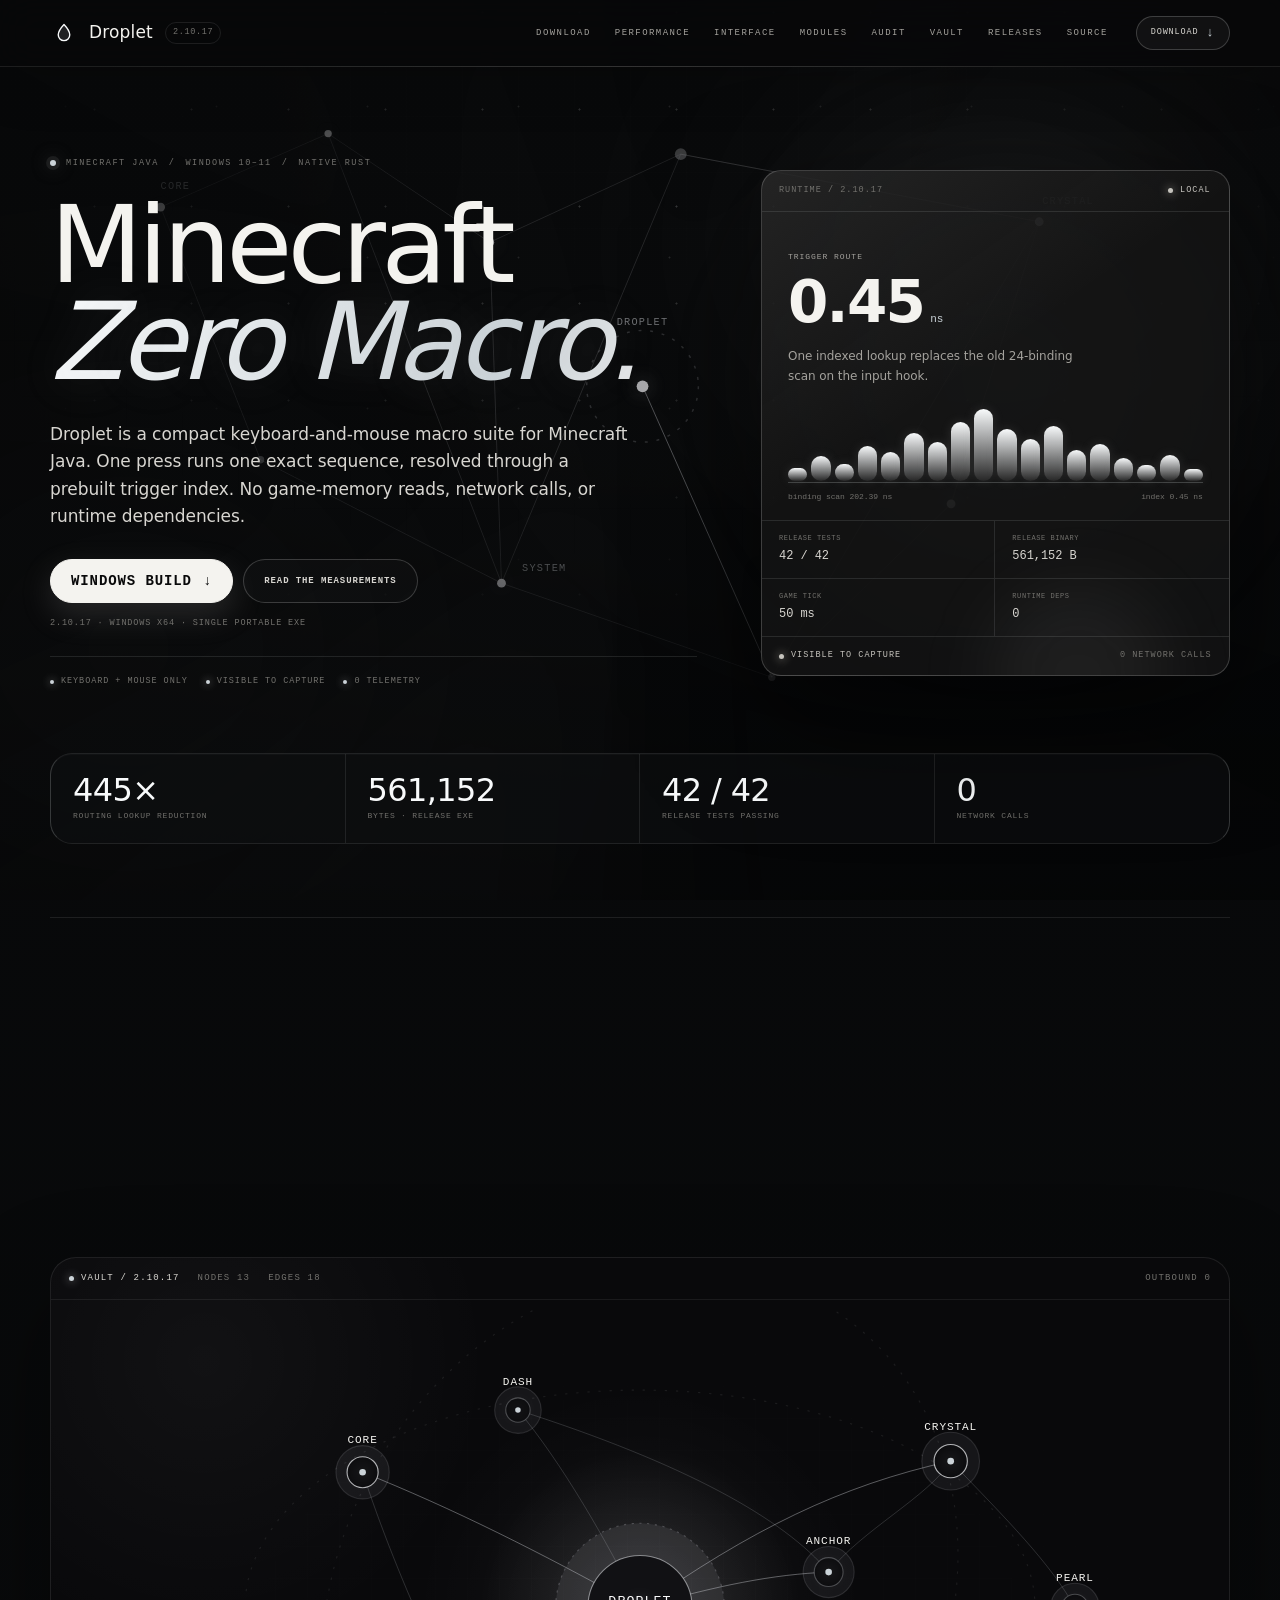
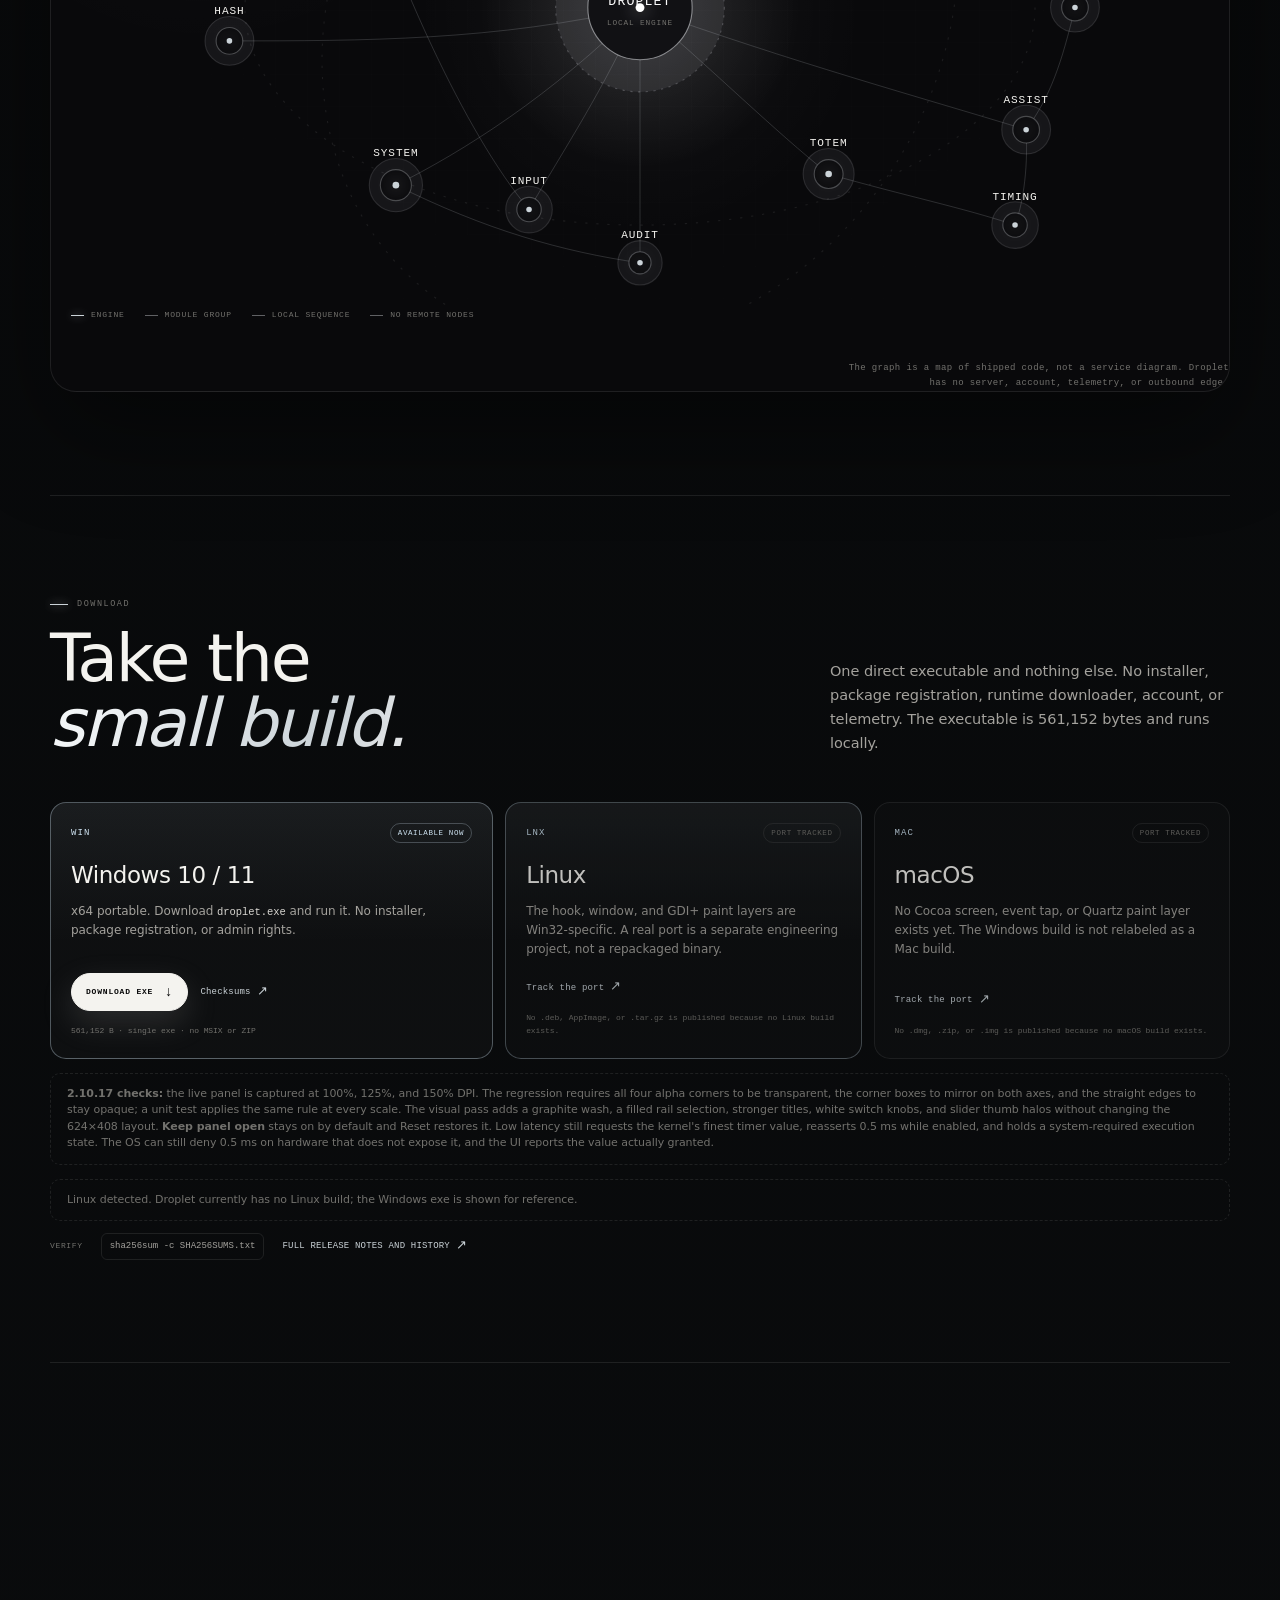
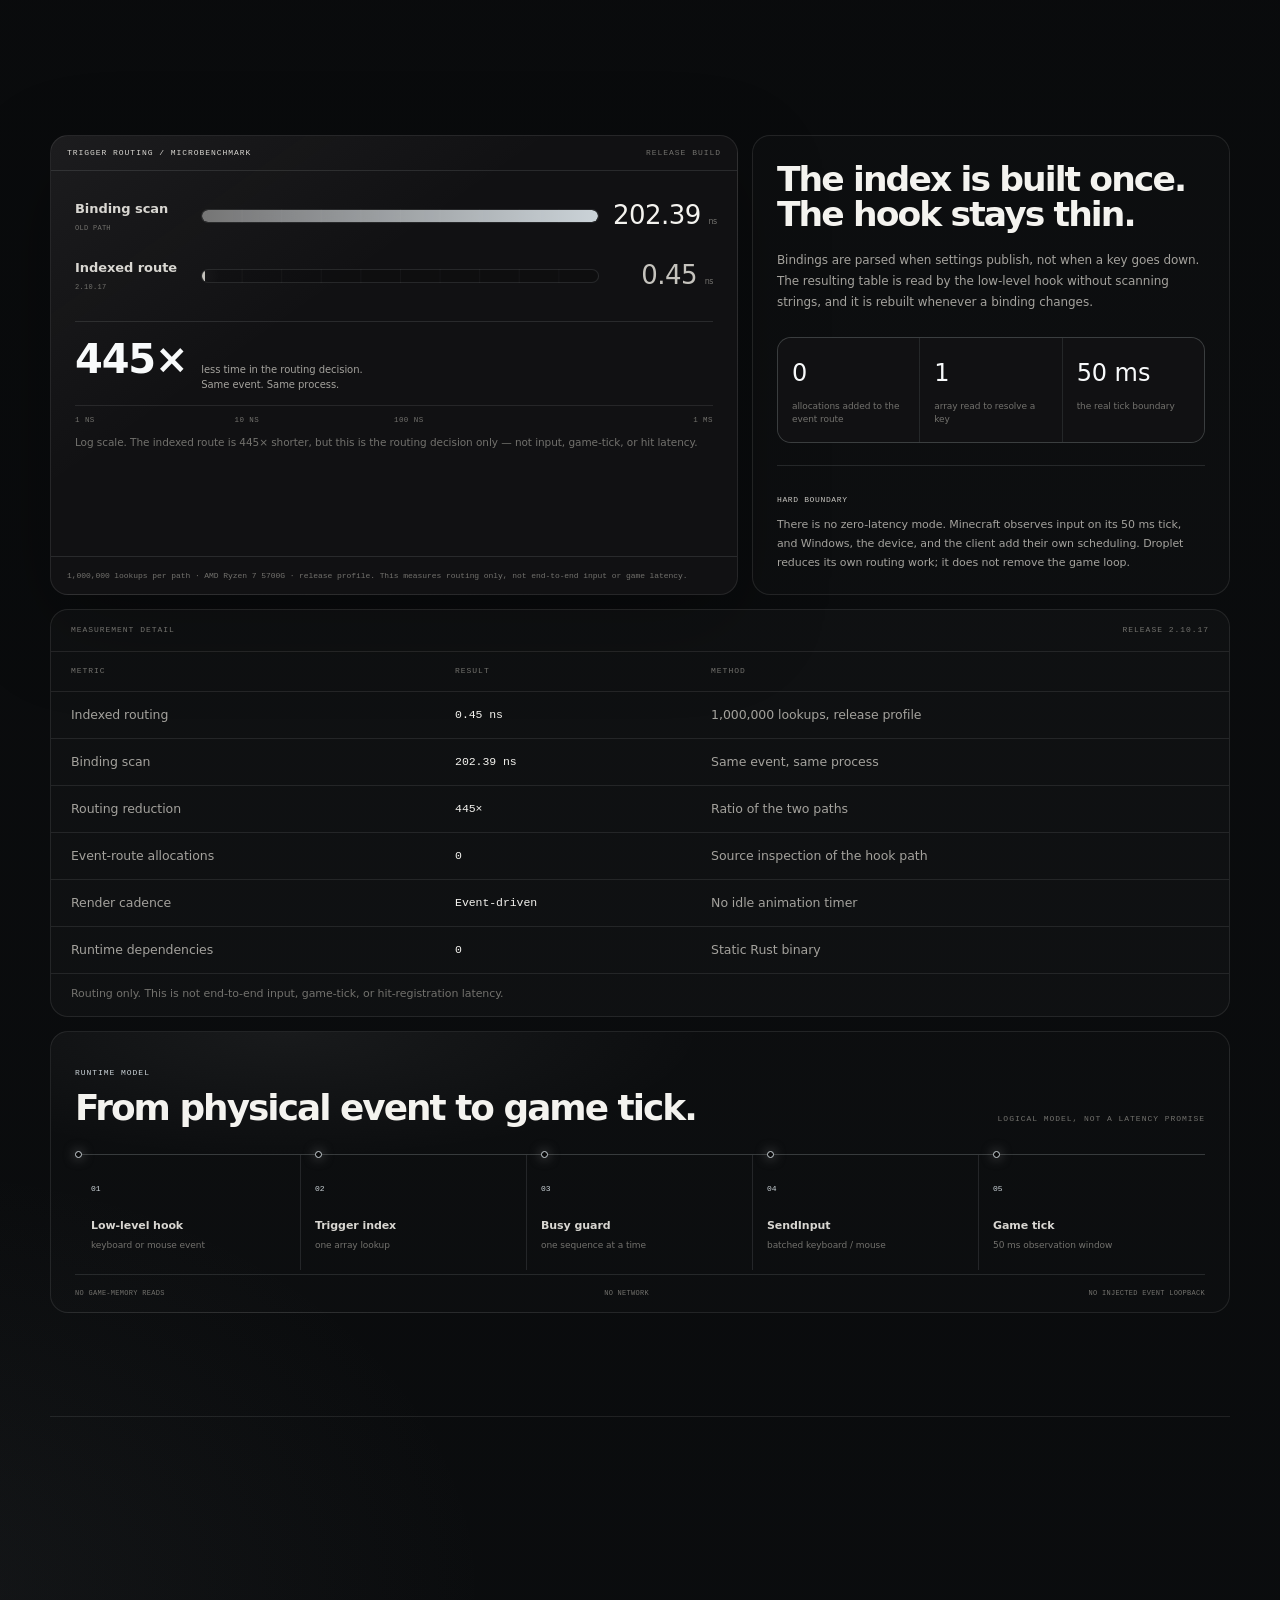
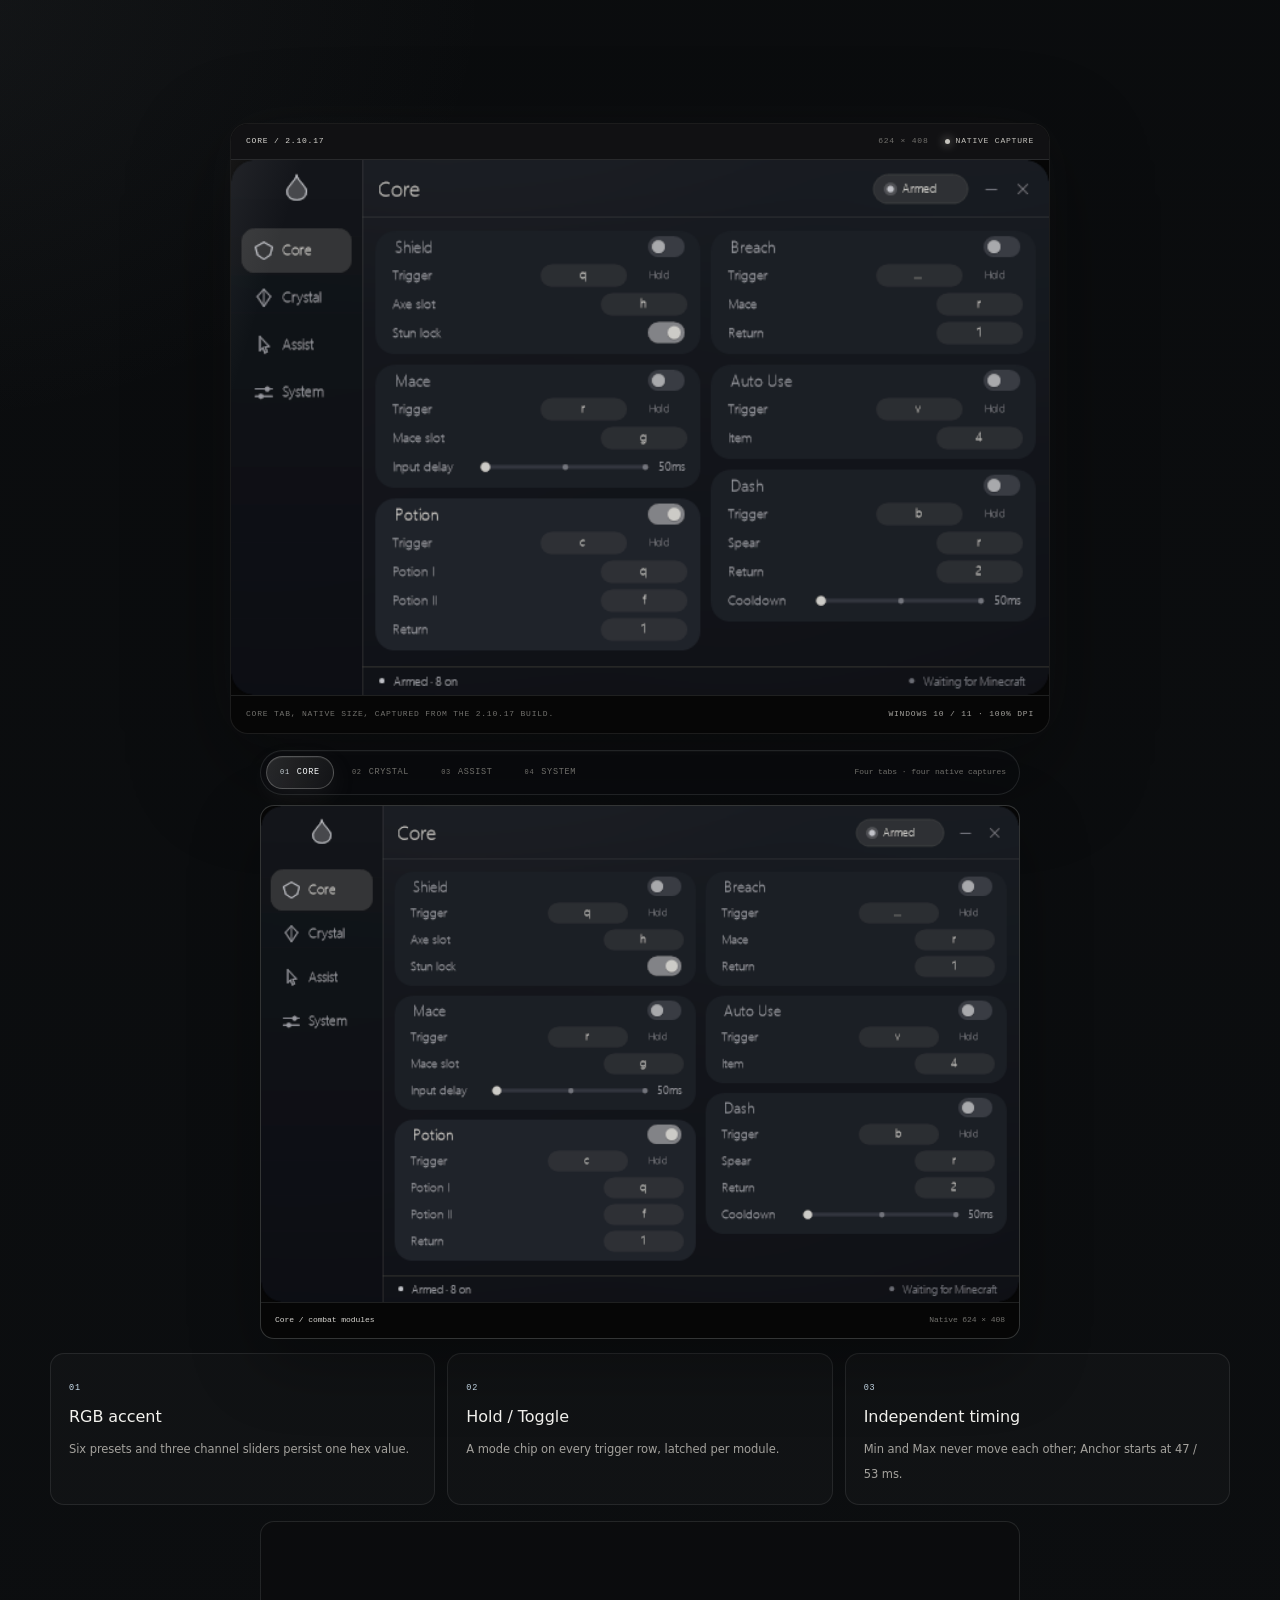
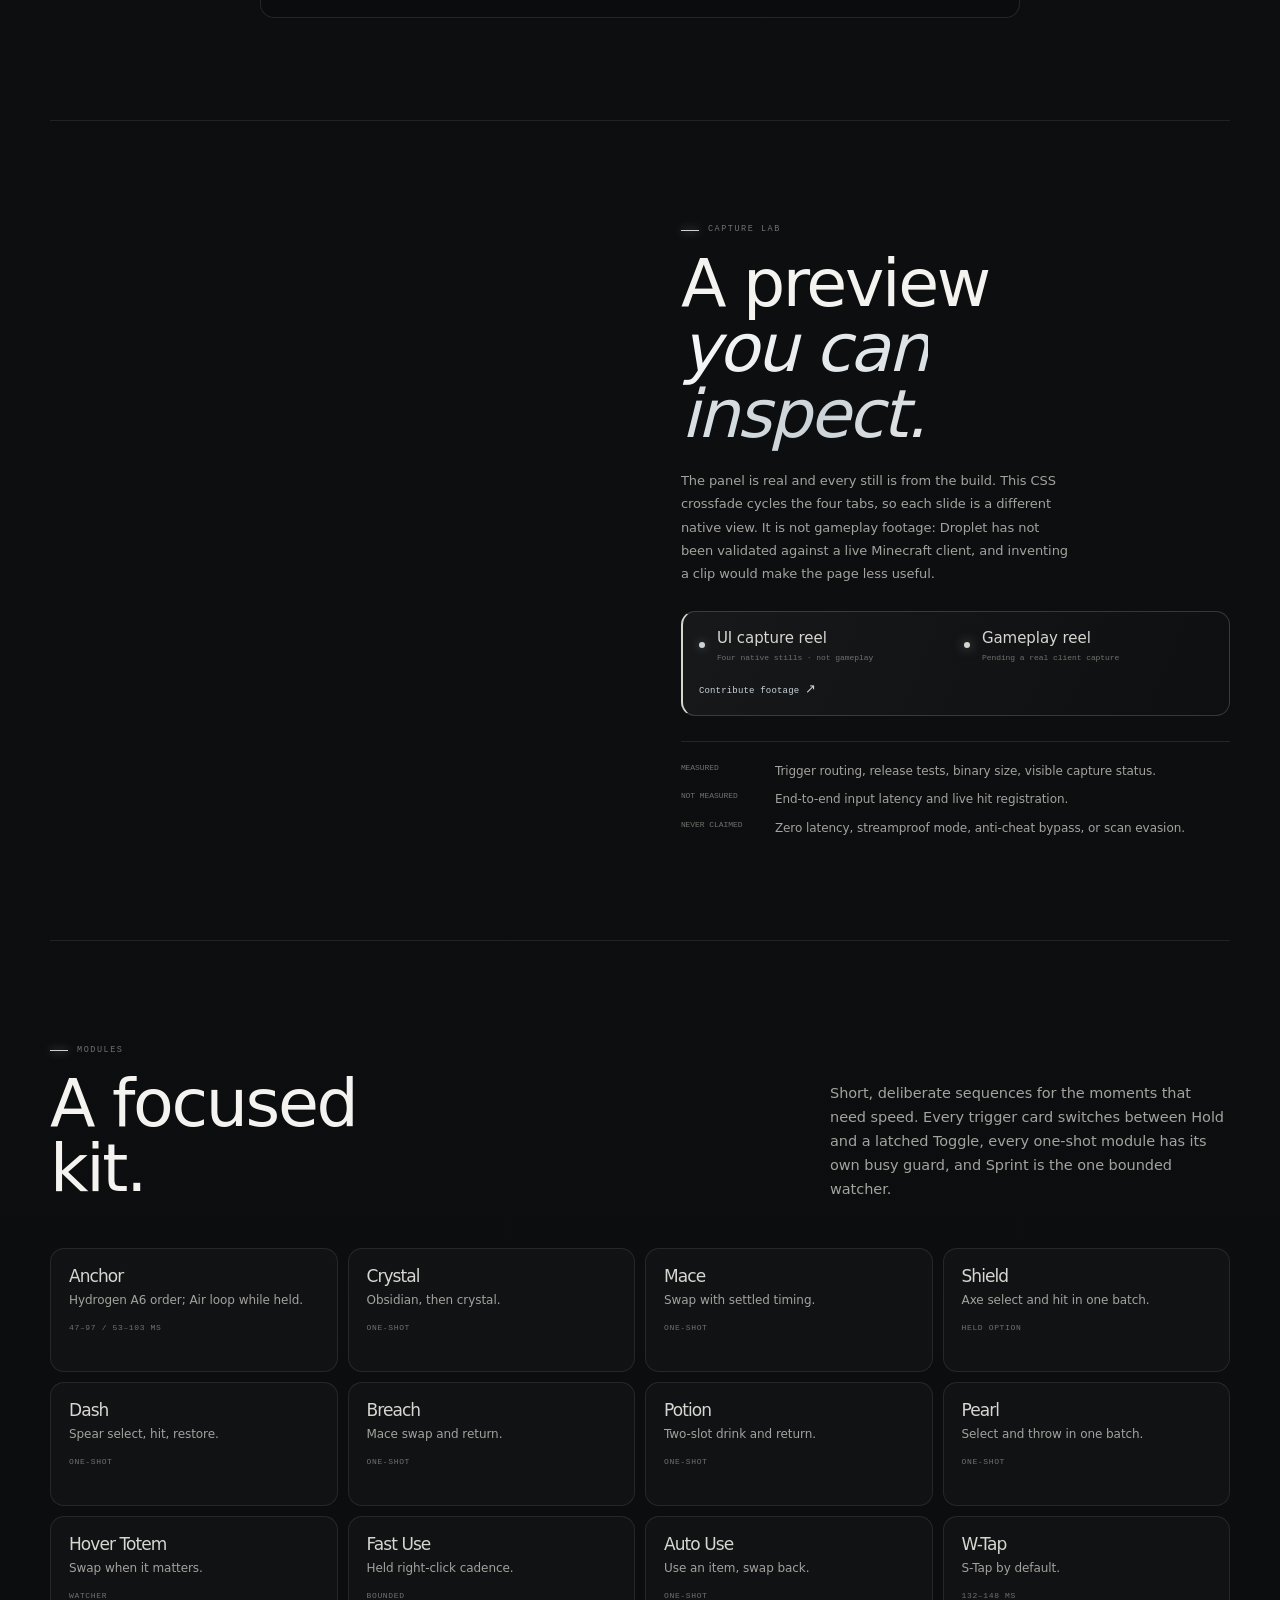
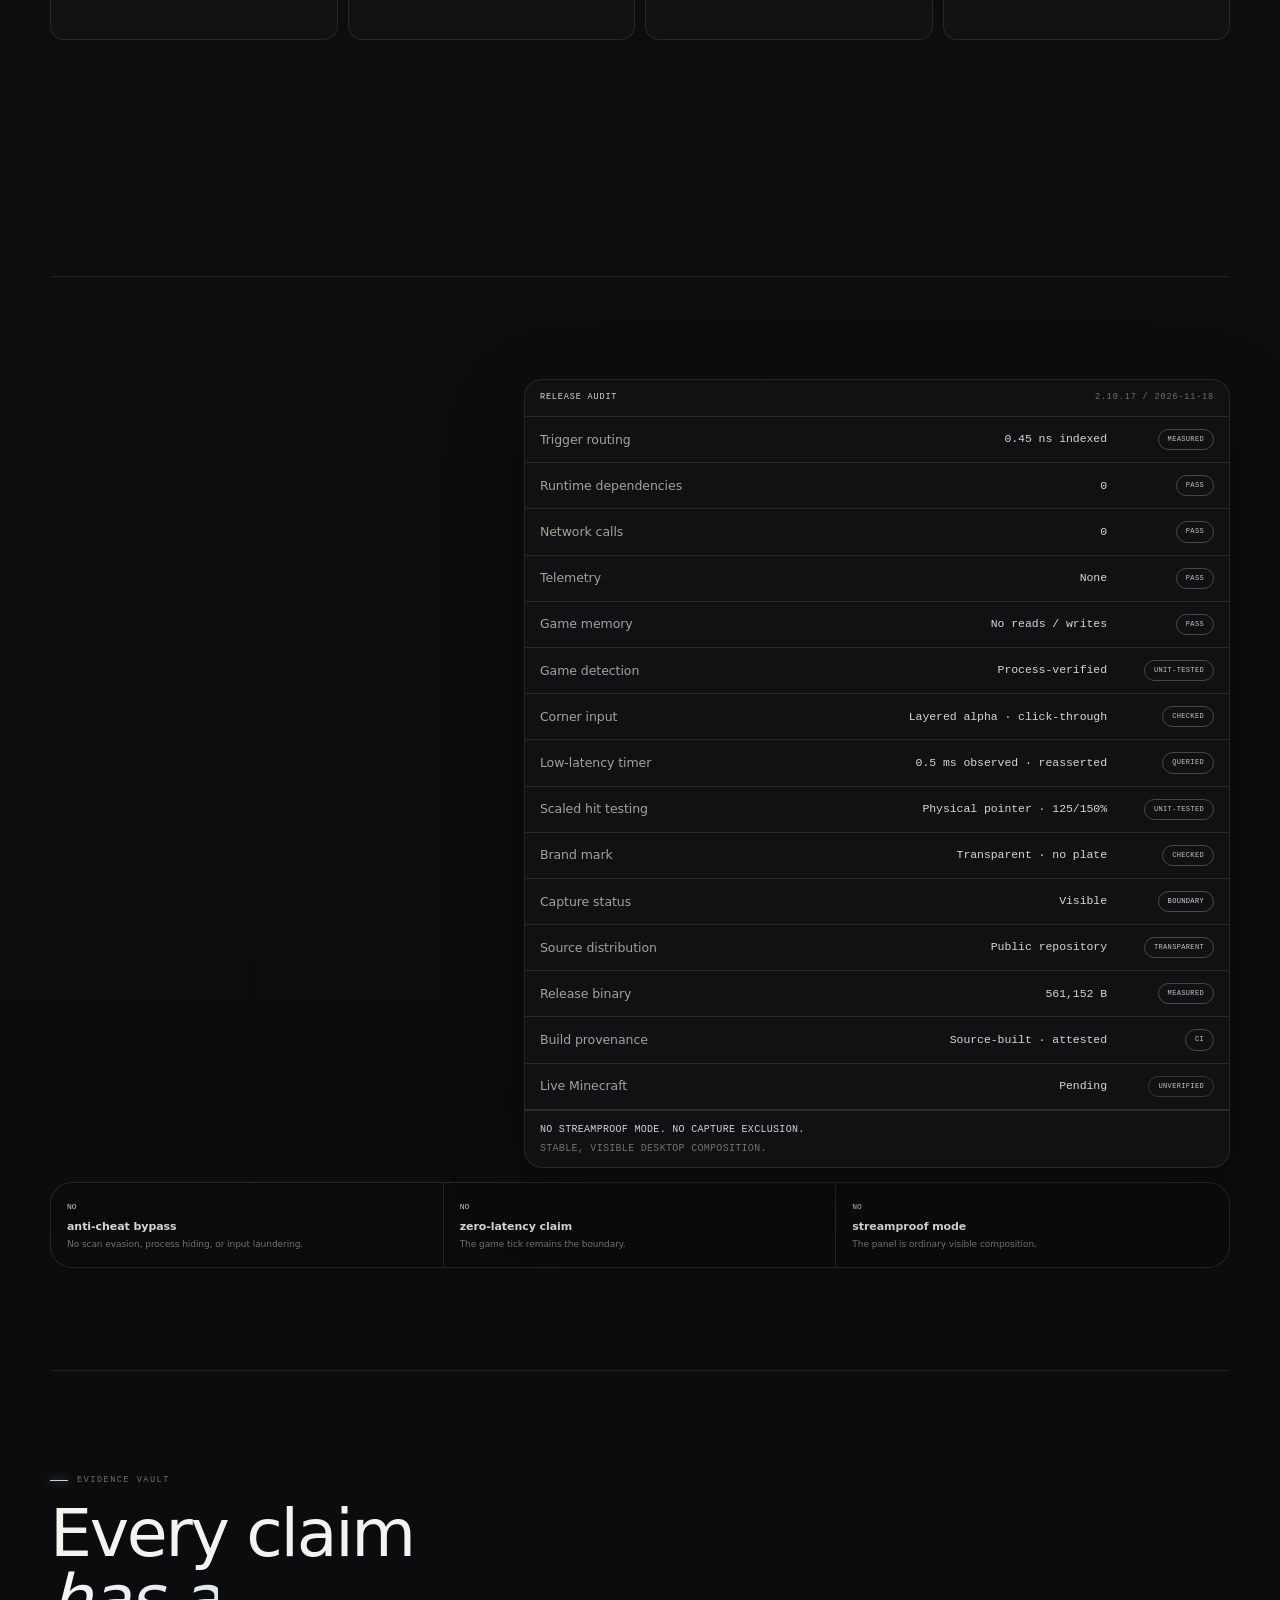
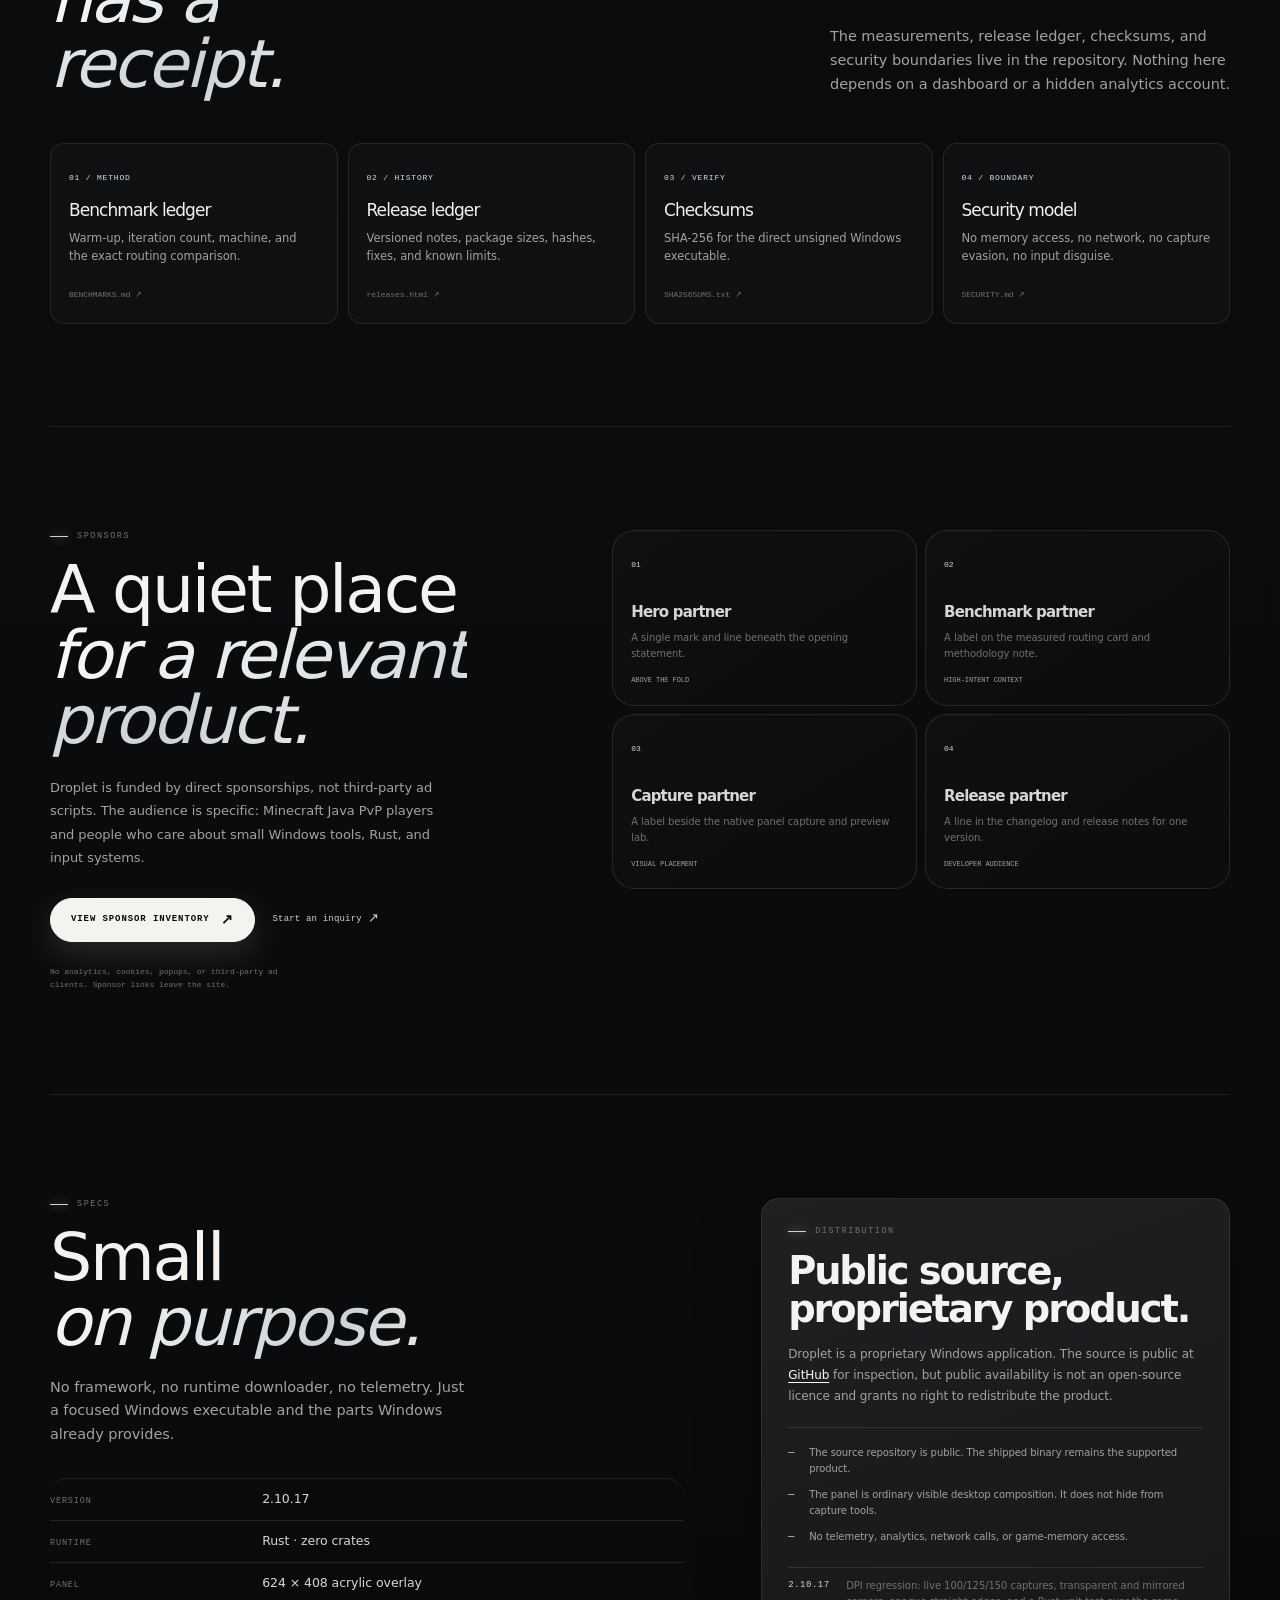
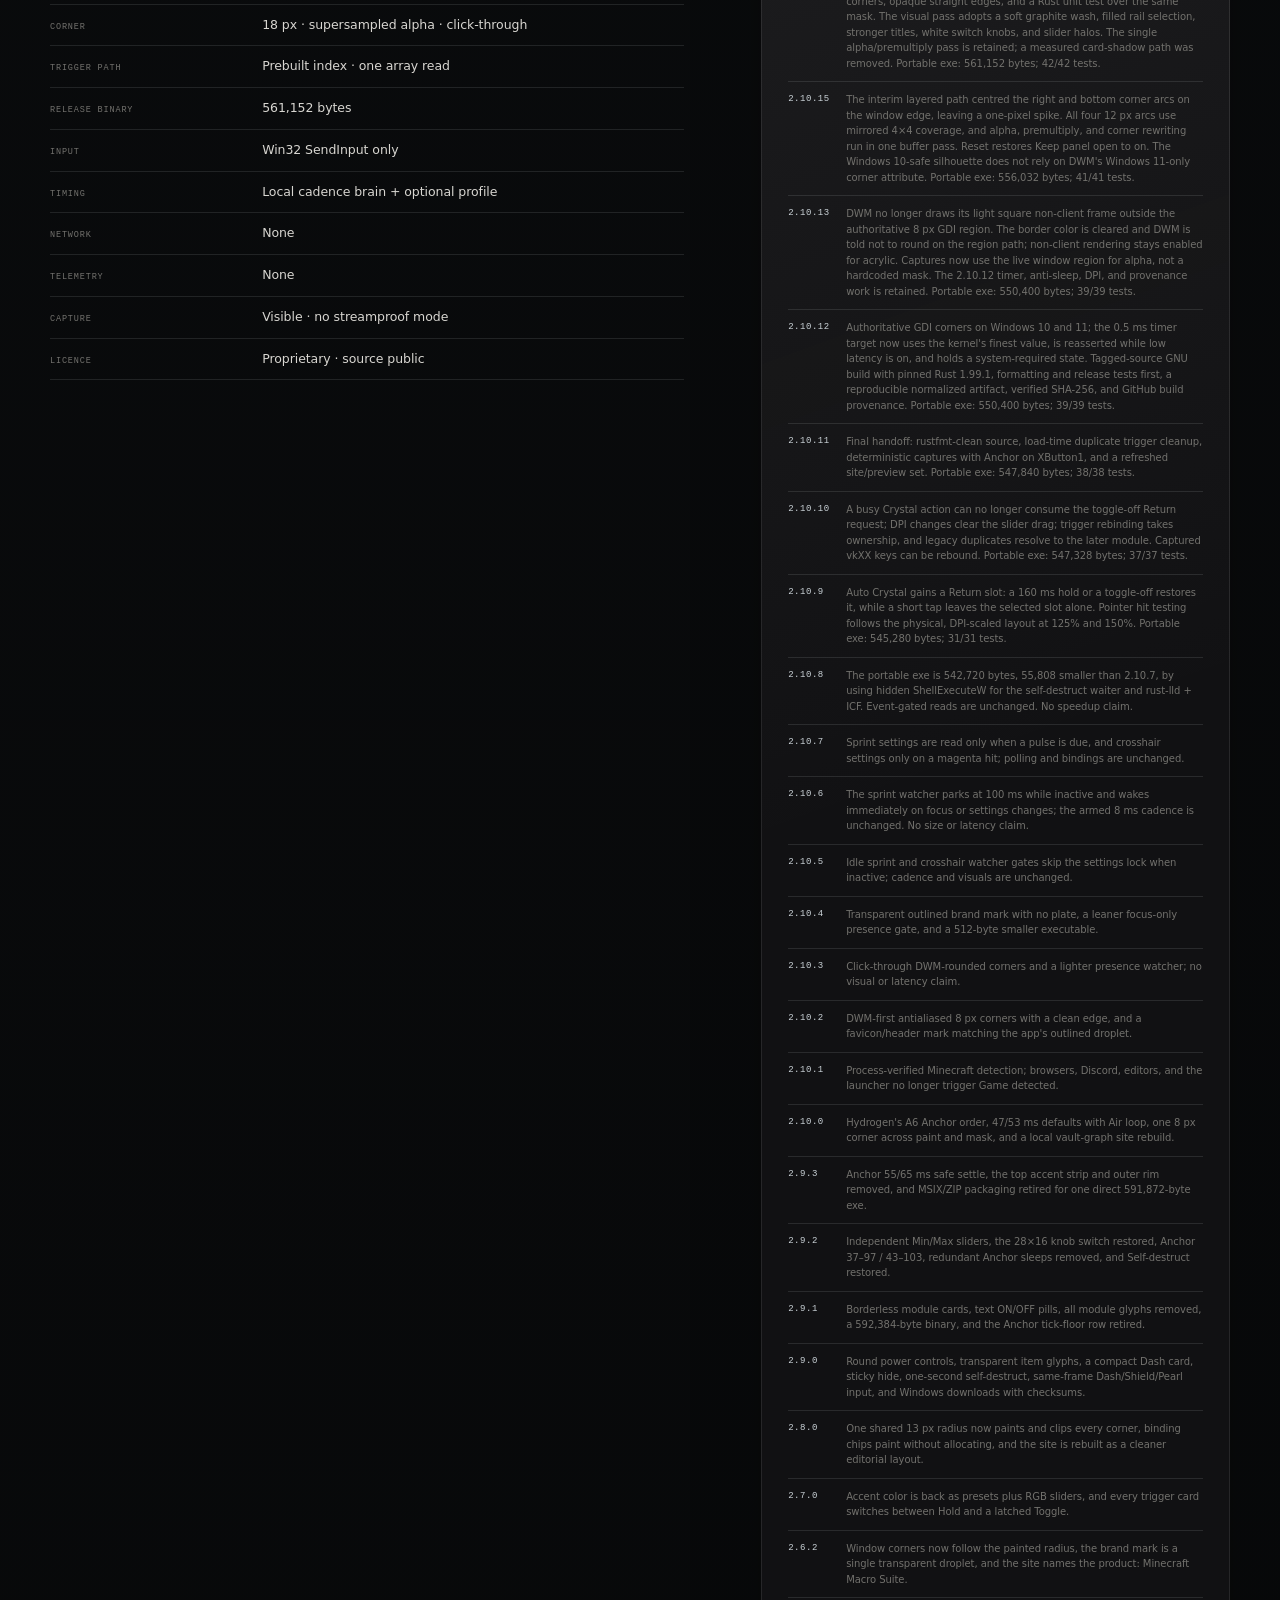
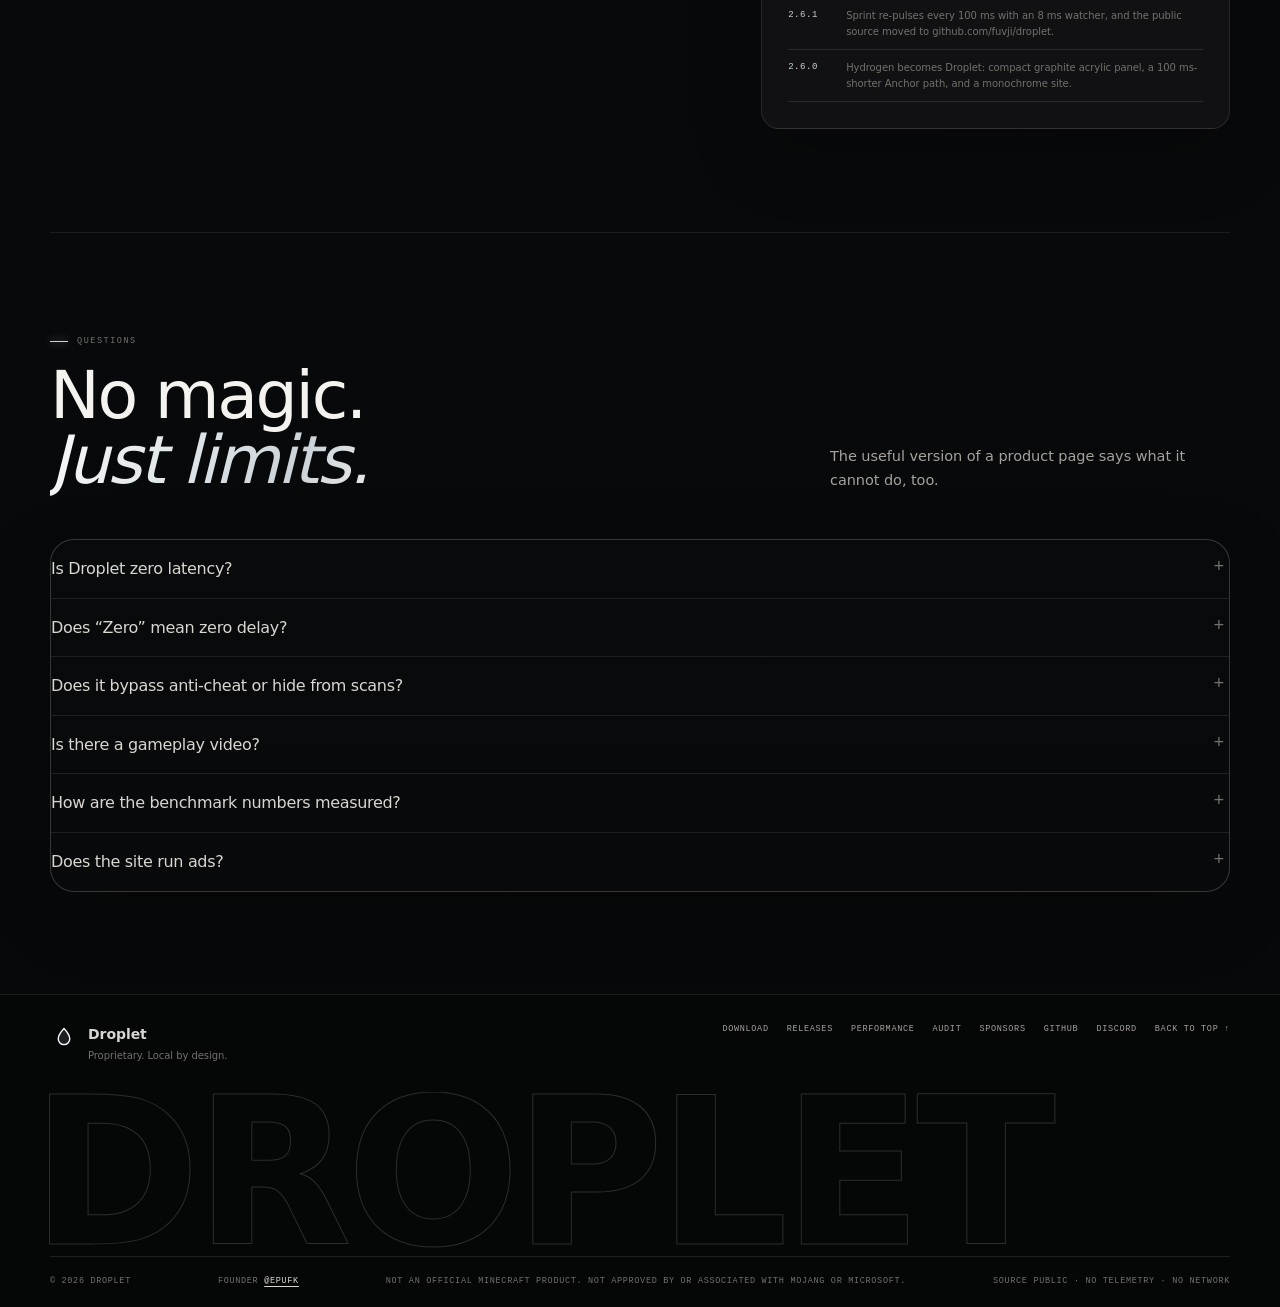
<file: index.html>
<!doctype html>
<html lang="en">
<head>
  <meta charset="utf-8">
  <meta name="viewport" content="width=device-width, initial-scale=1">
  <meta name="color-scheme" content="dark">
  <meta name="theme-color" content="#0a0a0b">
  <title>Droplet — Minecraft Zero Macro</title>
  <meta name="description" content="Droplet is a compact Windows keyboard-and-mouse macro suite for Minecraft Java: pre-indexed input routing, exact one-shot sequences, a native 624×408 panel with antialiased layered corners, a held low-latency timer, and no runtime dependencies.">
  <meta property="og:site_name" content="Droplet">
  <link rel="canonical" href="https://fuvji.github.io/droplet/">
  <meta property="og:type" content="website">
  <meta property="og:title" content="Droplet — Minecraft Zero Macro">
  <meta property="og:description" content="A compact, local Windows keyboard-and-mouse macro suite for Minecraft Java. Pre-indexed routing, exact sequences, no telemetry, no network calls, and no game-memory access.">
  <meta property="og:url" content="https://fuvji.github.io/droplet/">
  <meta property="og:image" content="https://fuvji.github.io/droplet/assets/droplet-core.png?v=2.10.17">
  <meta property="og:image:width" content="624">
  <meta property="og:image:height" content="408">
  <meta property="og:image:alt" content="The Droplet Minecraft Macro Suite Core panel at native 624 by 408 size.">
  <meta name="twitter:card" content="summary_large_image">
  <meta name="twitter:title" content="Droplet — Minecraft Zero Macro">
  <meta name="twitter:description" content="A compact, local Minecraft Java macro suite for Windows. Exact sequences, visible composition, no game-memory access.">
  <meta name="twitter:image" content="https://fuvji.github.io/droplet/assets/droplet-core.png?v=2.10.17">
  <link rel="icon" href="favicon.ico?v=2.10.17-2" type="image/x-icon" sizes="any">
  <link rel="icon" href="favicon.svg?v=2.10.17-2" type="image/svg+xml" sizes="any">
  <link rel="icon" href="assets/favicon-32.png?v=2.10.17-2" sizes="32x32" type="image/png">
  <link rel="icon" href="assets/favicon-16.png?v=2.10.17-2" sizes="16x16" type="image/png">
  <link rel="apple-touch-icon" href="apple-touch-icon.png?v=2.10.17-2" sizes="180x180" type="image/png">
  <link rel="apple-touch-icon-precomposed" href="apple-touch-icon.png?v=2.10.17-2" sizes="180x180" type="image/png">
  <link rel="mask-icon" href="favicon.svg?v=2.10.17-2" color="#f4f3ef">
  <link rel="manifest" href="site.webmanifest?v=2.10.17-2" type="application/manifest+json">
  <meta name="application-name" content="Droplet">
  <meta name="apple-mobile-web-app-title" content="Droplet">
  <link rel="alternate" type="text/plain" href="llms.txt" title="Droplet plain-text summary">
  <link rel="stylesheet" href="style.css?v=2.10.17-1">
  <link rel="stylesheet" href="refine.css?v=2.10.17-1">
  <link rel="stylesheet" href="vault.css?v=2.10.17">
  <link rel="stylesheet" href="motion.css?v=2.10.17-4">
  <script src="downloads.js" defer></script>
  <script src="motion.js?v=2.10.17-6" defer></script>
</head>
<body>
  <a class="skip-link" href="#main">Skip to content</a>
  <div class="ambient" aria-hidden="true">
    <span class="ambient-orb orb-a"></span>
    <span class="ambient-orb orb-b"></span>
    <span class="ambient-orb orb-c"></span>
  </div>

  <header class="site-header">
    <div class="wrap header-inner">
      <a class="brand" href="./" aria-label="Droplet home">
        <span class="brand-mark" aria-hidden="true"><svg viewBox="0 0 24 24"><path d="M12 2.7S5.7 9.4 5.7 14a6.3 6.3 0 0 0 12.6 0C18.3 9.4 12 2.7 12 2.7Z" fill="currentColor" fill-opacity=".11" stroke="currentColor" stroke-width="1.5" stroke-linejoin="round"/></svg></span>
        <span class="brand-name">Droplet</span>
        <span class="brand-version">2.10.17</span>
      </a>
      <nav class="site-nav" aria-label="Primary">
        <a href="#download">Download</a>
        <a href="#performance">Performance</a>
        <a href="#interface">Interface</a>
        <a href="#modules">Modules</a>
        <a href="#audit">Audit</a>
        <a href="#vault-graph">Vault</a>
        <a href="releases.html">Releases</a>
        <a href="https://github.com/fuvji/droplet">Source</a>
      </nav>
      <a class="header-action" href="#download">Download <span aria-hidden="true">↓</span></a>
    </div>
  </header>

  <main id="main">
    <section class="hero wrap" aria-labelledby="hero-title">
      <div class="hero-vault" aria-hidden="true">
        <svg viewBox="0 0 760 520" focusable="false">
          <g class="hv-line">
            <path d="M54 128 168 78 278 152 408 92 652 138"/>
            <path d="M54 128 122 300 286 384 408 92"/>
            <path d="M168 78 286 384"/>
            <path d="M278 152 286 384 470 448 652 138"/>
            <path d="M408 92 652 138 592 330 470 448"/>
            <path class="is-hot" d="M382 250 470 448"/>
          </g>
          <g class="hv-node">
            <circle class="hv-ring" cx="382" cy="250" r="38"/>
            <circle cx="382" cy="250" r="4"/>
            <circle cx="54" cy="128" r="3"/>
            <circle cx="168" cy="78" r="2.5"/>
            <circle cx="278" cy="152" r="3"/>
            <circle class="is-soft" cx="408" cy="92" r="4"/>
            <circle cx="652" cy="138" r="3"/>
            <circle class="is-soft" cx="122" cy="300" r="2.5"/>
            <circle cx="286" cy="384" r="3"/>
            <circle class="is-soft" cx="470" cy="448" r="2.5"/>
            <circle cx="592" cy="330" r="3"/>
            <text x="54" y="116">CORE</text>
            <text x="654" y="126">CRYSTAL</text>
            <text x="300" y="376">SYSTEM</text>
            <text x="382" y="208" text-anchor="middle">DROPLET</text>
          </g>
        </svg>
      </div>
      <div class="hero-copy">
        <p class="eyebrow"><span class="eyebrow-dot" aria-hidden="true"></span>Minecraft Java <span aria-hidden="true">/</span> Windows 10–11 <span aria-hidden="true">/</span> Native Rust</p>
        <h1 id="hero-title">Minecraft<br><em>Zero Macro.</em></h1>
        <p class="lede">Droplet is a compact keyboard-and-mouse macro suite for Minecraft Java. One press runs one exact sequence, resolved through a prebuilt trigger index. No game-memory reads, network calls, or runtime dependencies.</p>
        <div class="actions">
          <a class="button button-primary" href="downloads/droplet.exe" download data-download-primary><span data-download-label>Download exe</span> <span aria-hidden="true">↓</span></a>
          <a class="button button-quiet" href="#performance">Read the measurements</a>
        </div>
        <p class="hero-download-note">2.10.17 · Windows x64 · single portable exe</p>
        <ul class="hero-notes" aria-label="Product boundaries">
          <li>Keyboard + mouse only</li>
          <li>Visible to capture</li>
          <li>0 telemetry</li>
        </ul>
      </div>

      <aside class="console-card" aria-label="Droplet 2.10.17 runtime card">
        <div class="console-head">
          <span>Runtime / 2.10.17</span>
          <span class="status-live"><i aria-hidden="true"></i>Local</span>
        </div>
        <div class="console-main">
          <span class="console-label">Trigger route</span>
          <div class="console-value">0.45<small>ns</small></div>
          <p>One indexed lookup replaces the old 24-binding scan on the input hook.</p>
          <div class="signal-bars" aria-hidden="true">
            <i class="sh18"></i><i class="sh34"></i><i class="sh24"></i><i class="sh48"></i>
            <i class="sh40"></i><i class="sh66"></i><i class="sh54"></i><i class="sh82"></i>
            <i class="sh100"></i><i class="sh72"></i><i class="sh58"></i><i class="sh76"></i>
            <i class="sh43"></i><i class="sh51"></i><i class="sh32"></i><i class="sh22"></i>
            <i class="sh36"></i><i class="sh16"></i>
          </div>
          <div class="signal-caption"><span>binding scan 202.39 ns</span><span>index 0.45 ns</span></div>
        </div>
        <dl class="console-grid">
          <div><dt>Release tests</dt><dd>42 / 42</dd></div>
          <div><dt>Release binary</dt><dd>561,152 B</dd></div>
          <div><dt>Game tick</dt><dd>50 ms</dd></div>
          <div><dt>Runtime deps</dt><dd>0</dd></div>
        </dl>
        <div class="console-foot">
          <span><i aria-hidden="true"></i>Visible to capture</span>
          <span>0 network calls</span>
        </div>
      </aside>
    </section>

    <section class="proof-rail wrap" aria-label="Measured release facts">
      <div><strong>445×</strong><span>routing lookup reduction</span></div>
      <div><strong>561,152</strong><span>bytes · release exe</span></div>
      <div><strong>42 / 42</strong><span>release tests passing</span></div>
      <div><strong>0</strong><span>network calls</span></div>
    </section>

    <aside class="partner-rail wrap" aria-label="Open partner slot">
      <div class="partner-copy">
        <span class="partner-kicker">Partner slot</span>
        <p>Reach Minecraft PvP players and Rust/Windows tooling developers without trackers or popups.</p>
      </div>
      <a class="text-link" href="sponsors.html">Open sponsor inventory <span aria-hidden="true">↗</span></a>
    </aside>

    <section class="section wrap vault-section" id="vault-graph" aria-labelledby="vault-graph-title">
      <div class="section-head vault-head">
        <div>
          <p class="section-tag"><span aria-hidden="true"></span>Vault graph</p>
          <h2 id="vault-graph-title">A local graph,<br><em>not a cloud.</em></h2>
          <div class="vault-kicker">
            <span><i aria-hidden="true"></i>All modules</span>
            <span>Drawn inline</span>
            <span>No outbound edges</span>
          </div>
        </div>
        <p class="section-lede">An Obsidian-style map of the shipped modules. Every node is a local panel; every edge is a sequence Droplet already runs. The graph is inline SVG and CSS, with no graph library, remote font, or analytics.</p>
      </div>
      <div class="vault-shell">
        <div class="vault-toolbar">
          <span><i aria-hidden="true"></i>Vault / 2.10.17</span>
          <span>Nodes 13</span>
          <span>Edges 18</span>
          <span>Outbound 0</span>
        </div>
        <div class="vault-canvas">
          <svg class="vault-map" viewBox="0 0 1040 540" role="img" aria-labelledby="vault-map-title">
            <title id="vault-map-title">Droplet's local vault graph: one engine connected to Core, Crystal, Assist, and System modules.</title>
            <defs>
              <radialGradient id="vault-core-glow" cx="50%" cy="50%" r="50%">
                <stop offset="0" stop-color="#f5f6f8" stop-opacity=".18"/>
                <stop offset="1" stop-color="#f5f6f8" stop-opacity="0"/>
              </radialGradient>
            </defs>
            <ellipse class="vault-orbit" cx="520" cy="270" rx="356" ry="196"/>
            <ellipse class="vault-orbit" cx="520" cy="270" rx="270" ry="320" transform="rotate(34 520 270)"/>
            <g class="vault-links">
              <path class="vault-link is-hot" d="M520 270 C430 220 350 180 270 148"/>
              <path class="vault-link" d="M520 270 C390 300 270 300 150 300"/>
              <path class="vault-link" d="M520 270 C440 350 360 400 300 430"/>
              <path class="vault-link is-hot" d="M520 270 C620 200 700 160 800 138"/>
              <path class="vault-link is-hot" d="M520 270 C590 250 640 240 690 238"/>
              <path class="vault-link" d="M800 138 C850 190 890 230 912 270"/>
              <path class="vault-link" d="M520 270 C590 330 640 380 690 420"/>
              <path class="vault-link" d="M520 270 C660 320 770 350 868 380"/>
              <path class="vault-link" d="M690 420 C760 440 810 450 858 466"/>
              <path class="vault-link" d="M520 270 C490 340 450 400 420 452"/>
              <path class="vault-link" d="M520 270 C520 360 520 440 520 500"/>
              <path class="vault-link" d="M520 270 C490 210 450 140 410 92"/>
              <path class="vault-link" d="M800 138 C780 170 720 200 690 238"/>
              <path class="vault-link" d="M270 148 C300 240 360 380 420 452"/>
              <path class="vault-link" d="M300 430 C380 470 450 490 520 500"/>
              <path class="vault-link" d="M912 270 C900 320 890 350 868 380"/>
              <path class="vault-link" d="M690 238 C650 190 560 140 410 92"/>
              <path class="vault-link" d="M868 380 C870 420 864 450 858 466"/>
            </g>
            <circle class="vault-glow" cx="520" cy="270" r="145"/>
            <g class="vault-node is-core" transform="translate(520 270)">
              <circle class="vault-halo" r="76"/>
              <circle class="vault-ring" r="47"/>
              <circle class="vault-dot" r="4"/>
              <text class="vault-label" y="-2" text-anchor="middle">DROPLET</text>
              <text class="vault-sub" y="16" text-anchor="middle">LOCAL ENGINE</text>
            </g>
            <g class="vault-node is-hot" transform="translate(270 148)">
              <circle class="vault-halo" r="24"/><circle class="vault-ring" r="14"/><circle class="vault-dot" r="3"/>
              <text class="vault-label" y="-26" text-anchor="middle">CORE</text>
            </g>
            <g class="vault-node" transform="translate(150 300)">
              <circle class="vault-halo" r="22"/><circle class="vault-ring" r="12"/><circle class="vault-dot" r="2.5"/>
              <text class="vault-label" y="-24" text-anchor="middle">HASH</text>
            </g>
            <g class="vault-node" transform="translate(300 430)">
              <circle class="vault-halo" r="24"/><circle class="vault-ring" r="14"/><circle class="vault-dot" r="3"/>
              <text class="vault-label" y="-26" text-anchor="middle">SYSTEM</text>
            </g>
            <g class="vault-node is-hot" transform="translate(800 138)">
              <circle class="vault-halo" r="26"/><circle class="vault-ring" r="15"/><circle class="vault-dot" r="3"/>
              <text class="vault-label" y="-28" text-anchor="middle">CRYSTAL</text>
            </g>
            <g class="vault-node" transform="translate(690 238)">
              <circle class="vault-halo" r="23"/><circle class="vault-ring" r="13"/><circle class="vault-dot" r="3"/>
              <text class="vault-label" y="-25" text-anchor="middle">ANCHOR</text>
            </g>
            <g class="vault-node" transform="translate(912 270)">
              <circle class="vault-halo" r="22"/><circle class="vault-ring" r="12"/><circle class="vault-dot" r="2.5"/>
              <text class="vault-label" y="-24" text-anchor="middle">PEARL</text>
            </g>
            <g class="vault-node" transform="translate(690 420)">
              <circle class="vault-halo" r="23"/><circle class="vault-ring" r="13"/><circle class="vault-dot" r="3"/>
              <text class="vault-label" y="-25" text-anchor="middle">TOTEM</text>
            </g>
            <g class="vault-node" transform="translate(868 380)">
              <circle class="vault-halo" r="22"/><circle class="vault-ring" r="12"/><circle class="vault-dot" r="2.5"/>
              <text class="vault-label" y="-24" text-anchor="middle">ASSIST</text>
            </g>
            <g class="vault-node" transform="translate(858 466)">
              <circle class="vault-halo" r="21"/><circle class="vault-ring" r="11"/><circle class="vault-dot" r="2.5"/>
              <text class="vault-label" y="-23" text-anchor="middle">TIMING</text>
            </g>
            <g class="vault-node" transform="translate(420 452)">
              <circle class="vault-halo" r="21"/><circle class="vault-ring" r="11"/><circle class="vault-dot" r="2.5"/>
              <text class="vault-label" y="-23" text-anchor="middle">INPUT</text>
            </g>
            <g class="vault-node" transform="translate(520 500)">
              <circle class="vault-halo" r="20"/><circle class="vault-ring" r="10"/><circle class="vault-dot" r="2.5"/>
              <text class="vault-label" y="-22" text-anchor="middle">AUDIT</text>
            </g>
            <g class="vault-node" transform="translate(410 92)">
              <circle class="vault-halo" r="21"/><circle class="vault-ring" r="11"/><circle class="vault-dot" r="2.5"/>
              <text class="vault-label" y="-23" text-anchor="middle">DASH</text>
            </g>
          </svg>
        </div>
        <div class="vault-legend">
          <span>Engine</span><span>Module group</span><span>Local sequence</span><span>No remote nodes</span>
        </div>
        <p class="vault-note">The graph is a map of shipped code, not a service diagram. Droplet has no server, account, telemetry, or outbound edge.</p>
      </div>
    </section>

    <section class="section wrap" id="download" aria-labelledby="download-title">
      <div class="section-head">
        <div>
          <p class="section-tag"><span aria-hidden="true"></span>Download</p>
          <h2 id="download-title">Take the<br><em>small build.</em></h2>
        </div>
        <p class="section-lede">One direct executable and nothing else. No installer, package registration, runtime downloader, account, or telemetry. The executable is 561,152 bytes and runs locally.</p>
      </div>

      <div class="download-grid" data-platform-grid>
        <article class="download-card is-current" data-os="windows">
          <div class="download-head"><span class="download-icon">WIN</span><span class="download-state">Available now</span></div>
          <h3>Windows 10 / 11</h3>
          <p>x64 portable. Download <code>droplet.exe</code> and run it. No installer, package registration, or admin rights.</p>
          <div class="download-actions">
            <a class="button button-primary" href="downloads/droplet.exe" download>Download exe <span aria-hidden="true">↓</span></a>
            <a class="text-link" href="downloads/SHA256SUMS.txt">Checksums <span aria-hidden="true">↗</span></a>
          </div>
          <small>561,152 B · single exe · no MSIX or ZIP</small>
        </article>
        <article class="download-card is-muted" data-os="linux">
          <div class="download-head"><span class="download-icon">LNX</span><span class="download-state is-pending">Port tracked</span></div>
          <h3>Linux</h3>
          <p>The hook, window, and GDI+ paint layers are Win32-specific. A real port is a separate engineering project, not a repackaged binary.</p>
          <div class="download-actions"><a class="text-link" href="https://github.com/fuvji/droplet/issues/new?title=Linux%20port" rel="noopener">Track the port <span aria-hidden="true">↗</span></a></div>
          <small>No .deb, AppImage, or .tar.gz is published because no Linux build exists.</small>
        </article>
        <article class="download-card is-muted" data-os="macos">
          <div class="download-head"><span class="download-icon">MAC</span><span class="download-state is-pending">Port tracked</span></div>
          <h3>macOS</h3>
          <p>No Cocoa screen, event tap, or Quartz paint layer exists yet. The Windows build is not relabeled as a Mac build.</p>
          <div class="download-actions"><a class="text-link" href="https://github.com/fuvji/droplet/issues/new?title=macOS%20port" rel="noopener">Track the port <span aria-hidden="true">↗</span></a></div>
          <small>No .dmg, .zip, or .img is published because no macOS build exists.</small>
        </article>
      </div>
      <p class="download-note"><strong>2.10.17 checks:</strong> the live panel is captured at 100%, 125%, and 150% DPI. The regression requires all four alpha corners to be transparent, the corner boxes to mirror on both axes, and the straight edges to stay opaque; a unit test applies the same rule at every scale. The visual pass adds a graphite wash, a filled rail selection, stronger titles, white switch knobs, and slider thumb halos without changing the 624×408 layout. <strong>Keep panel open</strong> stays on by default and Reset restores it. Low latency still requests the kernel's finest timer value, reasserts 0.5 ms while enabled, and holds a system-required execution state. The OS can still deny 0.5 ms on hardware that does not expose it, and the UI reports the value actually granted.</p>
      <p class="download-note" data-platform-note>Droplet ships a Windows x64 build. This page checks your platform locally and never sends it anywhere.</p>
      <div class="download-verify">
        <span>Verify</span><code>sha256sum -c SHA256SUMS.txt</code>
        <a class="text-link" href="releases.html">Full release notes and history <span aria-hidden="true">↗</span></a>
      </div>
    </section>

    <section class="section wrap" id="performance" aria-labelledby="performance-title">
      <div class="section-head">
        <div>
          <p class="section-tag"><span aria-hidden="true"></span>Performance</p>
          <h2 id="performance-title">One read.<br><em>Not twenty-four.</em></h2>
        </div>
        <p class="section-lede">The hook used to ask the same question for every event: does this binding match? The indexed route builds the answer once, when settings change, and keeps the event path to a single indexed lookup.</p>
      </div>

      <div class="performance-layout">
        <figure class="benchmark-card">
          <div class="card-head"><span>Trigger routing / microbenchmark</span><span>Release build</span></div>
          <div class="benchmark-body">
            <div class="benchmark-row">
              <div class="bench-label"><span>Binding scan</span><small>old path</small></div>
              <div class="bench-track"><i class="bar-full"></i></div>
              <strong>202.39 <small>ns</small></strong>
            </div>
            <div class="benchmark-row is-fast">
              <div class="bench-label"><span>Indexed route</span><small>2.10.17</small></div>
              <div class="bench-track"><i class="bar-thin"></i></div>
              <strong>0.45 <small>ns</small></strong>
            </div>
            <div class="benchmark-summary">
              <strong>445×</strong>
              <span>less time in the routing decision. Same event. Same process.</span>
            </div>
            <div class="bench-axis" aria-hidden="true"><span>1 ns</span><span>10 ns</span><span>100 ns</span><span>1 µs</span></div>
            <p class="bench-note">Log scale. The indexed route is 445× shorter, but this is the routing decision only — not input, game-tick, or hit latency.</p>
          </div>
          <figcaption>1,000,000 lookups per path · AMD Ryzen 7 5700G · release profile. This measures routing only, not end-to-end input or game latency.</figcaption>
        </figure>

        <div class="performance-copy">
          <h3>The index is built once.<br>The hook stays thin.</h3>
          <p>Bindings are parsed when settings publish, not when a key goes down. The resulting table is read by the low-level hook without scanning strings, and it is rebuilt whenever a binding changes.</p>
          <div class="mini-stats">
            <div><strong>0</strong><span>allocations added to the event route</span></div>
            <div><strong>1</strong><span>array read to resolve a key</span></div>
            <div><strong>50 ms</strong><span>the real tick boundary</span></div>
          </div>
          <div class="boundary-note">
            <span class="boundary-label">Hard boundary</span>
            <p>There is no zero-latency mode. Minecraft observes input on its 50 ms tick, and Windows, the device, and the client add their own scheduling. Droplet reduces its own routing work; it does not remove the game loop.</p>
          </div>
        </div>
      </div>

      <div class="measure-card">
        <div class="measure-head"><span>Measurement detail</span><span>Release 2.10.17</span></div>
        <table class="measure-table">
          <thead><tr><th>Metric</th><th>Result</th><th>Method</th></tr></thead>
          <tbody>
            <tr><td>Indexed routing</td><td>0.45 ns</td><td>1,000,000 lookups, release profile</td></tr>
            <tr><td>Binding scan</td><td>202.39 ns</td><td>Same event, same process</td></tr>
            <tr><td>Routing reduction</td><td>445×</td><td>Ratio of the two paths</td></tr>
            <tr><td>Event-route allocations</td><td>0</td><td>Source inspection of the hook path</td></tr>
            <tr><td>Render cadence</td><td>Event-driven</td><td>No idle animation timer</td></tr>
            <tr><td>Runtime dependencies</td><td>0</td><td>Static Rust binary</td></tr>
          </tbody>
        </table>
        <p class="measure-note">Routing only. This is not end-to-end input, game-tick, or hit-registration latency.</p>
      </div>

      <div class="pipeline-card">
        <div class="pipeline-head">
          <div>
            <span class="card-kicker">Runtime model</span>
            <h3>From physical event to game tick.</h3>
          </div>
          <span class="model-note">Logical model, not a latency promise</span>
        </div>
        <ol class="pipeline" aria-label="Input pipeline">
          <li><span>01</span><b>Low-level hook</b><small>keyboard or mouse event</small></li>
          <li><span>02</span><b>Trigger index</b><small>one array lookup</small></li>
          <li><span>03</span><b>Busy guard</b><small>one sequence at a time</small></li>
          <li><span>04</span><b>SendInput</b><small>batched keyboard / mouse</small></li>
          <li><span>05</span><b>Game tick</b><small>50 ms observation window</small></li>
        </ol>
        <div class="pipeline-foot"><span>No game-memory reads</span><span>No network</span><span>No injected event loopback</span></div>
      </div>
    </section>

    <section class="section wrap" id="interface" aria-labelledby="interface-title">
      <div class="section-head">
        <div>
          <p class="section-tag"><span aria-hidden="true"></span>Interface</p>
          <h2 id="interface-title">The panel<br><em>is the proof.</em></h2>
        </div>
        <p class="section-lede">Captured from the running Windows build, not a mockup. 624 × 408, keyboard-first, painted with the native Windows drawing stack, with an RGB accent picker and a Hold/Toggle chip on every trigger row. Visible to ordinary screen capture.</p>
      </div>

      <figure class="media-frame">
        <div class="media-bar">
          <span class="media-title">CORE / 2.10.17</span>
          <span class="media-meta">624 × 408</span>
          <span class="media-live"><i aria-hidden="true"></i>Native capture</span>
        </div>
        <div class="media-image">
          <img src="assets/droplet-core.png?v=2.10.17" width="624" height="408" alt="The Droplet 2.10.17 Core panel showing Shield, Mace, Potion, Breach, Auto Use, and Dash modules with their bindings and timing controls." loading="lazy" decoding="async">
          <span class="scanline" aria-hidden="true"></span>
        </div>
        <figcaption class="media-caption">
          <span>Core tab, native size, captured from the 2.10.17 build.</span>
          <span>Windows 10 / 11 · 100% DPI</span>
        </figcaption>
      </figure>

      <div class="preview-lab">
        <input class="preview-input" type="radio" name="preview" id="preview-core" checked>
        <input class="preview-input" type="radio" name="preview" id="preview-crystal">
        <input class="preview-input" type="radio" name="preview" id="preview-assist">
        <input class="preview-input" type="radio" name="preview" id="preview-system">
        <div class="preview-tabs" role="group" aria-label="Native panel captures">
          <label for="preview-core"><span>01</span>Core</label>
          <label for="preview-crystal"><span>02</span>Crystal</label>
          <label for="preview-assist"><span>03</span>Assist</label>
          <label for="preview-system"><span>04</span>System</label>
          <span class="preview-hint">Four tabs · four native captures</span>
        </div>
        <div class="preview-stage">
          <figure class="preview-pane pane-core">
            <img src="assets/droplet-core.png?v=2.10.17" width="624" height="408" alt="Native Core tab with Shield, Mace, Potion, Breach, Auto Use, and Dash controls." loading="lazy" decoding="async">
            <figcaption><span>Core / combat modules</span><span>Native 624 × 408</span></figcaption>
          </figure>
          <figure class="preview-pane pane-crystal">
            <img src="assets/droplet-crystal.png?v=2.10.17" width="624" height="408" alt="Native Crystal tab with Auto Crystal, Anchor, Hover Totem, and Pearl controls." loading="lazy" decoding="async">
            <figcaption><span>Crystal / anchor + totem</span><span>Native 624 × 408</span></figcaption>
          </figure>
          <figure class="preview-pane pane-assist">
            <img src="assets/droplet-assist.png?v=2.10.17" width="624" height="408" alt="Native Assist tab with Fast Use, Sprint, Ghost Click, and W-Tap timing controls." loading="lazy" decoding="async">
            <figcaption><span>Assist / timing tools</span><span>Native 624 × 408</span></figcaption>
          </figure>
          <figure class="preview-pane pane-system">
            <img src="assets/droplet-system.png?v=2.10.17" width="624" height="408" alt="Native System tab with appearance, session, danger zone, and performance controls." loading="lazy" decoding="async">
            <figcaption><span>System / appearance + session</span><span>Native 624 × 408</span></figcaption>
          </figure>
        </div>
      </div>

      <ul class="anatomy" aria-label="Panel highlights">
        <li><span>01</span><b>RGB accent</b><small>Six presets and three channel sliders persist one hex value.</small></li>
        <li><span>02</span><b>Hold / Toggle</b><small>A mode chip on every trigger row, latched per module.</small></li>
        <li><span>03</span><b>Independent timing</b><small>Min and Max never move each other; Anchor starts at 47 / 53 ms.</small></li>
      </ul>

      <ul class="interface-facts" aria-label="Interface details">
        <li><span>01</span><b>Four tabs</b><small>Core, Crystal, Assist, System</small></li>
        <li><span>02</span><b>Event-driven paint</b><small>No always-on animation loop</small></li>
        <li><span>03</span><b>One surface</b><small>Tray-native, no separate launcher</small></li>
      </ul>
    </section>

    <section class="section wrap" id="replay" aria-labelledby="replay-title">
      <div class="capture-grid">
        <div class="capture-frame">
          <div class="capture-chrome"><span>UI REEL / FOUR TABS</span><span>624 × 408 STILLS</span><span class="status-live"><i aria-hidden="true"></i>Visible</span></div>
          <div class="capture-image capture-reel" role="img" aria-label="Silent CSS crossfade of the native Core, Crystal, Assist, and System panels. Native stills, not gameplay.">
            <img class="reel-frame" src="assets/droplet-core.png?v=2.10.17" width="624" height="408" alt="" loading="lazy" decoding="async">
            <img class="reel-frame reel-2" src="assets/droplet-crystal.png?v=2.10.17" width="624" height="408" alt="" loading="lazy" decoding="async">
            <img class="reel-frame reel-3" src="assets/droplet-assist.png?v=2.10.17" width="624" height="408" alt="" loading="lazy" decoding="async">
            <img class="reel-frame reel-4" src="assets/droplet-system.png?v=2.10.17" width="624" height="408" alt="" loading="lazy" decoding="async">
            <span class="capture-tag">NATIVE UI / NOT GAMEPLAY</span>
          </div>
          <div class="capture-caption"><span>Core → Crystal → Assist → System</span><span>Silent stills, crossfaded</span></div>
        </div>

        <div class="capture-copy">
          <p class="section-tag"><span aria-hidden="true"></span>Capture lab</p>
          <h2 id="replay-title">A preview<br><em>you can inspect.</em></h2>
          <p>The panel is real and every still is from the build. This CSS crossfade cycles the four tabs, so each slide is a different native view. It is not gameplay footage: Droplet has not been validated against a live Minecraft client, and inventing a clip would make the page less useful.</p>
          <div class="replay-status">
            <div><span class="status-dot" aria-hidden="true"></span><strong>UI capture reel</strong><small>Four native stills · not gameplay</small></div>
            <div><span class="status-dot is-pending" aria-hidden="true"></span><strong>Gameplay reel</strong><small>Pending a real client capture</small></div>
            <a class="text-link" href="https://github.com/fuvji/droplet/issues/new?title=Gameplay%20capture%20for%20Droplet" rel="noopener">Contribute footage <span aria-hidden="true">↗</span></a>
          </div>
          <ul class="capture-checklist">
            <li><span>Measured</span>Trigger routing, release tests, binary size, visible capture status.</li>
            <li><span>Not measured</span>End-to-end input latency and live hit registration.</li>
            <li><span>Never claimed</span>Zero latency, streamproof mode, anti-cheat bypass, or scan evasion.</li>
          </ul>
        </div>
      </div>
    </section>

    <section class="section wrap" id="modules" aria-labelledby="modules-title">
      <div class="section-head">
        <div>
          <p class="section-tag"><span aria-hidden="true"></span>Modules</p>
          <h2 id="modules-title">A focused kit.</h2>
        </div>
        <p class="section-lede">Short, deliberate sequences for the moments that need speed. Every trigger card switches between Hold and a latched Toggle, every one-shot module has its own busy guard, and Sprint is the one bounded watcher.</p>
      </div>

      <div class="module-grid">
        <article class="module-card"><h3>Anchor</h3><p>Hydrogen A6 order; Air loop while held.</p><small>47&ndash;97 / 53&ndash;103 ms</small></article>
        <article class="module-card"><h3>Crystal</h3><p>Obsidian, then crystal.</p><small>one-shot</small></article>
        <article class="module-card"><h3>Mace</h3><p>Swap with settled timing.</p><small>one-shot</small></article>
        <article class="module-card"><h3>Shield</h3><p>Axe select and hit in one batch.</p><small>held option</small></article>
        <article class="module-card"><h3>Dash</h3><p>Spear select, hit, restore.</p><small>one-shot</small></article>
        <article class="module-card"><h3>Breach</h3><p>Mace swap and return.</p><small>one-shot</small></article>
        <article class="module-card"><h3>Potion</h3><p>Two-slot drink and return.</p><small>one-shot</small></article>
        <article class="module-card"><h3>Pearl</h3><p>Select and throw in one batch.</p><small>one-shot</small></article>
        <article class="module-card"><h3>Hover Totem</h3><p>Swap when it matters.</p><small>watcher</small></article>
        <article class="module-card"><h3>Fast Use</h3><p>Held right-click cadence.</p><small>bounded</small></article>
        <article class="module-card"><h3>Auto Use</h3><p>Use an item, swap back.</p><small>one-shot</small></article>
        <article class="module-card"><h3>W-Tap</h3><p>S-Tap by default.</p><small>132–148 ms</small></article>
        <article class="module-card"><h3>Sprint</h3><p>One pulse every 100 ms.</p><small>while W held</small></article>
        <article class="module-card"><h3>Hover inventory</h3><p>Peek without leaving combat.</p><small>one-shot</small></article>
        <article class="module-card"><h3>Ghost Click</h3><p>A small, local click offset.</p><small>1–12 px</small></article>
      </div>
    </section>

    <section class="section wrap" id="audit" aria-labelledby="audit-title">
      <div class="audit-layout">
        <div class="audit-intro">
          <p class="section-tag"><span aria-hidden="true"></span>Audit</p>
          <h2 id="audit-title">Small,<br><em>and checked.</em></h2>
          <p class="section-lede">The boundaries are part of the product. These are source-verified or measured on the release build; live Minecraft hit registration is still a separate test.</p>
          <div class="audit-stamp"><strong>42 / 42</strong><span>release tests passing</span></div>
        </div>

        <div class="audit-panel">
          <div class="audit-head"><span>Release audit</span><span>2.10.17 / 2026-11-18</span></div>
          <ul class="audit-list">
            <li><span class="audit-name">Trigger routing</span><span class="audit-value">0.45 ns indexed</span><span class="audit-state is-pass">measured</span></li>
            <li><span class="audit-name">Runtime dependencies</span><span class="audit-value">0</span><span class="audit-state is-pass">pass</span></li>
            <li><span class="audit-name">Network calls</span><span class="audit-value">0</span><span class="audit-state is-pass">pass</span></li>
            <li><span class="audit-name">Telemetry</span><span class="audit-value">None</span><span class="audit-state is-pass">pass</span></li>
            <li><span class="audit-name">Game memory</span><span class="audit-value">No reads / writes</span><span class="audit-state is-pass">pass</span></li>
            <li><span class="audit-name">Game detection</span><span class="audit-value">Process-verified</span><span class="audit-state is-pass">unit-tested</span></li>
            <li><span class="audit-name">Corner input</span><span class="audit-value">Layered alpha · click-through</span><span class="audit-state is-pass">checked</span></li>
            <li><span class="audit-name">Low-latency timer</span><span class="audit-value">0.5 ms observed · reasserted</span><span class="audit-state is-pass">queried</span></li>
            <li><span class="audit-name">Scaled hit testing</span><span class="audit-value">Physical pointer · 125/150%</span><span class="audit-state is-pass">unit-tested</span></li>
            <li><span class="audit-name">Brand mark</span><span class="audit-value">Transparent · no plate</span><span class="audit-state is-pass">checked</span></li>
            <li><span class="audit-name">Capture status</span><span class="audit-value">Visible</span><span class="audit-state is-boundary">boundary</span></li>
            <li><span class="audit-name">Source distribution</span><span class="audit-value">Public repository</span><span class="audit-state is-pass">transparent</span></li>
            <li><span class="audit-name">Release binary</span><span class="audit-value">561,152 B</span><span class="audit-state is-pass">measured</span></li>
            <li><span class="audit-name">Build provenance</span><span class="audit-value">Source-built · attested</span><span class="audit-state is-pass">CI</span></li>
            <li><span class="audit-name">Live Minecraft</span><span class="audit-value">Pending</span><span class="audit-state is-open">unverified</span></li>
          </ul>
          <div class="audit-foot"><span>No streamproof mode. No capture exclusion.</span><span>Stable, visible desktop composition.</span></div>
        </div>
      </div>

      <div class="boundary-strip">
        <div><span>No</span><b>anti-cheat bypass</b><small>No scan evasion, process hiding, or input laundering.</small></div>
        <div><span>No</span><b>zero-latency claim</b><small>The game tick remains the boundary.</small></div>
        <div><span>No</span><b>streamproof mode</b><small>The panel is ordinary visible composition.</small></div>
      </div>
    </section>

    <section class="section wrap" id="vault" aria-labelledby="vault-title">
      <div class="section-head">
        <div>
          <p class="section-tag"><span aria-hidden="true"></span>Evidence vault</p>
          <h2 id="vault-title">Every claim<br><em>has a receipt.</em></h2>
        </div>
        <p class="section-lede">The measurements, release ledger, checksums, and security boundaries live in the repository. Nothing here depends on a dashboard or a hidden analytics account.</p>
      </div>
      <div class="vault-grid">
        <a class="vault-card" href="https://github.com/fuvji/droplet/blob/main/BENCHMARKS.md" rel="noopener"><span>01 / Method</span><h3>Benchmark ledger</h3><p>Warm-up, iteration count, machine, and the exact routing comparison.</p><small>BENCHMARKS.md ↗</small></a>
        <a class="vault-card" href="releases.html"><span>02 / History</span><h3>Release ledger</h3><p>Versioned notes, package sizes, hashes, fixes, and known limits.</p><small>releases.html ↗</small></a>
        <a class="vault-card" href="downloads/SHA256SUMS.txt"><span>03 / Verify</span><h3>Checksums</h3><p>SHA-256 for the direct unsigned Windows executable.</p><small>SHA256SUMS.txt ↗</small></a>
        <a class="vault-card" href="https://github.com/fuvji/droplet/blob/main/SECURITY.md" rel="noopener"><span>04 / Boundary</span><h3>Security model</h3><p>No memory access, no network, no capture evasion, no input disguise.</p><small>SECURITY.md ↗</small></a>
      </div>
    </section>

    <section class="section wrap" id="sponsors" aria-labelledby="sponsors-title">
      <div class="sponsor-layout">
        <div class="sponsor-copy">
          <p class="section-tag"><span aria-hidden="true"></span>Sponsors</p>
          <h2 id="sponsors-title">A quiet place<br><em>for a relevant product.</em></h2>
          <p>Droplet is funded by direct sponsorships, not third-party ad scripts. The audience is specific: Minecraft Java PvP players and people who care about small Windows tools, Rust, and input systems.</p>
          <div class="sponsor-actions">
            <a class="button button-primary" href="sponsors.html">View sponsor inventory <span aria-hidden="true">↗</span></a>
            <a class="text-link" href="https://github.com/fuvji/droplet/issues/new?title=Sponsorship%20inquiry&amp;body=Company%3A%0APlacement%3A%0ABudget%3A%0ALink%3A" rel="noopener">Start an inquiry <span aria-hidden="true">↗</span></a>
          </div>
          <p class="sponsor-fine">No analytics, cookies, popups, or third-party ad clients. Sponsor links leave the site.</p>
        </div>

        <div class="sponsor-slots">
          <article><span>01</span><h3>Hero partner</h3><p>A single mark and line beneath the opening statement.</p><small>above the fold</small></article>
          <article><span>02</span><h3>Benchmark partner</h3><p>A label on the measured routing card and methodology note.</p><small>high-intent context</small></article>
          <article><span>03</span><h3>Capture partner</h3><p>A label beside the native panel capture and preview lab.</p><small>visual placement</small></article>
          <article><span>04</span><h3>Release partner</h3><p>A line in the changelog and release notes for one version.</p><small>developer audience</small></article>
        </div>
      </div>
    </section>

    <section class="section wrap" id="specs" aria-labelledby="specs-title">
      <div class="spec-layout">
        <div>
          <div class="spec-intro">
            <p class="section-tag"><span aria-hidden="true"></span>Specs</p>
            <h2 id="specs-title">Small<br><em>on purpose.</em></h2>
            <p class="section-lede">No framework, no runtime downloader, no telemetry. Just a focused Windows executable and the parts Windows already provides.</p>
          </div>
          <dl class="spec-list">
            <div class="spec-row"><dt>Version</dt><dd>2.10.17</dd></div>
            <div class="spec-row"><dt>Runtime</dt><dd>Rust · zero crates</dd></div>
            <div class="spec-row"><dt>Panel</dt><dd>624 × 408 acrylic overlay</dd></div>
            <div class="spec-row"><dt>Corner</dt><dd>18 px · supersampled alpha · click-through</dd></div>
            <div class="spec-row"><dt>Trigger path</dt><dd>Prebuilt index · one array read</dd></div>
            <div class="spec-row"><dt>Release binary</dt><dd>561,152 bytes</dd></div>
            <div class="spec-row"><dt>Input</dt><dd>Win32 SendInput only</dd></div>
            <div class="spec-row"><dt>Timing</dt><dd>Local cadence brain + optional profile</dd></div>
            <div class="spec-row"><dt>Network</dt><dd>None</dd></div>
            <div class="spec-row"><dt>Telemetry</dt><dd>None</dd></div>
            <div class="spec-row"><dt>Capture</dt><dd>Visible · no streamproof mode</dd></div>
            <div class="spec-row"><dt>Licence</dt><dd>Proprietary · source public</dd></div>
          </dl>
        </div>

        <aside class="distribution-card" aria-labelledby="distribution-title">
          <p class="section-tag"><span aria-hidden="true"></span>Distribution</p>
          <h3 id="distribution-title">Public source,<br>proprietary product.</h3>
          <p>Droplet is a proprietary Windows application. The source is public at <a href="https://github.com/fuvji/droplet">GitHub</a> for inspection, but public availability is not an open-source licence and grants no right to redistribute the product.</p>
          <ul class="boundary-list">
            <li>The source repository is public. The shipped binary remains the supported product.</li>
            <li>The panel is ordinary visible desktop composition. It does not hide from capture tools.</li>
            <li>No telemetry, analytics, network calls, or game-memory access.</li>
          </ul>
          <div class="release-notes">
            <div><span>2.10.17</span><p>DPI regression: live 100/125/150 captures, transparent and mirrored corners, opaque straight edges, and a Rust unit test over the same mask. The visual pass adopts a soft graphite wash, filled rail selection, stronger titles, white switch knobs, and slider halos. The single alpha/premultiply pass is retained; a measured card-shadow path was removed. Portable exe: 561,152 bytes; 42/42 tests.</p></div>
            <div><span>2.10.15</span><p>The interim layered path centred the right and bottom corner arcs on the window edge, leaving a one-pixel spike. All four 12 px arcs use mirrored 4×4 coverage, and alpha, premultiply, and corner rewriting run in one buffer pass. Reset restores Keep panel open to on. The Windows 10-safe silhouette does not rely on DWM's Windows 11-only corner attribute. Portable exe: 556,032 bytes; 41/41 tests.</p></div>
            <div><span>2.10.13</span><p>DWM no longer draws its light square non-client frame outside the authoritative 8 px GDI region. The border color is cleared and DWM is told not to round on the region path; non-client rendering stays enabled for acrylic. Captures now use the live window region for alpha, not a hardcoded mask. The 2.10.12 timer, anti-sleep, DPI, and provenance work is retained. Portable exe: 550,400 bytes; 39/39 tests.</p></div>
            <div><span>2.10.12</span><p>Authoritative GDI corners on Windows 10 and 11; the 0.5 ms timer target now uses the kernel's finest value, is reasserted while low latency is on, and holds a system-required state. Tagged-source GNU build with pinned Rust 1.99.1, formatting and release tests first, a reproducible normalized artifact, verified SHA-256, and GitHub build provenance. Portable exe: 550,400 bytes; 39/39 tests.</p></div>
            <div><span>2.10.11</span><p>Final handoff: rustfmt-clean source, load-time duplicate trigger cleanup, deterministic captures with Anchor on XButton1, and a refreshed site/preview set. Portable exe: 547,840 bytes; 38/38 tests.</p></div>
            <div><span>2.10.10</span><p>A busy Crystal action can no longer consume the toggle-off Return request; DPI changes clear the slider drag; trigger rebinding takes ownership, and legacy duplicates resolve to the later module. Captured vkXX keys can be rebound. Portable exe: 547,328 bytes; 37/37 tests.</p></div>
            <div><span>2.10.9</span><p>Auto Crystal gains a Return slot: a 160 ms hold or a toggle-off restores it, while a short tap leaves the selected slot alone. Pointer hit testing follows the physical, DPI-scaled layout at 125% and 150%. Portable exe: 545,280 bytes; 31/31 tests.</p></div>
            <div><span>2.10.8</span><p>The portable exe is 542,720 bytes, 55,808 smaller than 2.10.7, by using hidden ShellExecuteW for the self-destruct waiter and rust-lld + ICF. Event-gated reads are unchanged. No speedup claim.</p></div>
            <div><span>2.10.7</span><p>Sprint settings are read only when a pulse is due, and crosshair settings only on a magenta hit; polling and bindings are unchanged.</p></div>
            <div><span>2.10.6</span><p>The sprint watcher parks at 100 ms while inactive and wakes immediately on focus or settings changes; the armed 8 ms cadence is unchanged. No size or latency claim.</p></div>
            <div><span>2.10.5</span><p>Idle sprint and crosshair watcher gates skip the settings lock when inactive; cadence and visuals are unchanged.</p></div>
            <div><span>2.10.4</span><p>Transparent outlined brand mark with no plate, a leaner focus-only presence gate, and a 512-byte smaller executable.</p></div>
            <div><span>2.10.3</span><p>Click-through DWM-rounded corners and a lighter presence watcher; no visual or latency claim.</p></div>
            <div><span>2.10.2</span><p>DWM-first antialiased 8 px corners with a clean edge, and a favicon/header mark matching the app's outlined droplet.</p></div>
            <div><span>2.10.1</span><p>Process-verified Minecraft detection; browsers, Discord, editors, and the launcher no longer trigger Game detected.</p></div>
            <div><span>2.10.0</span><p>Hydrogen's A6 Anchor order, 47/53 ms defaults with Air loop, one 8 px corner across paint and mask, and a local vault-graph site rebuild.</p></div>
            <div><span>2.9.3</span><p>Anchor 55/65 ms safe settle, the top accent strip and outer rim removed, and MSIX/ZIP packaging retired for one direct 591,872-byte exe.</p></div>
            <div><span>2.9.2</span><p>Independent Min/Max sliders, the 28×16 knob switch restored, Anchor 37–97 / 43–103, redundant Anchor sleeps removed, and Self-destruct restored.</p></div>
            <div><span>2.9.1</span><p>Borderless module cards, text ON/OFF pills, all module glyphs removed, a 592,384-byte binary, and the Anchor tick-floor row retired.</p></div>
            <div><span>2.9.0</span><p>Round power controls, transparent item glyphs, a compact Dash card, sticky hide, one-second self-destruct, same-frame Dash/Shield/Pearl input, and Windows downloads with checksums.</p></div>
            <div><span>2.8.0</span><p>One shared 13 px radius now paints and clips every corner, binding chips paint without allocating, and the site is rebuilt as a cleaner editorial layout.</p></div>
            <div><span>2.7.0</span><p>Accent color is back as presets plus RGB sliders, and every trigger card switches between Hold and a latched Toggle.</p></div>
            <div><span>2.6.2</span><p>Window corners now follow the painted radius, the brand mark is a single transparent droplet, and the site names the product: Minecraft Macro Suite.</p></div>
            <div><span>2.6.1</span><p>Sprint re-pulses every 100 ms with an 8 ms watcher, and the public source moved to github.com/fuvji/droplet.</p></div>
            <div><span>2.6.0</span><p>Hydrogen becomes Droplet: compact graphite acrylic panel, a 100 ms-shorter Anchor path, and a monochrome site.</p></div>
          </div>
        </aside>
      </div>
    </section>

    <section class="section wrap" id="faq" aria-labelledby="faq-title">
      <div class="section-head">
        <div>
          <p class="section-tag"><span aria-hidden="true"></span>Questions</p>
          <h2 id="faq-title">No magic.<br><em>Just limits.</em></h2>
        </div>
        <p class="section-lede">The useful version of a product page says what it cannot do, too.</p>
      </div>
      <div class="faq-list">
        <details>
          <summary>Is Droplet zero latency?</summary>
          <p>No. The routing decision is fast, but Minecraft still observes input on a 50 ms tick and Windows adds scheduling. The measured number is a routing-table microbenchmark, not a promise about game response.</p>
        </details>
        <details>
          <summary>Does “Zero” mean zero delay?</summary>
          <p>No. “Zero Macro” is the product name, not a latency claim. Droplet removes its own avoidable routing work; it cannot remove the game loop, the device path, or the OS scheduler.</p>
        </details>
        <details>
          <summary>Does it bypass anti-cheat or hide from scans?</summary>
          <p>No. Droplet does not read or modify game memory, hide processes, evade scans, or disguise input. It sends ordinary keyboard and mouse events through SendInput and remains visible to capture.</p>
        </details>
        <details>
          <summary>Is there a gameplay video?</summary>
          <p>Not yet. The site includes a silent CSS crossfade built from four different native panel stills; it is not gameplay. No live Minecraft client is available in this workspace, so a real clip can be added after live validation.</p>
        </details>
        <details>
          <summary>How are the benchmark numbers measured?</summary>
          <p>The release test warms both paths, then times 1,000,000 lookups of the same key event on an AMD Ryzen 7 5700G. The indexed path reads one array; the old path scans the bindings. The test and method are in <a href="https://github.com/fuvji/droplet/blob/main/BENCHMARKS.md">BENCHMARKS.md</a>.</p>
        </details>
        <details>
          <summary>Does the site run ads?</summary>
          <p>No third-party ad client, analytics, or cookies. Sponsor placements are direct and static; sponsor links leave the site. See the <a href="sponsors.html">sponsor inventory</a>.</p>
        </details>
      </div>
    </section>
  </main>

  <footer class="site-footer">
    <div class="wrap footer-top">
      <div class="footer-brand">
        <span class="brand-mark" aria-hidden="true"><svg viewBox="0 0 24 24"><path d="M12 2.7S5.7 9.4 5.7 14a6.3 6.3 0 0 0 12.6 0C18.3 9.4 12 2.7 12 2.7Z" fill="currentColor" fill-opacity=".11" stroke="currentColor" stroke-width="1.5" stroke-linejoin="round"/></svg></span>
        <div><strong>Droplet</strong><p>Proprietary. Local by design.</p></div>
      </div>
      <div class="footer-links" aria-label="Footer">
        <a href="#download">Download</a>
        <a href="releases.html">Releases</a>
        <a href="#performance">Performance</a>
        <a href="#audit">Audit</a>
        <a href="sponsors.html">Sponsors</a>
        <a href="https://github.com/fuvji/droplet">GitHub</a>
        <a href="https://discord.gg/fvrdYzrQjq" rel="noopener">Discord</a>
        <a href="#main">Back to top ↑</a>
      </div>
    </div>
    <a class="footer-wordmark" href="./" aria-label="Droplet home">DROPLET</a>
    <div class="wrap footer-bottom">
      <span>© 2026 Droplet</span>
      <span class="footer-founder">Founder <a href="https://github.com/epufk" rel="noopener">@epufk</a></span>
      <span>Not an official Minecraft product. Not approved by or associated with Mojang or Microsoft.</span>
      <span>Source public · No telemetry · No network</span>
    </div>
  </footer>
</body>
</html>
</file>
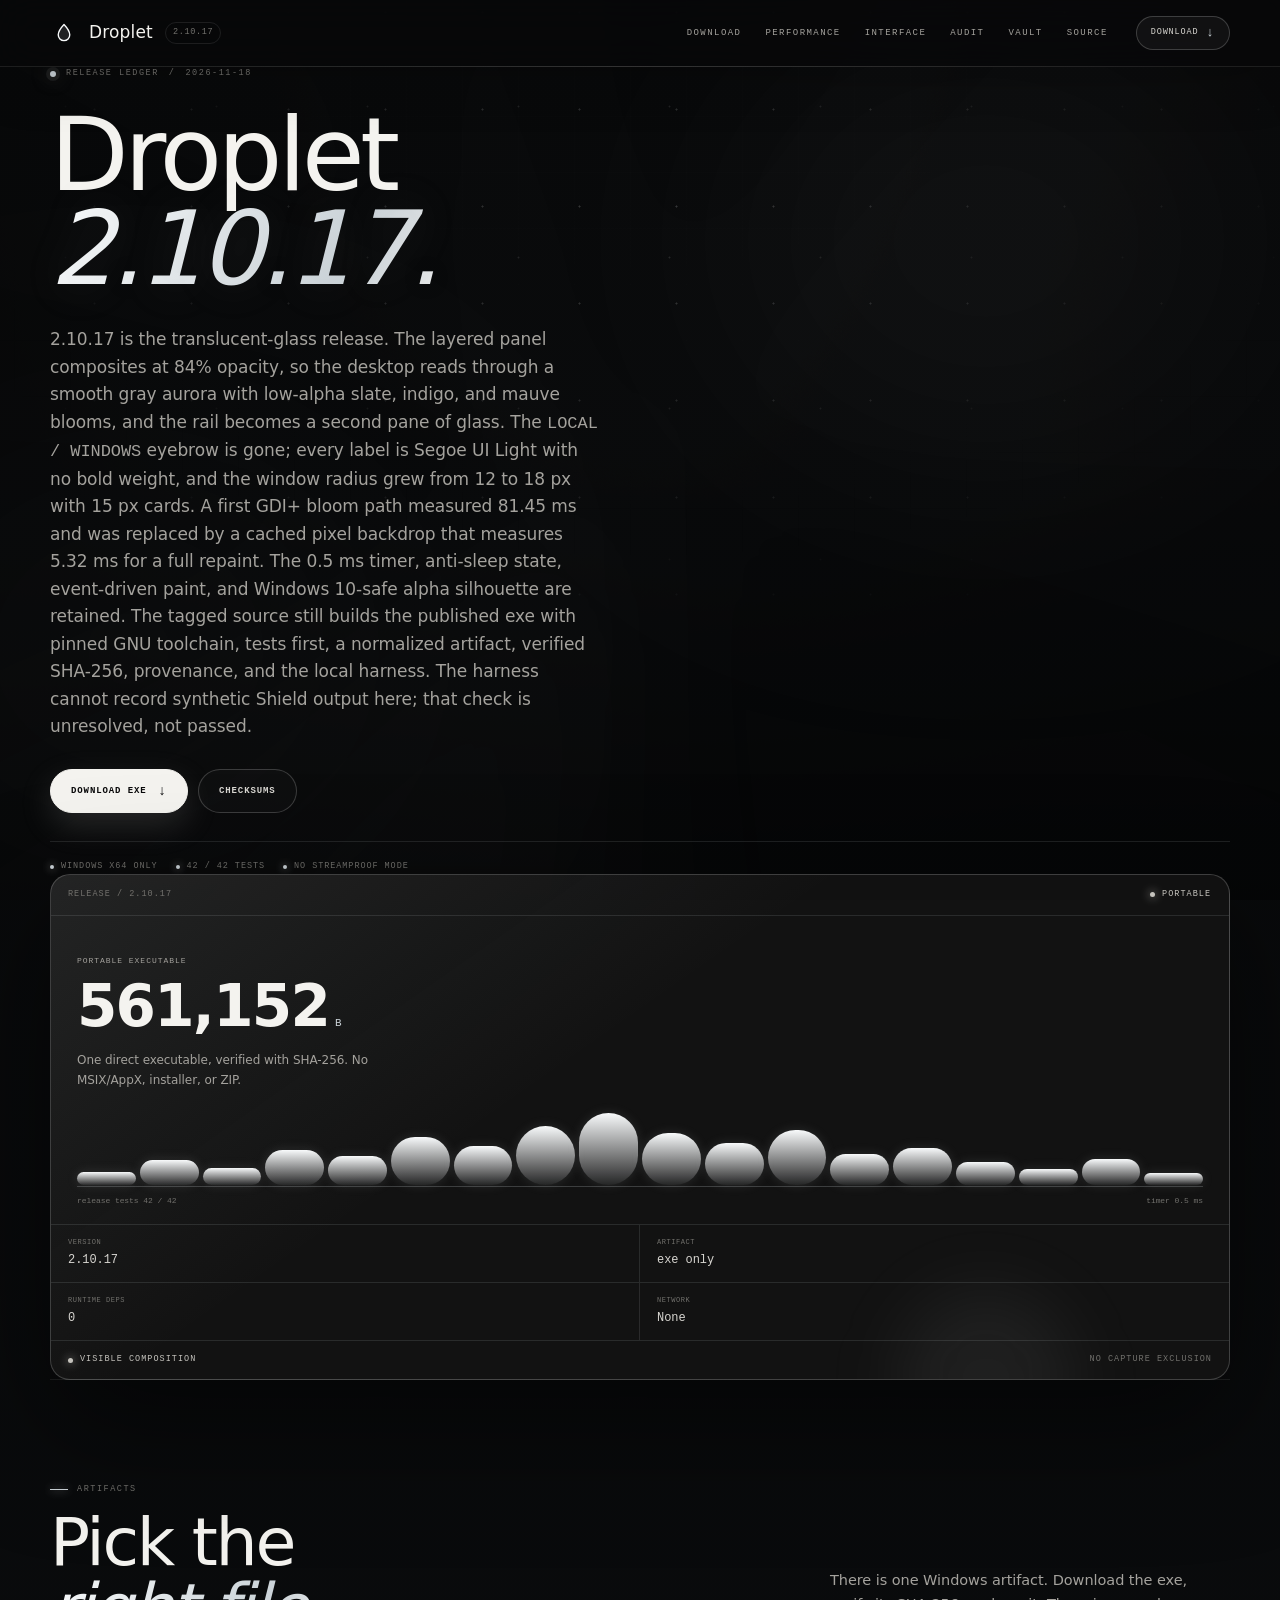
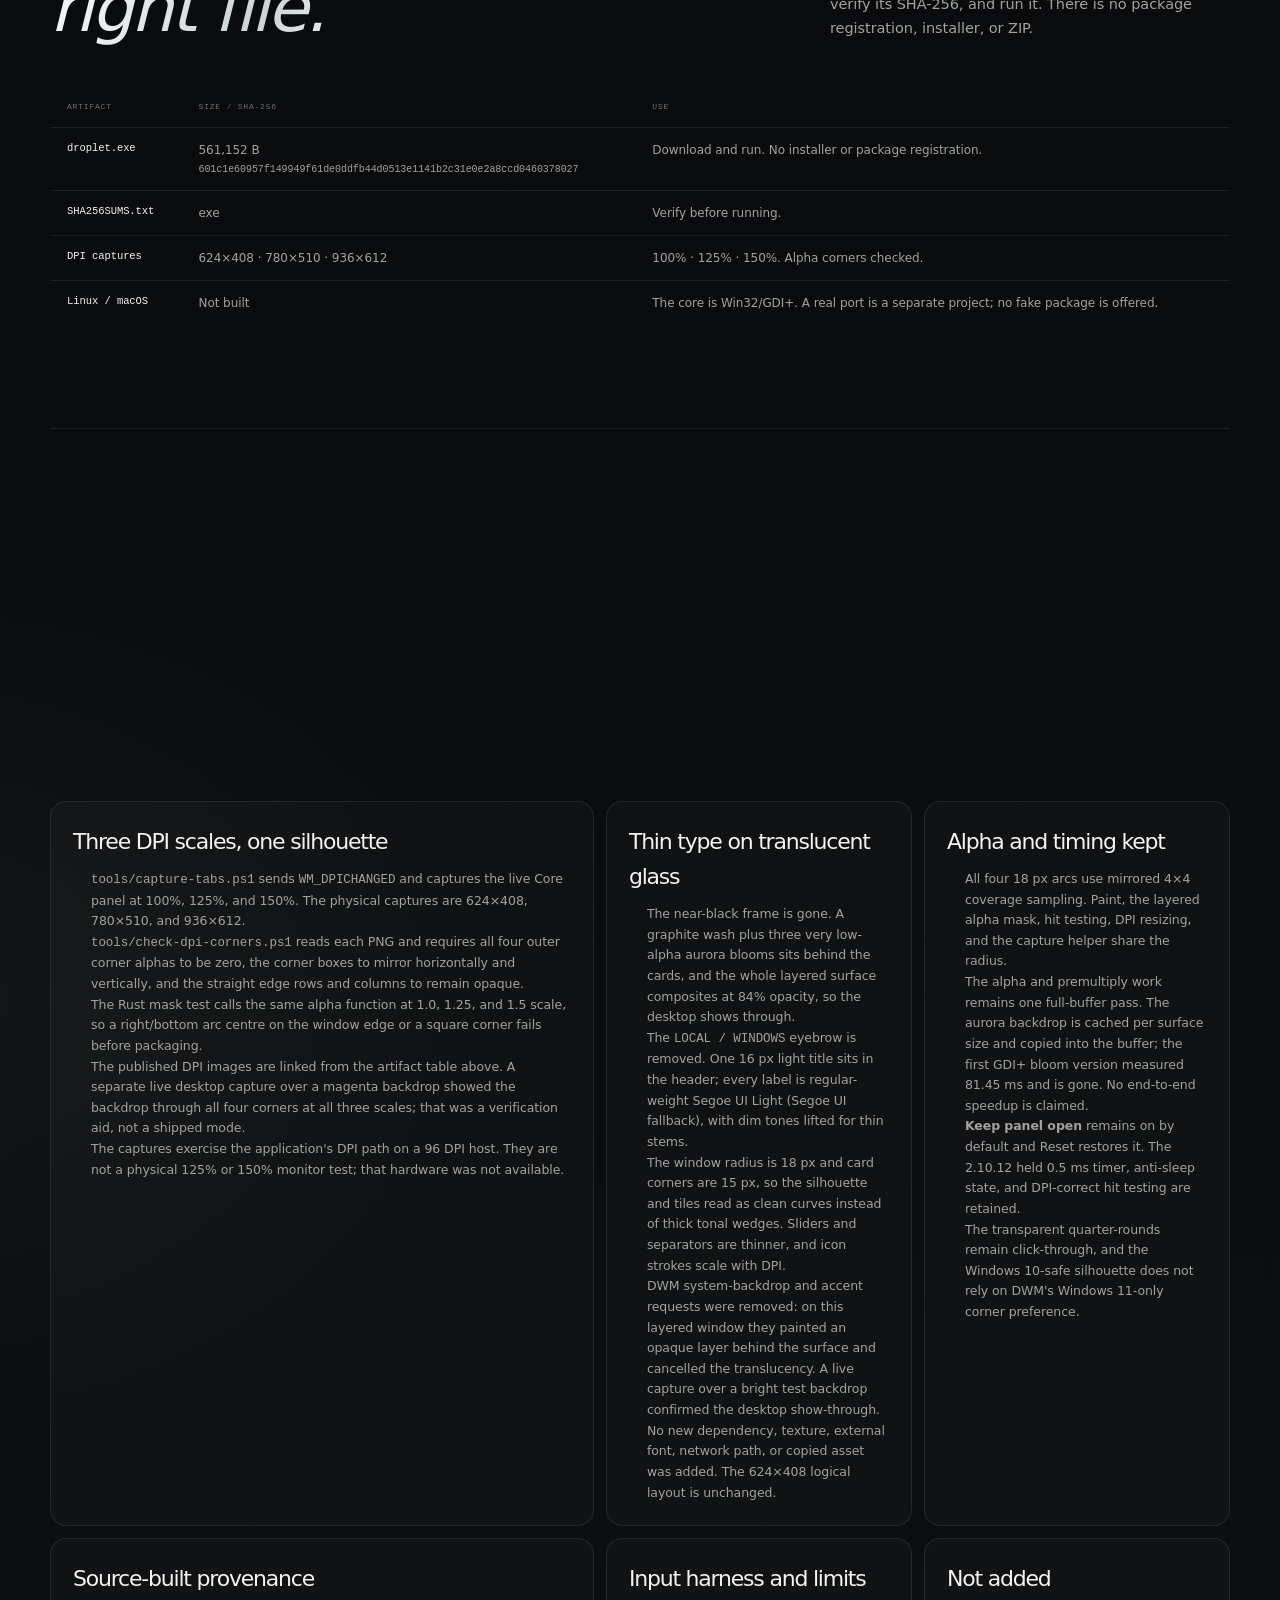
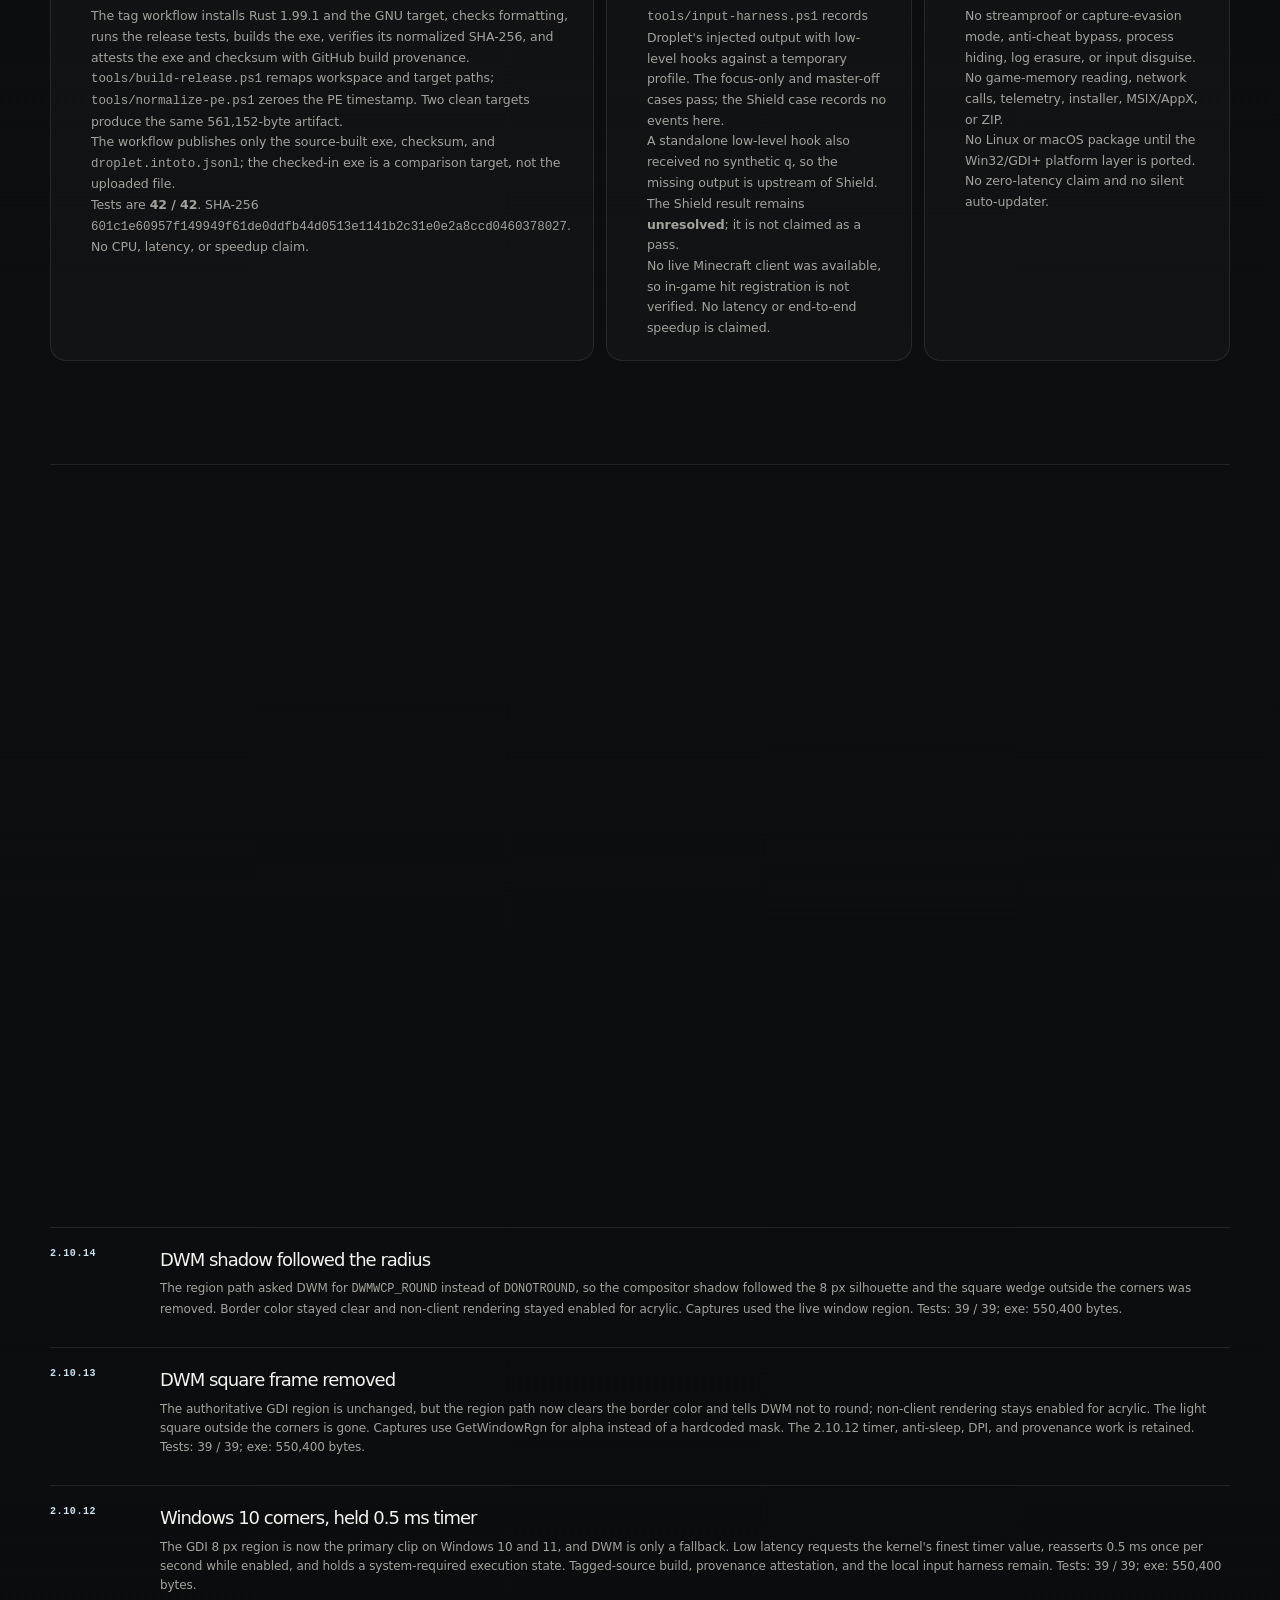
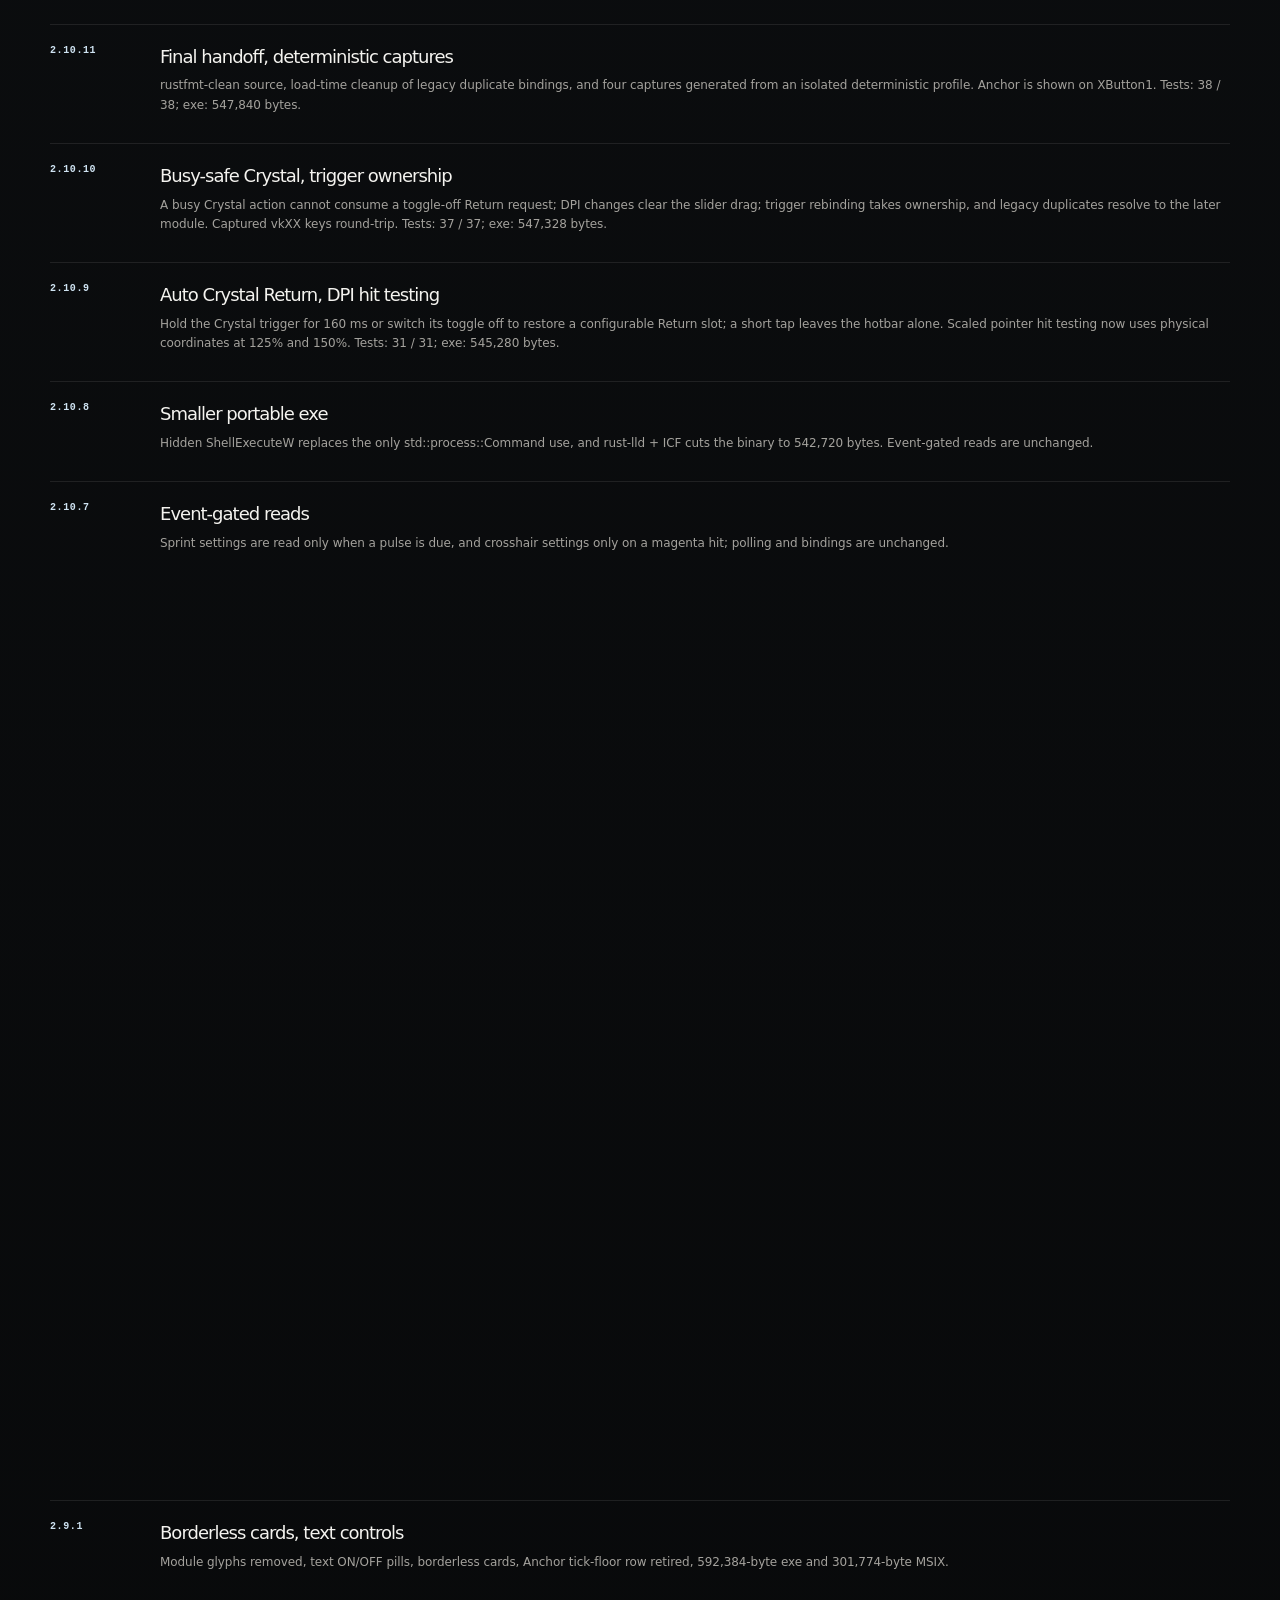
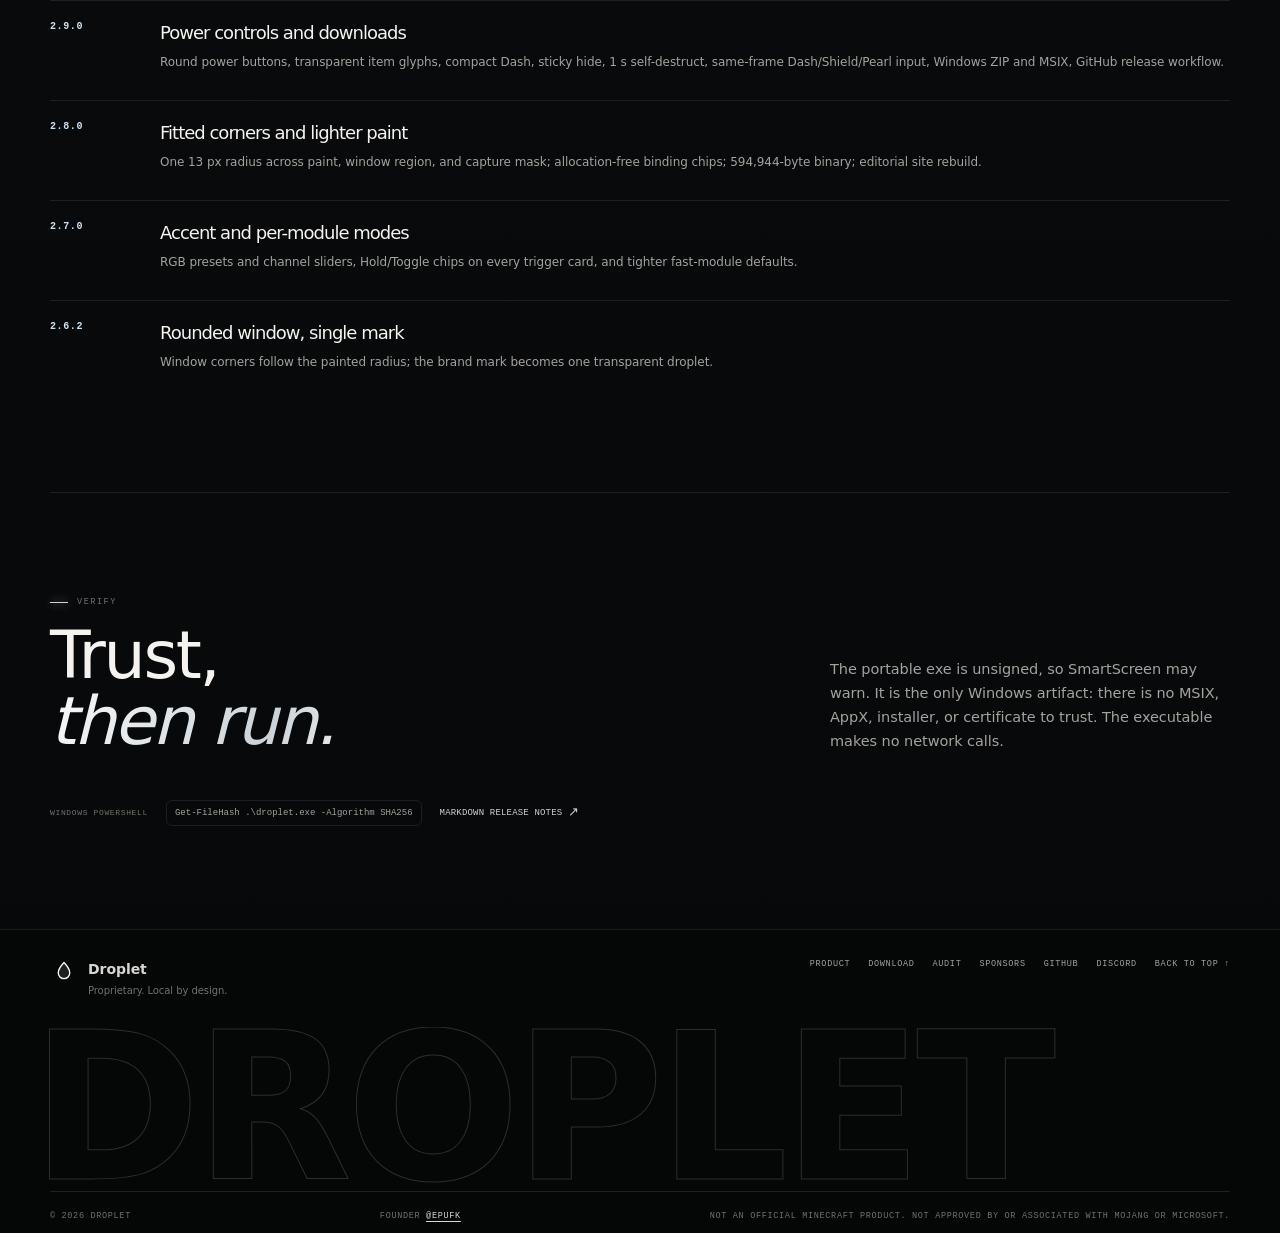
<file: releases.html>
<!doctype html>
<html lang="en">
<head>
  <meta charset="utf-8">
  <meta name="viewport" content="width=device-width, initial-scale=1">
  <meta name="color-scheme" content="dark">
  <meta name="theme-color" content="#0a0a0b">
  <title>Droplet releases — 2.10.17 ledger</title>
  <meta name="description" content="Droplet 2.10.17 release notes: live 100/125/150 DPI capture evidence and a corner-alpha regression, a cleaner graphite/glass interface, a 561,152-byte portable exe, 42/42 tests, and the full version ledger.">
  <link rel="canonical" href="https://fuvji.github.io/droplet/releases.html">
  <meta property="og:type" content="website">
  <meta property="og:title" content="Droplet releases — 2.10.17 ledger">
  <meta property="og:description" content="Tagged-source build, reproducible artifact, provenance attestation, and a local input harness for gate and Shield verification.">
  <meta property="og:url" content="https://fuvji.github.io/droplet/releases.html">
  <meta property="og:image" content="https://fuvji.github.io/droplet/assets/droplet-core.png?v=2.10.17">
  <meta name="twitter:card" content="summary_large_image">
  <link rel="icon" href="favicon.ico?v=2.10.17-2" type="image/x-icon" sizes="any">
  <link rel="icon" href="favicon.svg?v=2.10.17-2" type="image/svg+xml" sizes="any">
  <link rel="icon" href="assets/favicon-32.png?v=2.10.17-2" sizes="32x32" type="image/png">
  <link rel="icon" href="assets/favicon-16.png?v=2.10.17-2" sizes="16x16" type="image/png">
  <link rel="apple-touch-icon" href="apple-touch-icon.png?v=2.10.17-2" sizes="180x180" type="image/png">
  <link rel="apple-touch-icon-precomposed" href="apple-touch-icon.png?v=2.10.17-2" sizes="180x180" type="image/png">
  <link rel="mask-icon" href="favicon.svg?v=2.10.17-2" color="#f4f3ef">
  <link rel="manifest" href="site.webmanifest?v=2.10.17-2" type="application/manifest+json">
  <meta name="application-name" content="Droplet">
  <meta name="apple-mobile-web-app-title" content="Droplet">
  <link rel="stylesheet" href="style.css?v=2.10.17-1">
  <link rel="stylesheet" href="refine.css?v=2.10.17-1">
  <link rel="stylesheet" href="motion.css?v=2.10.17-4">
  <script src="motion.js?v=2.10.17-6" defer></script>
</head>
<body>
  <a class="skip-link" href="#main">Skip to content</a>
  <div class="ambient" aria-hidden="true"><span class="ambient-orb orb-a"></span><span class="ambient-orb orb-b"></span><span class="ambient-orb orb-c"></span></div>

  <header class="site-header">
    <div class="wrap header-inner">
      <a class="brand" href="./" aria-label="Droplet home">
        <span class="brand-mark" aria-hidden="true"><svg viewBox="0 0 24 24"><path d="M12 2.7S5.7 9.4 5.7 14a6.3 6.3 0 0 0 12.6 0C18.3 9.4 12 2.7 12 2.7Z" fill="currentColor" fill-opacity=".11" stroke="currentColor" stroke-width="1.5" stroke-linejoin="round"/></svg></span>
        <span class="brand-name">Droplet</span>
        <span class="brand-version">2.10.17</span>
      </a>
      <nav class="site-nav" aria-label="Primary">
        <a href="index.html#download">Download</a>
        <a href="index.html#performance">Performance</a>
        <a href="index.html#interface">Interface</a>
        <a href="index.html#audit">Audit</a>
        <a href="index.html#vault-graph">Vault</a>
        <a href="https://github.com/fuvji/droplet">Source</a>
      </nav>
      <a class="header-action" href="downloads/droplet.exe" download>Download <span aria-hidden="true">↓</span></a>
    </div>
  </header>

  <main id="main">
    <section class="page-hero release-hero wrap" aria-labelledby="release-title">
      <div>
        <p class="eyebrow"><span class="eyebrow-dot" aria-hidden="true"></span>Release ledger <span aria-hidden="true">/</span> 2026-11-18</p>
        <h1 id="release-title">Droplet<br><em>2.10.17.</em></h1>
        <p class="lede">2.10.17 is the translucent-glass release. The layered panel composites at 84% opacity, so the desktop reads through a smooth gray aurora with low-alpha slate, indigo, and mauve blooms, and the rail becomes a second pane of glass. The <code>LOCAL / WINDOWS</code> eyebrow is gone; every label is Segoe UI Light with no bold weight, and the window radius grew from 12 to 18 px with 15 px cards. A first GDI+ bloom path measured 81.45 ms and was replaced by a cached pixel backdrop that measures 5.32 ms for a full repaint. The 0.5 ms timer, anti-sleep state, event-driven paint, and Windows 10-safe alpha silhouette are retained. The tagged source still builds the published exe with pinned GNU toolchain, tests first, a normalized artifact, verified SHA-256, provenance, and the local harness. The harness cannot record synthetic Shield output here; that check is unresolved, not passed.</p>
        <div class="actions">
          <a class="button button-primary" href="downloads/droplet.exe" download>Download exe <span aria-hidden="true">↓</span></a>
          <a class="button button-quiet" href="downloads/SHA256SUMS.txt">Checksums</a>
        </div>
        <ul class="hero-notes" aria-label="Release boundaries">
          <li>Windows x64 only</li>
          <li>42 / 42 tests</li>
          <li>No streamproof mode</li>
        </ul>
      </div>
      <aside class="console-card" aria-label="2.10.17 release card">
        <div class="console-head"><span>Release / 2.10.17</span><span class="status-live"><i aria-hidden="true"></i>Portable</span></div>
        <div class="console-main">
          <span class="console-label">Portable executable</span>
          <div class="console-value">561,152<small>B</small></div>
          <p>One direct executable, verified with SHA-256. No MSIX/AppX, installer, or ZIP.</p>
          <div class="signal-bars" aria-hidden="true">
            <i class="sh18"></i><i class="sh34"></i><i class="sh24"></i><i class="sh48"></i>
            <i class="sh40"></i><i class="sh66"></i><i class="sh54"></i><i class="sh82"></i>
            <i class="sh100"></i><i class="sh72"></i><i class="sh58"></i><i class="sh76"></i>
            <i class="sh43"></i><i class="sh51"></i><i class="sh32"></i><i class="sh22"></i>
            <i class="sh36"></i><i class="sh16"></i>
          </div>
          <div class="signal-caption"><span>release tests 42 / 42</span><span>timer 0.5 ms</span></div>
        </div>
        <dl class="console-grid">
          <div><dt>Version</dt><dd>2.10.17</dd></div>
          <div><dt>Artifact</dt><dd>exe only</dd></div>
          <div><dt>Runtime deps</dt><dd>0</dd></div>
          <div><dt>Network</dt><dd>None</dd></div>
        </dl>
        <div class="console-foot"><span><i aria-hidden="true"></i>Visible composition</span><span>No capture exclusion</span></div>
      </aside>
    </section>

    <section class="section wrap" aria-labelledby="downloads-title">
      <div class="section-head">
        <div><p class="section-tag"><span aria-hidden="true"></span>Artifacts</p><h2 id="downloads-title">Pick the<br><em>right file.</em></h2></div>
        <p class="section-lede">There is one Windows artifact. Download the exe, verify its SHA-256, and run it. There is no package registration, installer, or ZIP.</p>
      </div>
      <table class="release-table">
        <thead><tr><th>Artifact</th><th>Size / SHA-256</th><th>Use</th></tr></thead>
        <tbody>
          <tr><td><a href="downloads/droplet.exe" download>droplet.exe</a></td><td>561,152 B<br><code>601c1e60957f149949f61de0ddfb44d0513e1141b2c31e0e2a8ccd0460378027</code></td><td>Download and run. No installer or package registration.</td></tr>
          <tr><td><a href="downloads/SHA256SUMS.txt">SHA256SUMS.txt</a></td><td>exe</td><td>Verify before running.</td></tr>
          <tr><td>DPI captures</td><td>624×408 · 780×510 · 936×612</td><td><a href="assets/dpi/droplet-core-100.png">100%</a> · <a href="assets/dpi/droplet-core-125.png">125%</a> · <a href="assets/dpi/droplet-core-150.png">150%</a>. Alpha corners checked.</td></tr>
          <tr><td>Linux / macOS</td><td>Not built</td><td>The core is Win32/GDI+. A real port is a separate project; no fake package is offered.</td></tr>
        </tbody>
      </table>
    </section>

    <section class="section wrap" aria-labelledby="notes-title">
      <div class="section-head">
        <div><p class="section-tag"><span aria-hidden="true"></span>2.10.17 notes</p><h2 id="notes-title">Translucent,<br><em>quieter glass.</em></h2></div>
        <p class="section-lede">A readable ledger. Every item is implemented in the source or measured on the release build; the unverified items are labelled.</p>
      </div>
      <div class="download-grid">
        <article class="release-block">
          <h3>Three DPI scales, one silhouette</h3>
          <ul>
            <li><code>tools/capture-tabs.ps1</code> sends <code>WM_DPICHANGED</code> and captures the live Core panel at 100%, 125%, and 150%. The physical captures are 624×408, 780×510, and 936×612.</li>
            <li><code>tools/check-dpi-corners.ps1</code> reads each PNG and requires all four outer corner alphas to be zero, the corner boxes to mirror horizontally and vertically, and the straight edge rows and columns to remain opaque.</li>
            <li>The Rust mask test calls the same alpha function at 1.0, 1.25, and 1.5 scale, so a right/bottom arc centre on the window edge or a square corner fails before packaging.</li>
            <li>The published DPI images are linked from the artifact table above. A separate live desktop capture over a magenta backdrop showed the backdrop through all four corners at all three scales; that was a verification aid, not a shipped mode.</li>
            <li>The captures exercise the application's DPI path on a 96 DPI host. They are not a physical 125% or 150% monitor test; that hardware was not available.</li>
          </ul>
        </article>
        <article class="release-block">
          <h3>Thin type on translucent glass</h3>
          <ul>
            <li>The near-black frame is gone. A graphite wash plus three very low-alpha aurora blooms sits behind the cards, and the whole layered surface composites at 84% opacity, so the desktop shows through.</li>
            <li>The <code>LOCAL / WINDOWS</code> eyebrow is removed. One 16 px light title sits in the header; every label is regular-weight Segoe UI Light (Segoe UI fallback), with dim tones lifted for thin stems.</li>
            <li>The window radius is 18 px and card corners are 15 px, so the silhouette and tiles read as clean curves instead of thick tonal wedges. Sliders and separators are thinner, and icon strokes scale with DPI.</li>
            <li>DWM system-backdrop and accent requests were removed: on this layered window they painted an opaque layer behind the surface and cancelled the translucency. A live capture over a bright test backdrop confirmed the desktop show-through.</li>
            <li>No new dependency, texture, external font, network path, or copied asset was added. The 624×408 logical layout is unchanged.</li>
          </ul>
        </article>
        <article class="release-block">
          <h3>Alpha and timing kept</h3>
          <ul>
            <li>All four 18 px arcs use mirrored 4×4 coverage sampling. Paint, the layered alpha mask, hit testing, DPI resizing, and the capture helper share the radius.</li>
            <li>The alpha and premultiply work remains one full-buffer pass. The aurora backdrop is cached per surface size and copied into the buffer; the first GDI+ bloom version measured 81.45 ms and is gone. No end-to-end speedup is claimed.</li>
            <li><strong>Keep panel open</strong> remains on by default and Reset restores it. The 2.10.12 held 0.5 ms timer, anti-sleep state, and DPI-correct hit testing are retained.</li>
            <li>The transparent quarter-rounds remain click-through, and the Windows 10-safe silhouette does not rely on DWM's Windows 11-only corner preference.</li>
          </ul>
        </article>
        <article class="release-block">
          <h3>Source-built provenance</h3>
          <ul>
            <li>The tag workflow installs Rust 1.99.1 and the GNU target, checks formatting, runs the release tests, builds the exe, verifies its normalized SHA-256, and attests the exe and checksum with GitHub build provenance.</li>
            <li><code>tools/build-release.ps1</code> remaps workspace and target paths; <code>tools/normalize-pe.ps1</code> zeroes the PE timestamp. Two clean targets produce the same 561,152-byte artifact.</li>
            <li>The workflow publishes only the source-built exe, checksum, and <code>droplet.intoto.jsonl</code>; the checked-in exe is a comparison target, not the uploaded file.</li>
            <li>Tests are <strong>42 / 42</strong>. SHA-256 <code>601c1e60957f149949f61de0ddfb44d0513e1141b2c31e0e2a8ccd0460378027</code>. No CPU, latency, or speedup claim.</li>
          </ul>
        </article>
        <article class="release-block">
          <h3>Input harness and limits</h3>
          <ul>
            <li><code>tools/input-harness.ps1</code> records Droplet's injected output with low-level hooks against a temporary profile. The focus-only and master-off cases pass; the Shield case records no events here.</li>
            <li>A standalone low-level hook also received no synthetic <code>q</code>, so the missing output is upstream of Shield. The Shield result remains <strong>unresolved</strong>; it is not claimed as a pass.</li>
            <li>No live Minecraft client was available, so in-game hit registration is not verified. No latency or end-to-end speedup is claimed.</li>
          </ul>
        </article>
        <article class="release-block">
          <h3>Not added</h3>
          <ul>
            <li>No streamproof or capture-evasion mode, anti-cheat bypass, process hiding, log erasure, or input disguise.</li>
            <li>No game-memory reading, network calls, telemetry, installer, MSIX/AppX, or ZIP.</li>
            <li>No Linux or macOS package until the Win32/GDI+ platform layer is ported.</li>
            <li>No zero-latency claim and no silent auto-updater.</li>
          </ul>
        </article>
      </div>
    </section>
    <section class="section wrap" aria-labelledby="history-title">
      <div class="section-head">
        <div><p class="section-tag"><span aria-hidden="true"></span>Ledger</p><h2 id="history-title">Release<br><em>history.</em></h2></div>
        <p class="section-lede">The versioned notes in the repository are the source of truth. This page is a readable mirror, not an automatically generated feed.</p>
      </div>
      <div class="release-timeline">
        <article><strong>2.10.17</strong><div><h3>Translucent aurora glass, thin type</h3><p>The layered panel composites at 84% opacity, so the desktop reads through a gray graphite wash with low-alpha slate, indigo, and mauve blooms; the rail is a second pane of glass. The <code>LOCAL / WINDOWS</code> eyebrow and every bold weight are gone, and all text is Segoe UI Light. The window radius grows to 18 px, cards to 15 px, sliders and separators thin out, and icon strokes scale with DPI. DWM backdrop requests were removed because they made the layered window opaque. The cached pixel backdrop replaced a measured 81.45 ms GDI+ bloom path and measures 5.32 ms for a full repaint. Tests: 42 / 42; exe: 561,152 bytes.</p></div></article>
        <article><strong>2.10.16</strong><div><h3>DPI corner regression, cleaner glass</h3><p>Live 100/125/150 DPI captures and a PNG checker require transparent, mirrored corners and opaque straight edges; a Rust unit test covers all three scales. The GUI gains a graphite wash, filled rail selection, stronger titles, white switch knobs, and slider halos using the supplied Apple references as design language. The 12 px layered silhouette, 0.5 ms timer, anti-sleep state, and one-pass alpha composition are retained. A measured card-shadow path was removed. Tests: 42 / 42; exe: 558,080 bytes.</p></div></article>
        <article><strong>2.10.15</strong><div><h3>Corner spikes fixed</h3><p>The interim layered path centred the right and bottom arcs on the window edge, leaving a one-pixel spike at those corners. All four 12 px arcs now use mirrored 4×4 coverage sampling; paint, hit testing, DPI sizing, and captures share the same radius. Alpha, premultiply, and corner rewriting run in one buffer pass, and Reset restores Keep panel open to on. The silhouette does not depend on DWM's Windows 11-only corner preference, so Windows 10 uses the same path. A local <code>dwm.log</code> records the DWM HRESULTs, region clear, size, and DPI. The input harness could not record synthetic Shield output here; that result is unresolved. Tests: 41 / 41; exe: 556,032 bytes.</p></div></article>
        <article><strong>2.10.14</strong><div><h3>DWM shadow followed the radius</h3><p>The region path asked DWM for <code>DWMWCP_ROUND</code> instead of <code>DONOTROUND</code>, so the compositor shadow followed the 8 px silhouette and the square wedge outside the corners was removed. Border color stayed clear and non-client rendering stayed enabled for acrylic. Captures used the live window region. Tests: 39 / 39; exe: 550,400 bytes.</p></div></article>
        <article><strong>2.10.13</strong><div><h3>DWM square frame removed</h3><p>The authoritative GDI region is unchanged, but the region path now clears the border color and tells DWM not to round; non-client rendering stays enabled for acrylic. The light square outside the corners is gone. Captures use GetWindowRgn for alpha instead of a hardcoded mask. The 2.10.12 timer, anti-sleep, DPI, and provenance work is retained. Tests: 39 / 39; exe: 550,400 bytes.</p></div></article>
        <article><strong>2.10.12</strong><div><h3>Windows 10 corners, held 0.5 ms timer</h3><p>The GDI 8 px region is now the primary clip on Windows 10 and 11, and DWM is only a fallback. Low latency requests the kernel's finest timer value, reasserts 0.5 ms once per second while enabled, and holds a system-required execution state. Tagged-source build, provenance attestation, and the local input harness remain. Tests: 39 / 39; exe: 550,400 bytes.</p></div></article>
        <article><strong>2.10.11</strong><div><h3>Final handoff, deterministic captures</h3><p>rustfmt-clean source, load-time cleanup of legacy duplicate bindings, and four captures generated from an isolated deterministic profile. Anchor is shown on XButton1. Tests: 38 / 38; exe: 547,840 bytes.</p></div></article>
        <article><strong>2.10.10</strong><div><h3>Busy-safe Crystal, trigger ownership</h3><p>A busy Crystal action cannot consume a toggle-off Return request; DPI changes clear the slider drag; trigger rebinding takes ownership, and legacy duplicates resolve to the later module. Captured vkXX keys round-trip. Tests: 37 / 37; exe: 547,328 bytes.</p></div></article>
        <article><strong>2.10.9</strong><div><h3>Auto Crystal Return, DPI hit testing</h3><p>Hold the Crystal trigger for 160 ms or switch its toggle off to restore a configurable Return slot; a short tap leaves the hotbar alone. Scaled pointer hit testing now uses physical coordinates at 125% and 150%. Tests: 31 / 31; exe: 545,280 bytes.</p></div></article>
        <article><strong>2.10.8</strong><div><h3>Smaller portable exe</h3><p>Hidden ShellExecuteW replaces the only std::process::Command use, and rust-lld + ICF cuts the binary to 542,720 bytes. Event-gated reads are unchanged.</p></div></article>
        <article><strong>2.10.7</strong><div><h3>Event-gated reads</h3><p>Sprint settings are read only when a pulse is due, and crosshair settings only on a magenta hit; polling and bindings are unchanged.</p></div></article>
        <article><strong>2.10.6</strong><div><h3>Idle sprint poll</h3><p>The sprint watcher parks at 100 ms while inactive and wakes immediately on focus or settings changes; the armed 8 ms cadence is unchanged.</p></div></article>
        <article><strong>2.10.5</strong><div><h3>Idle watcher gates</h3><p>The sprint and crosshair watchers skip the settings lock while inactive; cadence and visuals are unchanged.</p></div></article>
        <article><strong>2.10.4</strong><div><h3>Transparent mark, leaner loop</h3><p>The favicon tile and brand plate are gone, and the focus-only presence loop no longer takes the settings lock every 160 ms.</p></div></article>
        <article><strong>2.10.3</strong><div><h3>Click-through corners, lighter watcher</h3><p>Transparent rounded corners pass clicks through, and the watcher reuses a verified foreground game window instead of re-resolving it every 160 ms.</p></div></article>
        <article><strong>2.10.2</strong><div><h3>Clean corners, matched mark</h3><p>DWM-first antialiased 8 px corners with a hard-region fallback, and a favicon/header mark that matches the app's outlined droplet.</p></div></article>
        <article><strong>2.10.1</strong><div><h3>Process-verified game detection</h3><p>Browsers, Discord, editors, and the launcher no longer trigger Game detected; two samples confirm a real Java or Bedrock process.</p></div></article>
        <article><strong>2.10.0</strong><div><h3>Hydrogen Anchor, tighter corner</h3><p>Literal A6 Anchor order, 47/53 ms defaults with Air loop, one 8 px radius across paint and capture, and a local vault-graph site.</p></div></article>
        <article><strong>2.9.3</strong><div><h3>Reliable Anchor, exe only</h3><p>Anchor 55/65 ms safe settle, top accent strip and outer rim removed, and MSIX/AppX/ZIP packaging retired for one direct 591,872-byte exe.</p></div></article>
        <article><strong>2.9.2</strong><div><h3>Independent sliders, knob switches</h3><p>Min/Max no longer rewrite each other, the 28×16 knob switch returns, Anchor 37–97 / 43–103 with 37/43 defaults, outer rim removed, Self-destruct restored. Last release with ZIP/MSIX artifacts.</p></div></article>
        <article><strong>2.9.1</strong><div><h3>Borderless cards, text controls</h3><p>Module glyphs removed, text ON/OFF pills, borderless cards, Anchor tick-floor row retired, 592,384-byte exe and 301,774-byte MSIX.</p></div></article>
        <article><strong>2.9.0</strong><div><h3>Power controls and downloads</h3><p>Round power buttons, transparent item glyphs, compact Dash, sticky hide, 1 s self-destruct, same-frame Dash/Shield/Pearl input, Windows ZIP and MSIX, GitHub release workflow.</p></div></article>
        <article><strong>2.8.0</strong><div><h3>Fitted corners and lighter paint</h3><p>One 13 px radius across paint, window region, and capture mask; allocation-free binding chips; 594,944-byte binary; editorial site rebuild.</p></div></article>
        <article><strong>2.7.0</strong><div><h3>Accent and per-module modes</h3><p>RGB presets and channel sliders, Hold/Toggle chips on every trigger card, and tighter fast-module defaults.</p></div></article>
        <article><strong>2.6.2</strong><div><h3>Rounded window, single mark</h3><p>Window corners follow the painted radius; the brand mark becomes one transparent droplet.</p></div></article>
      </div>
    </section>

    <section class="section wrap" aria-labelledby="verify-title">
      <div class="section-head">
        <div><p class="section-tag"><span aria-hidden="true"></span>Verify</p><h2 id="verify-title">Trust,<br><em>then run.</em></h2></div>
        <p class="section-lede">The portable exe is unsigned, so SmartScreen may warn. It is the only Windows artifact: there is no MSIX, AppX, installer, or certificate to trust. The executable makes no network calls.</p>
      </div>
      <div class="download-verify">
        <span>Windows PowerShell</span>
        <code>Get-FileHash .\droplet.exe -Algorithm SHA256</code>
        <a class="text-link" href="https://github.com/fuvji/droplet/blob/main/releases/v2.10.17.md" rel="noopener">Markdown release notes <span aria-hidden="true">↗</span></a>
      </div>
    </section>
  </main>

  <footer class="site-footer">
    <div class="wrap footer-top">
      <div class="footer-brand">
        <span class="brand-mark" aria-hidden="true"><svg viewBox="0 0 24 24"><path d="M12 2.7S5.7 9.4 5.7 14a6.3 6.3 0 0 0 12.6 0C18.3 9.4 12 2.7 12 2.7Z" fill="currentColor" fill-opacity=".11" stroke="currentColor" stroke-width="1.5" stroke-linejoin="round"/></svg></span>
        <div><strong>Droplet</strong><p>Proprietary. Local by design.</p></div>
      </div>
      <div class="footer-links" aria-label="Footer">
        <a href="./">Product</a><a href="index.html#download">Download</a><a href="index.html#audit">Audit</a><a href="sponsors.html">Sponsors</a><a href="https://github.com/fuvji/droplet">GitHub</a><a href="https://discord.gg/fvrdYzrQjq" rel="noopener">Discord</a><a href="#main">Back to top ↑</a>
      </div>
    </div>
    <a class="footer-wordmark" href="./" aria-label="Droplet home">DROPLET</a>
    <div class="wrap footer-bottom">
      <span>© 2026 Droplet</span>
      <span class="footer-founder">Founder <a href="https://github.com/epufk" rel="noopener">@epufk</a></span>
      <span>Not an official Minecraft product. Not approved by or associated with Mojang or Microsoft.</span>
    </div>
  </footer>
</body>
</html>
</file>
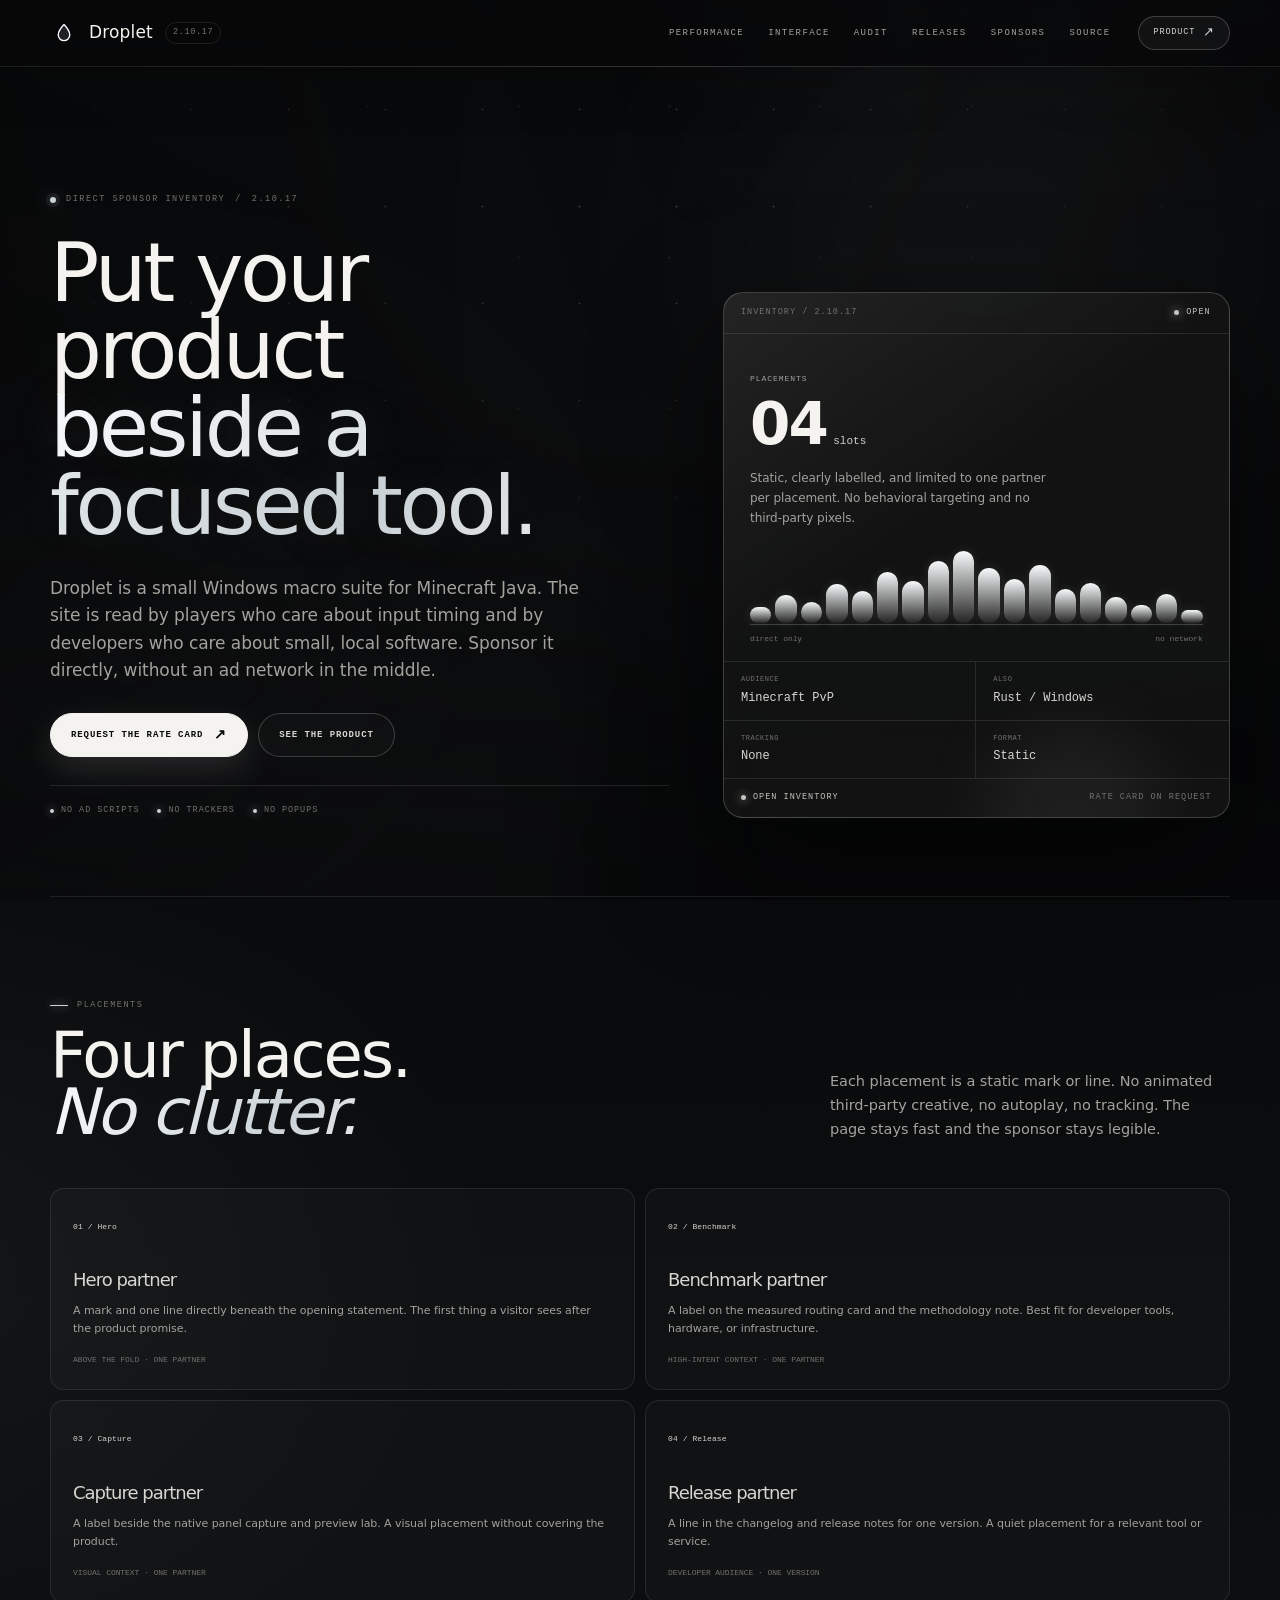
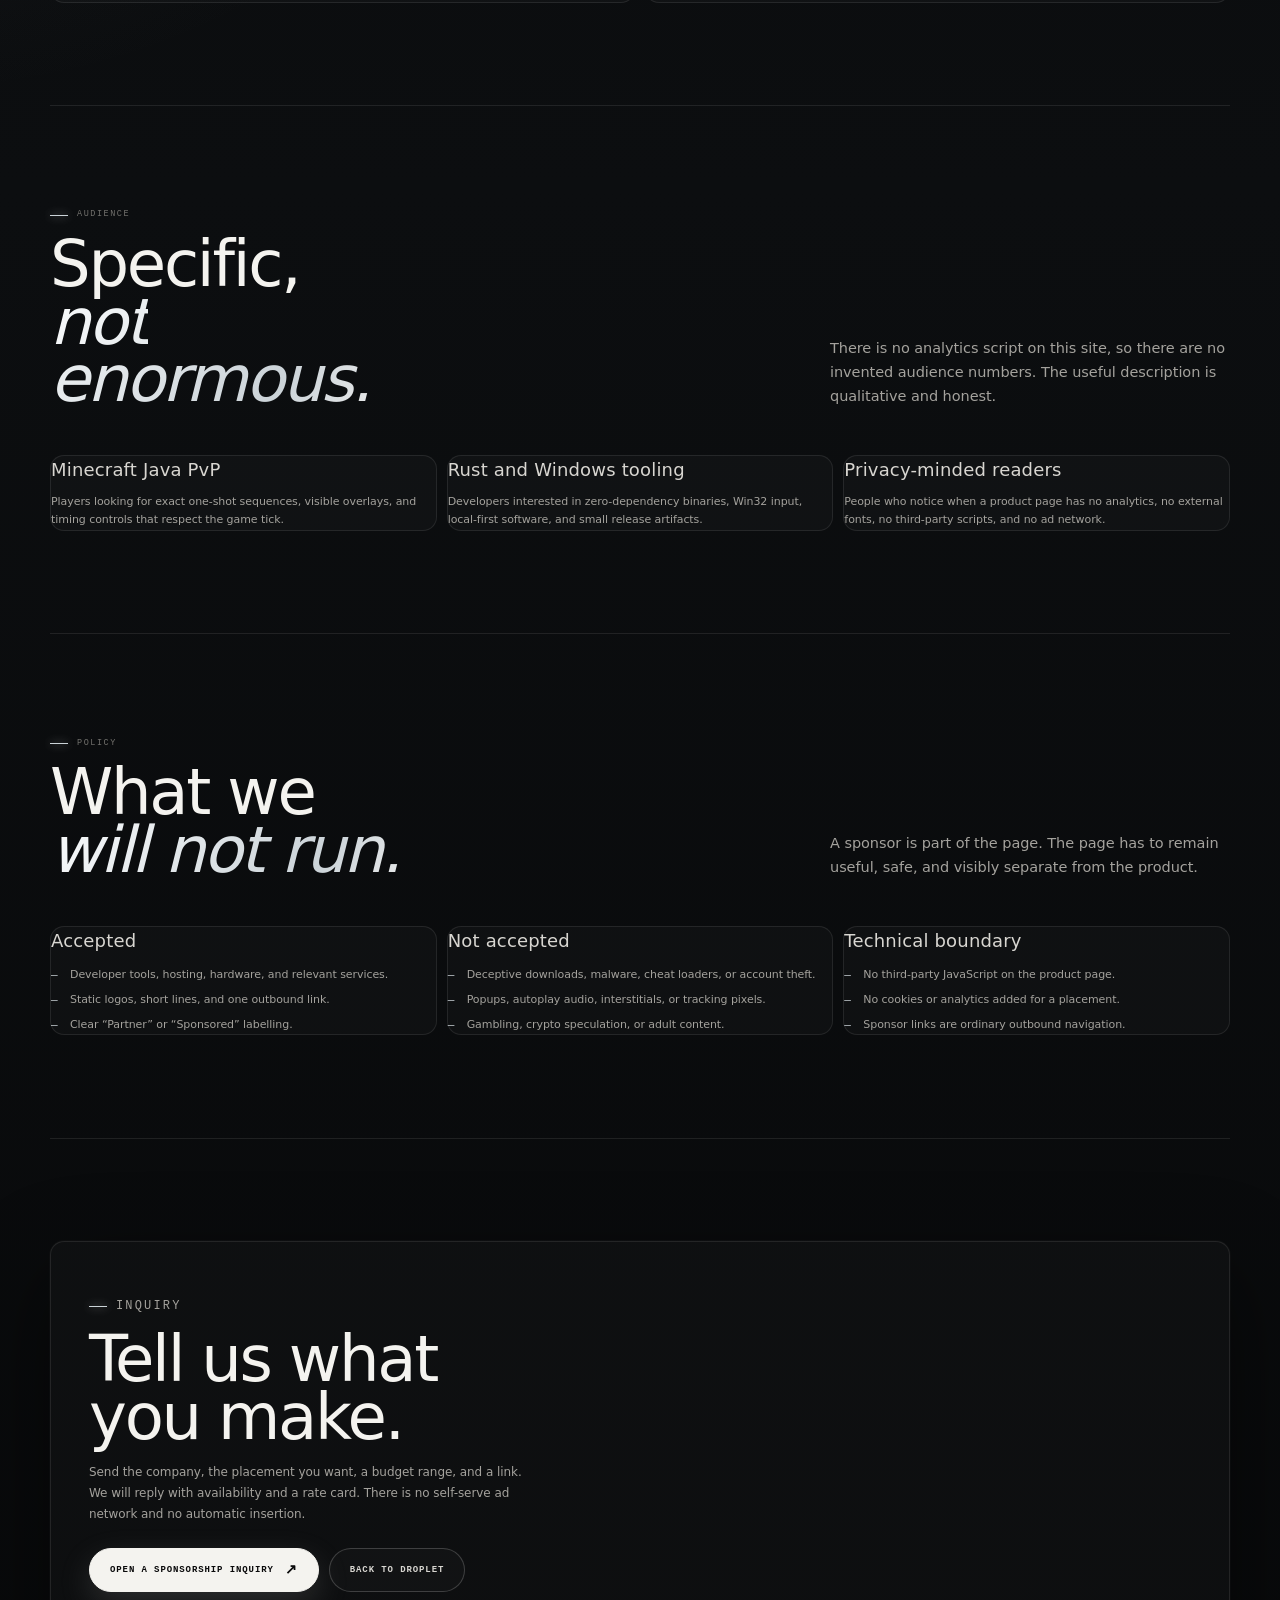
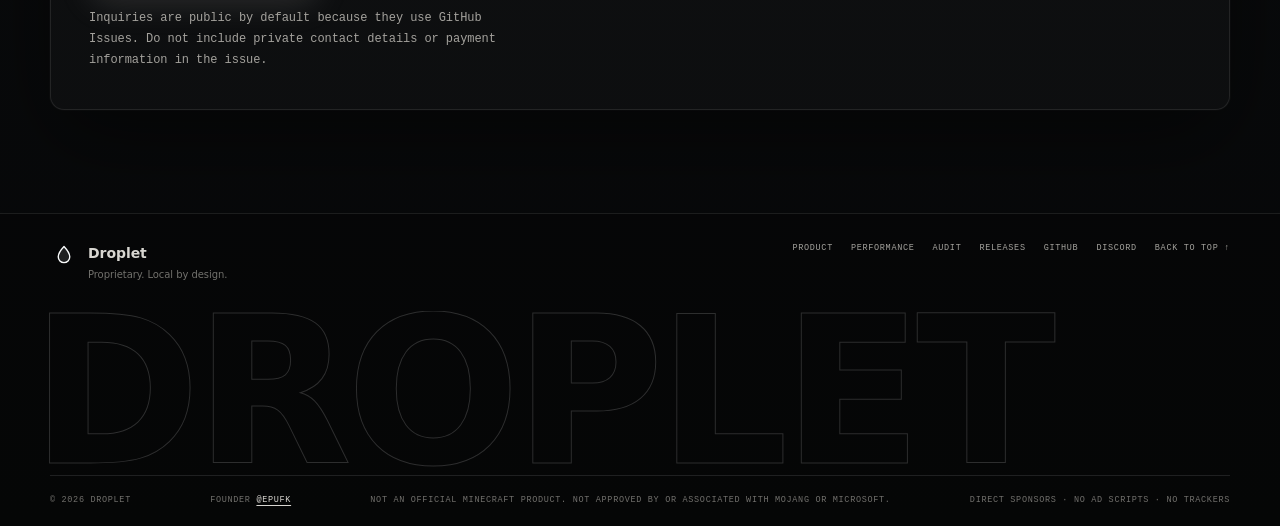
<file: sponsors.html>
<!doctype html>
<html lang="en">
<head>
  <meta charset="utf-8">
  <meta name="viewport" content="width=device-width, initial-scale=1">
  <meta name="color-scheme" content="dark">
  <meta name="theme-color" content="#0a0a0b">
  <title>Sponsor Droplet — direct placements, no ad scripts.</title>
  <meta name="description" content="Direct sponsor placements for Droplet, a local Windows macro suite for Minecraft Java. No ad network, trackers, cookies, or popups.">
  <link rel="canonical" href="https://fuvji.github.io/droplet/sponsors.html">
  <meta property="og:type" content="website">
  <meta property="og:title" content="Sponsor Droplet — direct placements, no ad scripts.">
  <meta property="og:description" content="A focused audience of Minecraft Java PvP players and Rust/Windows tooling developers. Direct sponsor inventory.">
  <meta property="og:url" content="https://fuvji.github.io/droplet/sponsors.html">
  <meta property="og:image" content="https://fuvji.github.io/droplet/assets/droplet-core.png?v=2.10.17">
  <meta name="twitter:card" content="summary_large_image">
  <meta name="twitter:title" content="Sponsor Droplet — direct placements, no ad scripts.">
  <meta name="twitter:description" content="Direct sponsor inventory for a small, focused Windows tool.">
  <meta name="twitter:image" content="https://fuvji.github.io/droplet/assets/droplet-core.png?v=2.10.17">
  <link rel="icon" href="favicon.ico?v=2.10.17-2" type="image/x-icon" sizes="any">
  <link rel="icon" href="favicon.svg?v=2.10.17-2" type="image/svg+xml" sizes="any">
  <link rel="icon" href="assets/favicon-32.png?v=2.10.17-2" sizes="32x32" type="image/png">
  <link rel="icon" href="assets/favicon-16.png?v=2.10.17-2" sizes="16x16" type="image/png">
  <link rel="apple-touch-icon" href="apple-touch-icon.png?v=2.10.17-2" sizes="180x180" type="image/png">
  <link rel="apple-touch-icon-precomposed" href="apple-touch-icon.png?v=2.10.17-2" sizes="180x180" type="image/png">
  <link rel="mask-icon" href="favicon.svg?v=2.10.17-2" color="#f4f3ef">
  <link rel="manifest" href="site.webmanifest?v=2.10.17-2" type="application/manifest+json">
  <meta name="application-name" content="Droplet">
  <meta name="apple-mobile-web-app-title" content="Droplet">
  <link rel="stylesheet" href="style.css?v=2.10.17-1">
  <link rel="stylesheet" href="refine.css?v=2.10.17-1">
  <link rel="stylesheet" href="motion.css?v=2.10.17-4">
  <script src="motion.js?v=2.10.17-6" defer></script>
</head>
<body class="sponsor-page">
  <a class="skip-link" href="#main">Skip to content</a>
  <div class="ambient" aria-hidden="true">
    <span class="ambient-orb orb-a"></span>
    <span class="ambient-orb orb-b"></span>
    <span class="ambient-orb orb-c"></span>
  </div>

  <header class="site-header">
    <div class="wrap header-inner">
      <a class="brand" href="./" aria-label="Droplet home">
        <span class="brand-mark" aria-hidden="true"><svg viewBox="0 0 24 24"><path d="M12 2.7S5.7 9.4 5.7 14a6.3 6.3 0 0 0 12.6 0C18.3 9.4 12 2.7 12 2.7Z" fill="currentColor" fill-opacity=".11" stroke="currentColor" stroke-width="1.5" stroke-linejoin="round"/></svg></span>
        <span class="brand-name">Droplet</span>
        <span class="brand-version">2.10.17</span>
      </a>
      <nav class="site-nav" aria-label="Primary">
        <a href="index.html#performance">Performance</a>
        <a href="index.html#interface">Interface</a>
        <a href="index.html#audit">Audit</a>
        <a href="releases.html">Releases</a>
        <a href="index.html#sponsors">Sponsors</a>
        <a href="https://github.com/fuvji/droplet">Source</a>
      </nav>
      <a class="header-action" href="./">Product <span aria-hidden="true">↗</span></a>
    </div>
  </header>

  <main id="main">
    <section class="page-hero wrap" aria-labelledby="sponsor-title">
      <div>
        <p class="eyebrow"><span class="eyebrow-dot" aria-hidden="true"></span>Direct sponsor inventory <span aria-hidden="true">/</span> 2.10.17</p>
        <h1 id="sponsor-title">Put your product<br><em>beside a focused tool.</em></h1>
        <p class="lede">Droplet is a small Windows macro suite for Minecraft Java. The site is read by players who care about input timing and by developers who care about small, local software. Sponsor it directly, without an ad network in the middle.</p>
        <div class="actions">
          <a class="button button-primary" href="https://github.com/fuvji/droplet/issues/new?title=Sponsorship%20inquiry&amp;body=Company%3A%0APlacement%3A%0ABudget%3A%0ALink%3A" rel="noopener">Request the rate card <span aria-hidden="true">↗</span></a>
          <a class="button button-quiet" href="index.html#performance">See the product</a>
        </div>
        <ul class="hero-notes" aria-label="Sponsorship boundaries">
          <li>No ad scripts</li>
          <li>No trackers</li>
          <li>No popups</li>
        </ul>
      </div>
      <aside class="console-card" aria-label="Sponsor inventory summary">
        <div class="console-head"><span>Inventory / 2.10.17</span><span class="status-live"><i aria-hidden="true"></i>Open</span></div>
        <div class="console-main">
          <span class="console-label">Placements</span>
          <div class="console-value">04<small>slots</small></div>
          <p>Static, clearly labelled, and limited to one partner per placement. No behavioral targeting and no third-party pixels.</p>
          <div class="signal-bars" aria-hidden="true">
            <i class="sh22"></i><i class="sh38"></i><i class="sh29"></i><i class="sh54"></i>
            <i class="sh44"></i><i class="sh70"></i><i class="sh58"></i><i class="sh86"></i>
            <i class="sh100"></i><i class="sh76"></i><i class="sh61"></i><i class="sh80"></i>
            <i class="sh47"></i><i class="sh55"></i><i class="sh35"></i><i class="sh25"></i>
            <i class="sh40"></i><i class="sh18"></i>
          </div>
          <div class="signal-caption"><span>direct only</span><span>no network</span></div>
        </div>
        <dl class="console-grid">
          <div><dt>Audience</dt><dd>Minecraft PvP</dd></div>
          <div><dt>Also</dt><dd>Rust / Windows</dd></div>
          <div><dt>Tracking</dt><dd>None</dd></div>
          <div><dt>Format</dt><dd>Static</dd></div>
        </dl>
        <div class="console-foot"><span><i aria-hidden="true"></i>Open inventory</span><span>Rate card on request</span></div>
      </aside>
    </section>

    <section class="section wrap" aria-labelledby="inventory-title">
      <div class="section-head">
        <div>
          <p class="section-tag"><span aria-hidden="true"></span>Placements</p>
          <h2 id="inventory-title">Four places.<br><em>No clutter.</em></h2>
        </div>
        <p class="section-lede">Each placement is a static mark or line. No animated third-party creative, no autoplay, no tracking. The page stays fast and the sponsor stays legible.</p>
      </div>
      <div class="inventory-grid">
        <article class="inventory-card">
          <span>01 / Hero</span>
          <h3>Hero partner</h3>
          <p>A mark and one line directly beneath the opening statement. The first thing a visitor sees after the product promise.</p>
          <small>Above the fold · one partner</small>
        </article>
        <article class="inventory-card">
          <span>02 / Benchmark</span>
          <h3>Benchmark partner</h3>
          <p>A label on the measured routing card and the methodology note. Best fit for developer tools, hardware, or infrastructure.</p>
          <small>High-intent context · one partner</small>
        </article>
        <article class="inventory-card">
          <span>03 / Capture</span>
          <h3>Capture partner</h3>
          <p>A label beside the native panel capture and preview lab. A visual placement without covering the product.</p>
          <small>Visual context · one partner</small>
        </article>
        <article class="inventory-card">
          <span>04 / Release</span>
          <h3>Release partner</h3>
          <p>A line in the changelog and release notes for one version. A quiet placement for a relevant tool or service.</p>
          <small>Developer audience · one version</small>
        </article>
      </div>
    </section>

    <section class="section wrap" aria-labelledby="audience-title">
      <div class="section-head">
        <div>
          <p class="section-tag"><span aria-hidden="true"></span>Audience</p>
          <h2 id="audience-title">Specific,<br><em>not enormous.</em></h2>
        </div>
        <p class="section-lede">There is no analytics script on this site, so there are no invented audience numbers. The useful description is qualitative and honest.</p>
      </div>
      <div class="policy-grid">
        <div>
          <h3>Minecraft Java PvP</h3>
          <p>Players looking for exact one-shot sequences, visible overlays, and timing controls that respect the game tick.</p>
        </div>
        <div>
          <h3>Rust and Windows tooling</h3>
          <p>Developers interested in zero-dependency binaries, Win32 input, local-first software, and small release artifacts.</p>
        </div>
        <div>
          <h3>Privacy-minded readers</h3>
          <p>People who notice when a product page has no analytics, no external fonts, no third-party scripts, and no ad network.</p>
        </div>
      </div>
    </section>

    <section class="section wrap" aria-labelledby="policy-title">
      <div class="section-head">
        <div>
          <p class="section-tag"><span aria-hidden="true"></span>Policy</p>
          <h2 id="policy-title">What we<br><em>will not run.</em></h2>
        </div>
        <p class="section-lede">A sponsor is part of the page. The page has to remain useful, safe, and visibly separate from the product.</p>
      </div>
      <div class="policy-grid">
        <div>
          <h3>Accepted</h3>
          <ul>
            <li>Developer tools, hosting, hardware, and relevant services.</li>
            <li>Static logos, short lines, and one outbound link.</li>
            <li>Clear “Partner” or “Sponsored” labelling.</li>
          </ul>
        </div>
        <div>
          <h3>Not accepted</h3>
          <ul>
            <li>Deceptive downloads, malware, cheat loaders, or account theft.</li>
            <li>Popups, autoplay audio, interstitials, or tracking pixels.</li>
            <li>Gambling, crypto speculation, or adult content.</li>
          </ul>
        </div>
        <div>
          <h3>Technical boundary</h3>
          <ul>
            <li>No third-party JavaScript on the product page.</li>
            <li>No cookies or analytics added for a placement.</li>
            <li>Sponsor links are ordinary outbound navigation.</li>
          </ul>
        </div>
      </div>
    </section>

    <section class="section wrap" aria-labelledby="process-title">
      <div class="inquiry-card">
        <p class="section-tag"><span aria-hidden="true"></span>Inquiry</p>
        <h2 id="process-title">Tell us what you make.</h2>
        <p>Send the company, the placement you want, a budget range, and a link. We will reply with availability and a rate card. There is no self-serve ad network and no automatic insertion.</p>
        <div class="actions">
          <a class="button button-primary" href="https://github.com/fuvji/droplet/issues/new?title=Sponsorship%20inquiry&amp;body=Company%3A%0APlacement%3A%0ABudget%3A%0ALink%3A" rel="noopener">Open a sponsorship inquiry <span aria-hidden="true">↗</span></a>
          <a class="button button-quiet" href="./">Back to Droplet</a>
        </div>
        <p class="sponsor-fine">Inquiries are public by default because they use GitHub Issues. Do not include private contact details or payment information in the issue.</p>
      </div>
    </section>
  </main>

  <footer class="site-footer">
    <div class="wrap footer-top">
      <div class="footer-brand">
        <span class="brand-mark" aria-hidden="true"><svg viewBox="0 0 24 24"><path d="M12 2.7S5.7 9.4 5.7 14a6.3 6.3 0 0 0 12.6 0C18.3 9.4 12 2.7 12 2.7Z" fill="currentColor" fill-opacity=".11" stroke="currentColor" stroke-width="1.5" stroke-linejoin="round"/></svg></span>
        <div><strong>Droplet</strong><p>Proprietary. Local by design.</p></div>
      </div>
      <div class="footer-links" aria-label="Footer">
        <a href="./">Product</a>
        <a href="index.html#performance">Performance</a>
        <a href="index.html#audit">Audit</a>
        <a href="releases.html">Releases</a>
        <a href="https://github.com/fuvji/droplet">GitHub</a>
        <a href="https://discord.gg/fvrdYzrQjq" rel="noopener">Discord</a>
        <a href="#main">Back to top ↑</a>
      </div>
    </div>
    <a class="footer-wordmark" href="./" aria-label="Droplet home">DROPLET</a>
    <div class="wrap footer-bottom">
      <span>© 2026 Droplet</span>
      <span class="footer-founder">Founder <a href="https://github.com/epufk" rel="noopener">@epufk</a></span>
      <span>Not an official Minecraft product. Not approved by or associated with Mojang or Microsoft.</span>
      <span>Direct sponsors · No ad scripts · No trackers</span>
    </div>
  </footer>
</body>
</html>
</file>
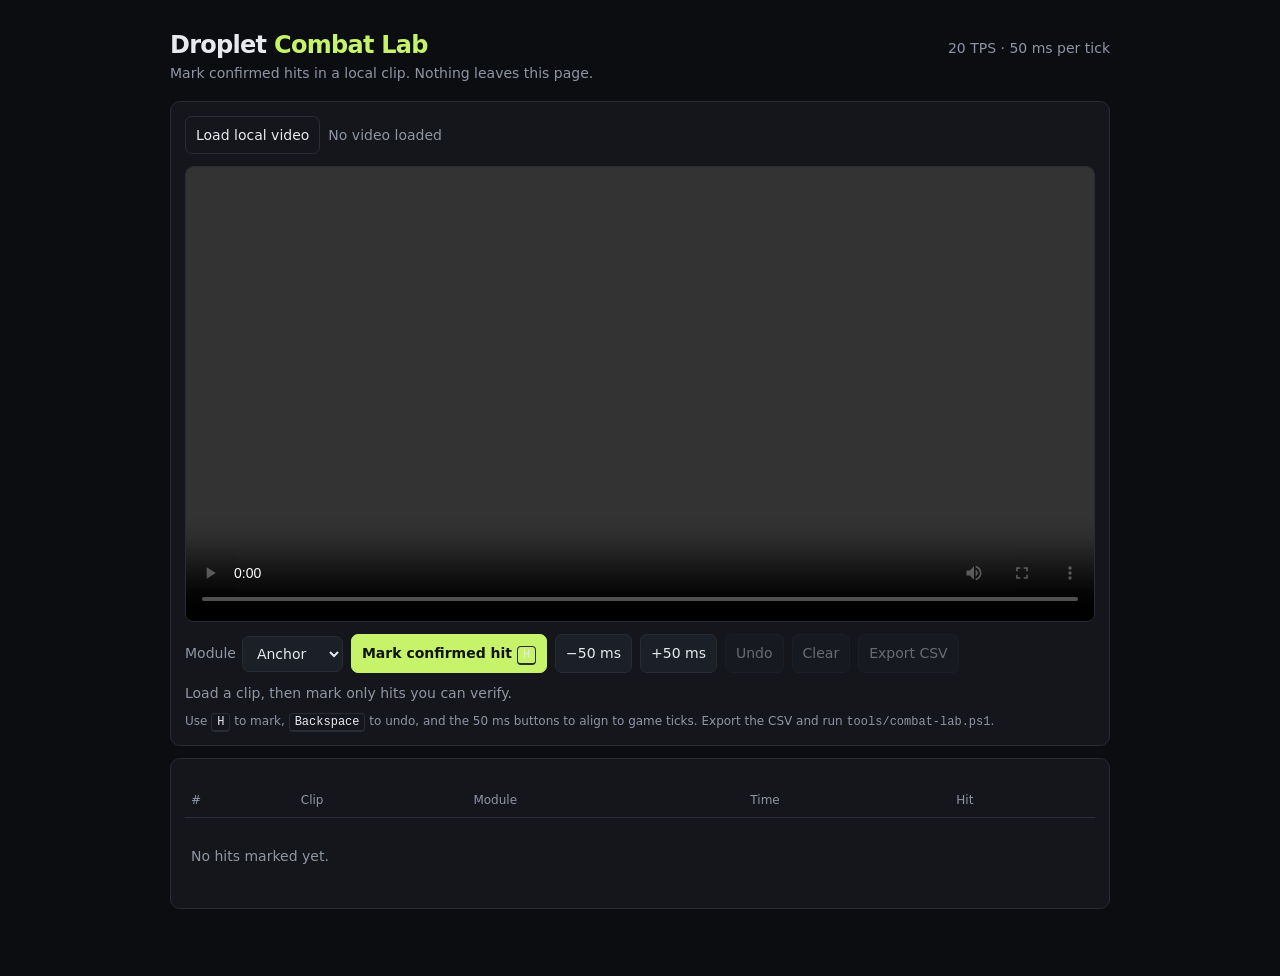
<file: tools/combat-annotator.html>
<!doctype html>
<html lang="en">
<head>
<meta charset="utf-8">
<meta name="viewport" content="width=device-width, initial-scale=1">
<title>Droplet Combat Lab</title>
<style>
  :root {
    color-scheme: dark;
    --bg: #0c0d10;
    --panel: #14161b;
    --line: #282c35;
    --text: #e7e9ef;
    --muted: #8e95a5;
    --accent: #c7f36b;
    --danger: #ff7b72;
  }
  * { box-sizing: border-box; }
  body {
    margin: 0;
    background: var(--bg);
    color: var(--text);
    font: 14px/1.45 "Segoe UI", system-ui, sans-serif;
  }
  main { max-width: 980px; margin: 0 auto; padding: 28px 20px 56px; }
  header { display: flex; flex-wrap: wrap; gap: 10px; align-items: baseline; justify-content: space-between; margin-bottom: 18px; }
  h1 { margin: 0; font-size: 24px; letter-spacing: -.03em; }
  h1 span { color: var(--accent); }
  .sub { color: var(--muted); margin: 0; }
  .panel { background: var(--panel); border: 1px solid var(--line); border-radius: 10px; padding: 14px; margin-bottom: 12px; }
  video { width: 100%; max-height: 52vh; background: #000; border: 1px solid var(--line); border-radius: 8px; display: block; }
  .toolbar { display: flex; flex-wrap: wrap; gap: 8px; align-items: center; }
  .file { display: inline-flex; gap: 8px; align-items: center; border: 1px solid var(--line); border-radius: 7px; padding: 8px 10px; cursor: pointer; }
  .file input { display: none; }
  .file:focus-within { outline: 2px solid var(--accent); outline-offset: 2px; }
  label.field { display: inline-flex; gap: 6px; align-items: center; color: var(--muted); }
  select, button {
    font: inherit;
    color: var(--text);
    background: #1b1f27;
    border: 1px solid var(--line);
    border-radius: 7px;
    padding: 8px 10px;
  }
  button { cursor: pointer; }
  button:hover { border-color: #596174; }
  button.primary { background: var(--accent); border-color: var(--accent); color: #10140a; font-weight: 700; }
  button:disabled { opacity: .4; cursor: not-allowed; }
  .status { margin: 10px 0 0; color: var(--muted); min-height: 1.45em; }
  .status strong { color: var(--text); }
  .rows { width: 100%; border-collapse: collapse; margin-top: 12px; font-variant-numeric: tabular-nums; }
  .rows th, .rows td { text-align: left; border-bottom: 1px solid var(--line); padding: 7px 6px; }
  .rows th { color: var(--muted); font-weight: 500; font-size: 12px; }
  .rows td:last-child { text-align: right; }
  .empty { color: var(--muted); padding: 14px 6px; }
  .hint { color: var(--muted); font-size: 12px; margin: 10px 0 0; }
  kbd { border: 1px solid var(--line); border-bottom-width: 2px; border-radius: 4px; padding: 1px 5px; color: var(--text); font: 12px ui-monospace, monospace; }
  @media (max-width: 640px) { main { padding-top: 18px; } h1 { font-size: 20px; } }
</style>
</head>
<body>
<main>
  <header>
    <div>
      <h1>Droplet <span>Combat Lab</span></h1>
      <p class="sub">Mark confirmed hits in a local clip. Nothing leaves this page.</p>
    </div>
    <p class="sub">20 TPS &middot; 50 ms per tick</p>
  </header>

  <section class="panel" aria-label="Video and annotation controls">
    <div class="toolbar">
      <label class="file">Load local video
        <input id="file" type="file" accept="video/*">
      </label>
      <span id="fileName" class="sub">No video loaded</span>
    </div>
    <div style="height:12px"></div>
    <video id="video" controls playsinline preload="metadata"></video>
    <div class="toolbar" style="margin-top:12px">
      <label class="field">Module
        <select id="module">
          <option value="v6">Anchor</option>
          <option value="v5">Crystal</option>
          <option value="v2">Mace</option>
          <option value="v3">Breach</option>
          <option value="v8">Totem</option>
          <option value="vA">Fast Use</option>
          <option value="v1">Shield</option>
          <option value="vC">W-Tap</option>
        </select>
      </label>
      <button id="mark" class="primary" type="button">Mark confirmed hit <kbd>H</kbd></button>
      <button id="back" type="button">&minus;50 ms</button>
      <button id="forward" type="button">+50 ms</button>
      <button id="undo" type="button">Undo</button>
      <button id="clear" type="button">Clear</button>
      <button id="export" type="button">Export CSV</button>
    </div>
    <p id="status" class="status" role="status" aria-live="polite">Load a clip, then mark only hits you can verify.</p>
    <p class="hint">Use <kbd>H</kbd> to mark, <kbd>Backspace</kbd> to undo, and the 50 ms buttons to align to game ticks. Export the CSV and run <code>tools/combat-lab.ps1</code>.</p>
  </section>

  <section class="panel" aria-label="Marked hits">
    <table class="rows">
      <thead><tr><th>#</th><th>Clip</th><th>Module</th><th>Time</th><th>Hit</th></tr></thead>
      <tbody id="rows"></tbody>
    </table>
    <p id="empty" class="empty">No hits marked yet.</p>
  </section>
</main>

<script>
  "use strict";
  const $ = (id) => document.getElementById(id);
  const video = $("video");
  const state = { clip: "clip", url: "", rows: [] };

  function formatTime(ms) {
    const total = Math.max(0, Math.round(ms));
    const minutes = Math.floor(total / 60000);
    const seconds = Math.floor((total % 60000) / 1000);
    const millis = total % 1000;
    return String(minutes).padStart(2, "0") + ":" +
      String(seconds).padStart(2, "0") + "." + String(millis).padStart(3, "0");
  }

  function setStatus(message) {
    $("status").textContent = message;
  }

  function currentMs() {
    return Math.max(0, Math.round(video.currentTime * 1000));
  }

  function render() {
    const body = $("rows");
    body.replaceChildren();
    state.rows.forEach((row, index) => {
      const tr = document.createElement("tr");
      for (const value of [
        String(index + 1),
        row.clip,
        row.module,
        formatTime(row.time_ms),
        "1",
      ]) {
        const td = document.createElement("td");
        td.textContent = value;
        tr.appendChild(td);
      }
      body.appendChild(tr);
    });
    $("empty").hidden = state.rows.length > 0;
    $("undo").disabled = state.rows.length === 0;
    $("clear").disabled = state.rows.length === 0;
    $("export").disabled = state.rows.length === 0;
  }

  function requireVideo() {
    if (!video.src) {
      setStatus("Load a local clip first.");
      return false;
    }
    return true;
  }

  function markHit() {
    if (!requireVideo()) return;
    state.rows.push({
      clip: state.clip,
      module: $("module").value,
      time_ms: currentMs(),
      hit: 1,
    });
    state.rows.sort((a, b) => a.time_ms - b.time_ms);
    render();
    setStatus("Marked " + $("module").value + " at " + formatTime(currentMs()) + ".");
  }

  function step(deltaMs) {
    if (!requireVideo()) return;
    video.currentTime = Math.max(0, video.currentTime + deltaMs / 1000);
  }

  function undo() {
    if (state.rows.length) {
      state.rows.pop();
      render();
      setStatus("Removed the last hit.");
    }
  }

  function csvEscape(value) {
    const text = String(value);
    return /[",\n\r]/.test(text) ? '"' + text.replace(/"/g, '""') + '"' : text;
  }

  function exportCsv() {
    if (!state.rows.length) return;
    const lines = ["clip,module,time_ms,hit"];
    for (const row of state.rows) {
      lines.push([
        csvEscape(row.clip),
        csvEscape(row.module),
        row.time_ms,
        1,
      ].join(","));
    }
    const blob = new Blob([lines.join("\n") + "\n"], { type: "text/csv;charset=utf-8" });
    const url = URL.createObjectURL(blob);
    const link = document.createElement("a");
    link.href = url;
    link.download = state.clip + "-hits.csv";
    document.body.appendChild(link);
    link.click();
    link.remove();
    setTimeout(() => URL.revokeObjectURL(url), 1000);
    setStatus("Exported " + state.rows.length + " hit(s). Run the combat lab next.");
  }

  $("file").addEventListener("change", (event) => {
    const file = event.target.files && event.target.files[0];
    if (!file) return;
    if (state.url) URL.revokeObjectURL(state.url);
    state.clip = (file.name.replace(/\.[^.]+$/, "") || "clip").trim() || "clip";
    state.rows = [];
    state.url = URL.createObjectURL(file);
    video.src = state.url;
    video.load();
    $("fileName").textContent = file.name;
    render();
    setStatus("Loaded " + file.name + ". Mark only confirmed hits.");
  });

  video.addEventListener("loadedmetadata", () => {
    setStatus("Ready. Length " + formatTime(video.duration * 1000) + ".");
  });
  video.addEventListener("error", () => {
    setStatus("This browser could not decode that video.");
  });

  $("mark").addEventListener("click", markHit);
  $("back").addEventListener("click", () => step(-50));
  $("forward").addEventListener("click", () => step(50));
  $("undo").addEventListener("click", undo);
  $("clear").addEventListener("click", () => {
    state.rows = [];
    render();
    setStatus("Cleared.");
  });
  $("export").addEventListener("click", exportCsv);

  document.addEventListener("keydown", (event) => {
    const target = event.target;
    if (target && /^(INPUT|SELECT|TEXTAREA)$/.test(target.tagName)) return;
    if (event.code === "KeyH") {
      event.preventDefault();
      markHit();
    } else if (event.key === "Backspace") {
      event.preventDefault();
      undo();
    }
  });

  render();
</script>
</body>
</html>
</file>
<file: style.css>
:root {
  --void: #080809;
  --abyss: #0d0d0f;
  --panel: #111113;
  --panel-raised: #17171a;
  --panel-hot: #1f1f23;
  --ink: #f4f3ef;
  --ink-soft: #d8d6d1;
  --muted: #a4a29d;
  --faint: #72716d;
  --line: rgba(255, 255, 255, 0.11);
  --line-strong: rgba(255, 255, 255, 0.20);
  --cyan: #eceae5;
  --cyan-high: #ffffff;
  --cyan-deep: #8c8a85;
  --amber: #d8d5cf;
  --coral: #c7c5c0;
  --mint: #c5c3bd;
  --sans: "Segoe UI Variable Text", "Segoe UI", system-ui, -apple-system, sans-serif;
  --display: "Bahnschrift SemiCondensed", "Bahnschrift", "Segoe UI Variable Display", "Segoe UI", system-ui, sans-serif;
  --mono: "Cascadia Code", "Cascadia Mono", Consolas, ui-monospace, monospace;
  --wrap: 1200px;
  --radius: 22px;
  --radius-sm: 14px;
  --radius-xs: 10px;
  --pill: 999px;
  --shadow: 0 30px 90px rgba(0, 0, 0, 0.46), 0 0 0 1px rgba(255, 255, 255, 0.025);
}

*,
*::before,
*::after {
  box-sizing: border-box;
}

html {
  scroll-behavior: smooth;
  scroll-padding-top: 96px;
}

body {
  min-width: 320px;
  margin: 0;
  overflow-x: hidden;
  background:
    radial-gradient(1200px 760px at 82% -10%, rgba(245, 243, 238, 0.16), transparent 62%),
    radial-gradient(1000px 720px at -8% 38%, rgba(165, 163, 158, 0.12), transparent 68%),
    radial-gradient(900px 620px at 54% 108%, rgba(255, 255, 255, 0.055), transparent 66%),
    linear-gradient(180deg, #070708 0%, #101011 42%, #080809 100%);
  color: var(--ink);
  font-family: var(--sans);
  font-size: 16px;
  line-height: 1.6;
  -webkit-font-smoothing: antialiased;
  text-rendering: optimizeLegibility;
}

body::before {
  position: fixed;
  inset: -12%;
  z-index: 0;
  pointer-events: none;
  content: "";
  background-image:
    linear-gradient(rgba(206, 206, 206, 0.043) 1px, transparent 1px),
    linear-gradient(90deg, rgba(206, 206, 206, 0.043) 1px, transparent 1px);
  background-size: 48px 48px;
  mask-image: radial-gradient(ellipse 92% 76% at 50% 16%, black, transparent 84%);
  opacity: 0.65;
  animation: grid-drift 32s linear infinite;
  will-change: transform;
}

body::after {
  position: fixed;
  inset: 0;
  z-index: 0;
  pointer-events: none;
  content: "";
  background:
    radial-gradient(ellipse at 50% 4%, transparent 18%, rgba(4, 4, 4, 0.34) 76%),
    linear-gradient(180deg, transparent 54%, rgba(4, 4, 4, 0.62) 100%);
}

::selection {
  background: var(--cyan);
  color: #0e0e0e;
}

a {
  color: inherit;
  text-decoration: none;
}

p,
h1,
h2,
h3,
dl,
dd,
dt,
ul,
ol,
li,
figure {
  margin: 0;
}

ul,
ol {
  padding: 0;
  list-style: none;
}

img,
svg {
  display: block;
}

button,
a,
summary,
label {
  -webkit-tap-highlight-color: transparent;
}

:focus-visible {
  outline: 2px solid var(--cyan);
  outline-offset: 4px;
}

.sr-only {
  position: absolute;
  width: 1px;
  height: 1px;
  padding: 0;
  margin: -1px;
  overflow: hidden;
  clip: rect(0, 0, 0, 0);
  white-space: nowrap;
  border: 0;
}

.wrap {
  width: min(var(--wrap), calc(100% - 48px));
  margin-inline: auto;
}

.skip-link {
  position: fixed;
  top: 12px;
  left: 12px;
  z-index: 100;
  padding: 10px 15px;
  border-radius: var(--pill);
  background: var(--cyan);
  color: #0e0e0e;
  font-family: var(--mono);
  font-size: 11px;
  font-weight: 700;
  transform: translateY(-170%);
  transition: transform 140ms ease;
}

.skip-link:focus {
  transform: translateY(0);
}

/* ------------------------------------------------------------- atmosphere */

.ambient {
  position: fixed;
  inset: 0;
  z-index: 0;
  overflow: hidden;
  pointer-events: none;
}

.ambient::before {
  position: absolute;
  inset: -28%;
  content: "";
  background: conic-gradient(
    from 164deg at 50% 50%,
    transparent 0deg,
    rgba(209, 209, 209, 0.17) 42deg,
    transparent 92deg,
    rgba(207, 207, 207, 0.08) 146deg,
    transparent 208deg,
    rgba(106, 106, 106, 0.14) 262deg,
    transparent 322deg
  );
  filter: blur(86px);
  opacity: 0.22;
  animation: aurora-drift 34s ease-in-out infinite alternate;
  will-change: transform;
}

.ambient::after {
  position: absolute;
  inset: -4%;
  content: "";
  background-image:
    radial-gradient(circle, rgba(242, 242, 242, 0.48) 0.7px, transparent 1.4px),
    radial-gradient(circle, rgba(209, 209, 209, 0.38) 0.6px, transparent 1.3px);
  background-position: 0 0, 41px 67px;
  background-size: 97px 97px, 151px 151px;
  mask-image: radial-gradient(ellipse 72% 64% at 50% 26%, black, transparent 78%);
  opacity: 0.42;
  animation: star-drift 72s linear infinite;
  will-change: transform;
}

.ambient-orb {
  position: absolute;
  display: block;
  border-radius: 50%;
  filter: blur(100px);
  mix-blend-mode: screen;
  opacity: 0.24;
  animation: orb-drift 22s ease-in-out infinite alternate;
  will-change: transform;
}

.orb-a {
  top: 4%;
  right: 2%;
  width: 42vw;
  height: 32vw;
  min-width: 300px;
  min-height: 240px;
  background: #6a6a6a;
}

.orb-b {
  bottom: 8%;
  left: -8%;
  width: 36vw;
  height: 28vw;
  min-width: 240px;
  min-height: 200px;
  background: #515151;
  animation-delay: -7s;
  opacity: 0.11;
}

.orb-c {
  top: 46%;
  left: 48%;
  width: 30vw;
  height: 24vw;
  min-width: 180px;
  min-height: 150px;
  background: #484848;
  animation-delay: -12s;
  opacity: 0.12;
}

.site-header,
main,
.site-footer {
  position: relative;
  z-index: 1;
}

/* ----------------------------------------------------------------- header */

.site-header {
  position: sticky;
  top: 0;
  z-index: 40;
  border-bottom: 1px solid var(--line-strong);
  background: rgba(8, 8, 8, 0.72);
  box-shadow: 0 18px 50px rgba(0, 0, 0, 0.16);
  backdrop-filter: blur(24px) saturate(1.2);
  -webkit-backdrop-filter: blur(24px) saturate(1.2);
}

.site-header::after {
  position: absolute;
  right: 8%;
  bottom: -1px;
  left: 8%;
  height: 1px;
  content: "";
  background: linear-gradient(90deg, transparent, rgba(209, 209, 209, 0.6), transparent);
  opacity: 0.45;
  animation: header-scan 9s ease-in-out infinite alternate;
}

.header-inner {
  display: flex;
  align-items: center;
  gap: 28px;
  min-height: 70px;
}

.brand {
  display: inline-flex;
  align-items: center;
  gap: 9px;
  flex-shrink: 0;
}

.brand-mark {
  display: grid;
  width: 27px;
  height: 27px;
  place-items: center;
  color: var(--cyan-high);
}

.brand-mark svg {
  width: 22px;
  height: 22px;
  fill: currentColor;
}

.brand-name {
  font-family: var(--display);
  font-size: 17px;
  font-weight: 600;
  letter-spacing: -0.025em;
}

.brand-version {
  padding-left: 9px;
  border-left: 1px solid var(--line-strong);
  color: var(--faint);
  font-family: var(--mono);
  font-size: 9px;
  letter-spacing: 0.04em;
}

.site-nav {
  display: flex;
  align-items: center;
  gap: 22px;
  margin-left: auto;
  color: var(--muted);
  font-family: var(--mono);
  font-size: 10px;
  letter-spacing: 0.075em;
  text-transform: uppercase;
}

.site-nav a {
  position: relative;
  padding: 8px 0;
  transition: color 140ms ease;
}

.site-nav a::after {
  position: absolute;
  right: 0;
  bottom: 2px;
  left: 0;
  height: 1px;
  content: "";
  background: var(--cyan);
  transform: scaleX(0);
  transform-origin: left;
  transition: transform 160ms ease;
}

.site-nav a:hover {
  color: var(--ink);
}

.site-nav a:hover::after {
  transform: scaleX(1);
}

.header-action {
  display: inline-flex;
  align-items: center;
  gap: 8px;
  flex-shrink: 0;
  padding: 9px 14px;
  border: 1px solid var(--line-strong);
  border-radius: var(--pill);
  background: rgba(209, 209, 209, 0.05);
  color: var(--cyan-high);
  font-family: var(--mono);
  font-size: 9px;
  letter-spacing: 0.06em;
  text-transform: uppercase;
  transition: background 160ms ease, border-color 160ms ease, transform 160ms ease, box-shadow 160ms ease;
}

.header-action:hover {
  border-color: var(--cyan);
  background: rgba(209, 209, 209, 0.12);
  box-shadow: 0 8px 24px rgba(162, 162, 162, 0.14);
  transform: translateY(-1px);
}

.header-action span {
  color: var(--cyan);
  font-size: 13px;
}

/* ------------------------------------------------------------------- hero */

.hero {
  position: relative;
  isolation: isolate;
  display: grid;
  grid-template-columns: minmax(0, 1.04fr) minmax(370px, 0.96fr);
  gap: clamp(42px, 7vw, 96px);
  align-items: center;
  padding-block: clamp(76px, 10vw, 132px) clamp(66px, 8vw, 98px);
}

.hero::before {
  position: absolute;
  top: 8%;
  right: -5%;
  z-index: -1;
  width: 48%;
  height: 74%;
  content: "";
  border-radius: 50%;
  background: radial-gradient(circle, rgba(182, 182, 182, 0.16), transparent 68%);
  filter: blur(64px);
  animation: hero-glow 13s ease-in-out infinite alternate;
  pointer-events: none;
}

.eyebrow {
  display: flex;
  flex-wrap: wrap;
  align-items: center;
  gap: 9px;
  margin-bottom: 27px;
  color: var(--muted);
  font-family: var(--mono);
  font-size: 9px;
  letter-spacing: 0.105em;
  line-height: 1.6;
  text-transform: uppercase;
}

.eyebrow-dot {
  width: 6px;
  height: 6px;
  flex-shrink: 0;
  border-radius: 50%;
  background: var(--cyan);
  box-shadow: 0 0 0 4px rgba(209, 209, 209, 0.08), 0 0 18px rgba(209, 209, 209, 0.5);
  animation: live-pulse 2.9s ease-in-out infinite;
}

.eyebrow span:not(.eyebrow-dot) {
  color: var(--faint);
}

h1,
h2,
h3 {
  font-family: var(--display);
  font-weight: 600;
  letter-spacing: -0.055em;
}

h1 {
  max-width: 11.7ch;
  font-size: clamp(4rem, 7.2vw, 7.1rem);
  line-height: 0.86;
}

h1 em,
h2 em {
  color: var(--cyan);
  font-style: normal;
  font-weight: 500;
  background: linear-gradient(115deg, var(--cyan-high), var(--cyan) 42%, #ededed 58%, #a6a6a6);
  background-size: 190% 100%;
  -webkit-background-clip: text;
  background-clip: text;
  -webkit-text-fill-color: transparent;
  animation: title-shimmer 11s ease-in-out infinite alternate;
}

h1 em {
  text-shadow: 0 0 48px rgba(189, 189, 189, 0.13);
}

.lede {
  max-width: 51ch;
  margin-top: 30px;
  color: var(--ink-soft);
  font-size: 16px;
  line-height: 1.75;
}

.actions {
  display: flex;
  flex-wrap: wrap;
  gap: 9px;
  margin-top: 33px;
}

.button {
  display: inline-flex;
  align-items: center;
  justify-content: center;
  gap: 11px;
  min-height: 46px;
  padding: 0 20px;
  border: 1px solid transparent;
  border-radius: var(--pill);
  font-family: var(--mono);
  font-size: 10px;
  font-weight: 600;
  letter-spacing: 0.02em;
  transition: background 160ms ease, border-color 160ms ease, color 160ms ease, transform 160ms ease, box-shadow 160ms ease;
}

.button:hover {
  transform: translateY(-2px);
}

.button span {
  font-size: 14px;
  line-height: 1;
}

.button-primary {
  background: linear-gradient(110deg, var(--cyan-high), var(--cyan) 62%, #b1b1b1);
  color: #0e0e0e;
  box-shadow: 0 12px 32px rgba(180, 180, 180, 0.18);
}

.button-primary:hover {
  background: var(--cyan-high);
  box-shadow: 0 16px 42px rgba(180, 180, 180, 0.28);
}

.button-quiet {
  border-color: var(--line-strong);
  background: rgba(255, 255, 255, 0.018);
  color: var(--ink);
}

.button-quiet:hover {
  border-color: var(--cyan);
  background: rgba(209, 209, 209, 0.075);
}

.hero-notes {
  display: flex;
  flex-wrap: wrap;
  gap: 8px 20px;
  margin-top: 35px;
  padding-top: 18px;
  border-top: 1px solid var(--line);
  color: var(--faint);
  font-family: var(--mono);
  font-size: 9px;
  letter-spacing: 0.025em;
}

.hero-notes li {
  display: flex;
  align-items: center;
  gap: 7px;
}

.hero-notes li::before {
  width: 4px;
  height: 4px;
  border-radius: 50%;
  content: "";
  background: var(--cyan);
  box-shadow: 0 0 8px rgba(209, 209, 209, 0.8);
}

/* --------------------------------------------------------------- console */

.console-card {
  position: relative;
  overflow: hidden;
  border: 1px solid var(--line-strong);
  border-radius: calc(var(--radius) + 4px);
  background:
    linear-gradient(145deg, rgba(209, 209, 209, 0.09), transparent 42%),
    rgba(20, 20, 20, 0.88);
  box-shadow: var(--shadow), inset 0 1px 0 rgba(255, 255, 255, 0.045);
  transition: border-color 220ms ease, box-shadow 220ms ease, transform 220ms ease;
}

.console-card:hover {
  border-color: rgba(209, 209, 209, 0.4);
  box-shadow: 0 34px 110px rgba(0, 0, 0, 0.48), 0 0 50px rgba(176, 176, 176, 0.07), inset 0 1px 0 rgba(255, 255, 255, 0.05);
  transform: translateY(-3px);
}

.console-card::before {
  position: absolute;
  top: 15px;
  right: 18px;
  width: 78px;
  height: 2px;
  content: "";
  border-radius: var(--pill);
  background: var(--cyan);
  box-shadow: 0 0 22px rgba(209, 209, 209, 0.65);
}

.console-card::after {
  position: absolute;
  right: 13%;
  bottom: -90px;
  width: 180px;
  height: 180px;
  content: "";
  border-radius: 50%;
  background: rgba(209, 209, 209, 0.07);
  filter: blur(35px);
  pointer-events: none;
}

.console-head,
.console-foot {
  position: relative;
  z-index: 1;
  display: flex;
  align-items: center;
  justify-content: space-between;
  gap: 14px;
  color: var(--faint);
  font-family: var(--mono);
  font-size: 8px;
  letter-spacing: 0.08em;
  text-transform: uppercase;
}

.console-head {
  padding: 13px 17px;
  border-bottom: 1px solid var(--line);
}

.status-live,
.console-foot span:first-child {
  display: inline-flex;
  align-items: center;
  gap: 7px;
  color: var(--mint);
}

.status-live i,
.console-foot i,
.media-live i {
  width: 5px;
  height: 5px;
  border-radius: 50%;
  background: currentColor;
  box-shadow: 0 0 10px currentColor;
  animation: live-pulse 2.8s ease-in-out infinite;
}

.console-main {
  position: relative;
  z-index: 1;
  padding: 29px 26px 16px;
}

.console-label {
  color: var(--muted);
  font-family: var(--mono);
  font-size: 8px;
  letter-spacing: 0.12em;
  text-transform: uppercase;
}

.console-value {
  margin-top: 7px;
  color: var(--ink);
  font-family: var(--display);
  font-size: clamp(3.6rem, 6.4vw, 5.7rem);
  font-weight: 550;
  letter-spacing: -0.07em;
  line-height: 0.86;
}

.console-value small {
  margin-left: 6px;
  color: var(--cyan);
  font-family: var(--mono);
  font-size: 11px;
  font-weight: 500;
  letter-spacing: 0;
  -webkit-text-fill-color: var(--cyan);
}

.console-main p {
  max-width: 39ch;
  margin-top: 16px;
  color: var(--muted);
  font-size: 12px;
  line-height: 1.65;
}

.signal-bars {
  display: flex;
  align-items: flex-end;
  gap: 4px;
  height: 74px;
  margin: 22px 0 0;
  padding-bottom: 1px;
  border-bottom: 1px solid var(--line-strong);
}

.signal-bars i {
  flex: 1;
  height: var(--h);
  min-height: 4px;
  border-radius: var(--pill);
  background: linear-gradient(180deg, var(--cyan-high), rgba(209, 209, 209, 0.1));
  box-shadow: 0 0 12px rgba(209, 209, 209, 0.13);
  transform-origin: bottom;
  animation: bar-pulse 3.6s ease-in-out infinite alternate;
}

.signal-bars i:nth-child(2n) { animation-delay: -0.5s; }
.signal-bars i:nth-child(3n) { animation-delay: -1.1s; }
.signal-bars i:nth-child(5n) { animation-delay: -1.8s; }
.signal-bars i:nth-child(7n) { animation-delay: -2.4s; }

.signal-caption {
  display: flex;
  justify-content: space-between;
  gap: 10px;
  margin-top: 8px;
  color: var(--faint);
  font-family: var(--mono);
  font-size: 8px;
}

.console-grid {
  position: relative;
  z-index: 1;
  display: grid;
  grid-template-columns: repeat(2, minmax(0, 1fr));
  border-top: 1px solid var(--line);
  border-bottom: 1px solid var(--line);
}

.console-grid div {
  padding: 12px 17px;
  border-bottom: 1px solid var(--line);
}

.console-grid div:nth-child(odd) {
  border-right: 1px solid var(--line);
}

.console-grid div:nth-last-child(-n + 2) {
  border-bottom: 0;
}

.console-grid dt {
  color: var(--faint);
  font-family: var(--mono);
  font-size: 7px;
  letter-spacing: 0.08em;
  text-transform: uppercase;
}

.console-grid dd {
  margin-top: 3px;
  color: var(--ink-soft);
  font-family: var(--mono);
  font-size: 10px;
}

.console-foot {
  z-index: 1;
  padding: 12px 17px;
}

.console-foot span:last-child {
  color: var(--faint);
}

/* ------------------------------------------------------------ proof/partner */

.proof-rail {
  display: grid;
  grid-template-columns: repeat(4, minmax(0, 1fr));
  overflow: hidden;
  border: 1px solid var(--line-strong);
  border-radius: var(--radius);
  background: rgba(14, 14, 14, 0.46);
  box-shadow: inset 0 1px 0 rgba(255, 255, 255, 0.025);
}

.proof-rail div {
  padding: 23px 22px 25px;
  border-right: 1px solid var(--line);
}

.proof-rail div:last-child {
  border-right: 0;
}

.proof-rail strong {
  display: block;
  color: var(--cyan-high);
  font-family: var(--display);
  font-size: clamp(1.5rem, 2.5vw, 2.2rem);
  font-weight: 550;
  letter-spacing: -0.045em;
  line-height: 1;
}

.proof-rail span {
  display: block;
  margin-top: 9px;
  color: var(--faint);
  font-family: var(--mono);
  font-size: 8px;
  letter-spacing: 0.06em;
  text-transform: uppercase;
}

.partner-rail {
  display: flex;
  align-items: center;
  justify-content: space-between;
  gap: 24px;
  margin-top: 14px;
  padding: 16px 20px;
  border: 1px dashed rgba(207, 207, 207, 0.32);
  border-radius: var(--radius-sm);
  background: linear-gradient(100deg, rgba(207, 207, 207, 0.06), rgba(207, 207, 207, 0.018));
  transition: border-color 180ms ease, background 180ms ease;
}

.partner-rail:hover {
  border-color: rgba(207, 207, 207, 0.52);
  background: rgba(207, 207, 207, 0.06);
}

.partner-copy {
  display: flex;
  align-items: baseline;
  gap: 15px;
  min-width: 0;
}

.partner-kicker {
  flex-shrink: 0;
  color: var(--amber);
  font-family: var(--mono);
  font-size: 8px;
  letter-spacing: 0.1em;
  text-transform: uppercase;
}

.partner-copy p {
  color: var(--muted);
  font-size: 11px;
  line-height: 1.55;
}

.text-link {
  display: inline-flex;
  align-items: center;
  gap: 6px;
  flex-shrink: 0;
  color: var(--cyan);
  font-family: var(--mono);
  font-size: 9px;
  letter-spacing: 0.02em;
  transition: color 140ms ease;
}

.text-link:hover {
  color: var(--cyan-high);
}

.text-link span {
  font-size: 13px;
}

/* --------------------------------------------------------------- sections */

.section {
  padding-block: clamp(76px, 9vw, 118px);
  border-top: 1px solid var(--line);
}

.section-head {
  display: grid;
  grid-template-columns: minmax(0, 0.9fr) minmax(290px, 0.62fr);
  gap: 38px;
  align-items: end;
  margin-bottom: 45px;
}

.section-tag {
  display: flex;
  align-items: center;
  gap: 9px;
  margin-bottom: 17px;
  color: var(--cyan);
  font-family: var(--mono);
  font-size: 9px;
  letter-spacing: 0.1em;
  text-transform: uppercase;
}

.section-tag > span {
  display: inline-block;
  width: 18px;
  height: 1px;
  background: var(--cyan);
  box-shadow: 0 0 10px rgba(209, 209, 209, 0.8);
}

.section-head h2,
.spec-intro h2 {
  max-width: 9ch;
  font-size: clamp(3rem, 5.5vw, 5.2rem);
  line-height: 0.89;
}

.section-lede {
  max-width: 45ch;
  color: var(--muted);
  font-size: 13px;
  line-height: 1.8;
}

/* -------------------------------------------------------------- benchmark */

.performance-layout {
  display: grid;
  grid-template-columns: minmax(0, 1.18fr) minmax(300px, 0.82fr);
  gap: 14px;
  align-items: stretch;
}

.benchmark-card {
  display: flex;
  flex-direction: column;
  overflow: hidden;
  border: 1px solid var(--line-strong);
  border-radius: var(--radius);
  background:
    linear-gradient(145deg, rgba(209, 209, 209, 0.06), transparent 38%),
    var(--panel);
}

.card-head,
.capture-chrome {
  display: flex;
  align-items: center;
  justify-content: space-between;
  gap: 14px;
  padding: 11px 16px;
  border-bottom: 1px solid var(--line);
  color: var(--faint);
  font-family: var(--mono);
  font-size: 8px;
  letter-spacing: 0.07em;
  text-transform: uppercase;
}

.card-head span:first-child {
  color: var(--ink-soft);
}

.benchmark-body {
  padding: 26px 22px 22px;
}

.benchmark-row {
  display: grid;
  grid-template-columns: 112px minmax(0, 1fr) 100px;
  gap: 14px;
  align-items: center;
  margin-bottom: 18px;
}

.bench-label span,
.bench-label small {
  display: block;
}

.bench-label span {
  color: var(--ink-soft);
  font-size: 12px;
  font-weight: 550;
}

.bench-label small {
  margin-top: 3px;
  color: var(--faint);
  font-family: var(--mono);
  font-size: 7px;
  letter-spacing: 0.04em;
  text-transform: uppercase;
}

.bench-track {
  height: 14px;
  overflow: hidden;
  border: 1px solid var(--line);
  border-radius: var(--pill);
  background:
    linear-gradient(90deg, rgba(209, 209, 209, 0.04) 1px, transparent 1px),
    rgba(0, 0, 0, 0.17);
  background-size: 10% 100%;
}

.bench-track i {
  display: block;
  width: var(--bar);
  min-width: 3px;
  height: 100%;
  border-radius: var(--pill);
  background: linear-gradient(90deg, rgba(209, 209, 209, 0.52), var(--cyan));
  box-shadow: 0 0 18px rgba(209, 209, 209, 0.28);
  transform-origin: left;
  animation: bar-grow 1.1s cubic-bezier(0.2, 0.8, 0.2, 1) both;
}

.is-fast .bench-track i {
  background: var(--mint);
  box-shadow: 0 0 18px rgba(223, 223, 223, 0.44);
  animation-delay: 120ms;
}

.benchmark-row > strong {
  color: var(--ink);
  font-family: var(--mono);
  font-size: 13px;
  font-weight: 500;
  text-align: right;
  white-space: nowrap;
}

.benchmark-row.is-fast > strong {
  color: var(--mint);
}

.benchmark-row > strong small {
  color: var(--faint);
  font-size: 8px;
}

.benchmark-summary {
  display: flex;
  align-items: baseline;
  gap: 14px;
  margin-top: 24px;
  padding-top: 19px;
  border-top: 1px solid var(--line);
}

.benchmark-summary strong {
  color: var(--cyan-high);
  font-family: var(--display);
  font-size: clamp(2.3rem, 4vw, 3.6rem);
  font-weight: 550;
  letter-spacing: -0.06em;
  line-height: 0.9;
}

.benchmark-summary span {
  max-width: 30ch;
  color: var(--muted);
  font-size: 10px;
  line-height: 1.55;
}

.benchmark-card figcaption {
  margin-top: auto;
  padding: 12px 16px;
  border-top: 1px solid var(--line);
  color: var(--faint);
  font-family: var(--mono);
  font-size: 8px;
  line-height: 1.65;
}

.performance-copy {
  padding: 26px 24px 22px;
  border: 1px solid var(--line);
  border-radius: var(--radius);
  background: rgba(255, 255, 255, 0.014);
}

.performance-copy h3 {
  max-width: 17ch;
  font-size: clamp(1.7rem, 2.7vw, 2.35rem);
  line-height: 1.02;
}

.performance-copy > p {
  margin-top: 18px;
  color: var(--muted);
  font-size: 12px;
  line-height: 1.75;
}

.mini-stats {
  display: grid;
  grid-template-columns: repeat(3, minmax(0, 1fr));
  gap: 1px;
  margin-top: 24px;
  overflow: hidden;
  border: 1px solid var(--line);
  border-radius: var(--radius-sm);
  background: var(--line);
}

.mini-stats div {
  min-height: 90px;
  padding: 13px 11px;
  background: var(--panel);
}

.mini-stats strong {
  display: block;
  color: var(--cyan-high);
  font-family: var(--mono);
  font-size: 17px;
  font-weight: 500;
}

.mini-stats span {
  display: block;
  margin-top: 7px;
  color: var(--faint);
  font-size: 9px;
  line-height: 1.45;
}

.boundary-note {
  margin-top: 22px;
  padding-top: 18px;
  border-top: 1px solid var(--line);
}

.boundary-label {
  color: var(--coral);
  font-family: var(--mono);
  font-size: 8px;
  letter-spacing: 0.08em;
  text-transform: uppercase;
}

.boundary-note p {
  margin-top: 7px;
  color: var(--muted);
  font-size: 11px;
  line-height: 1.7;
}

/* --------------------------------------------------------------- pipeline */

.pipeline-card {
  margin-top: 14px;
  padding: 25px 24px 0;
  border: 1px solid var(--line);
  border-radius: var(--radius);
  background:
    radial-gradient(600px 180px at 20% 0%, rgba(209, 209, 209, 0.06), transparent 70%),
    rgba(255, 255, 255, 0.012);
}

.pipeline-head {
  display: flex;
  align-items: flex-end;
  justify-content: space-between;
  gap: 24px;
}

.card-kicker {
  color: var(--cyan);
  font-family: var(--mono);
  font-size: 8px;
  letter-spacing: 0.1em;
  text-transform: uppercase;
}

.pipeline-head h3 {
  margin-top: 7px;
  font-size: clamp(1.6rem, 2.8vw, 2.25rem);
  line-height: 1;
}

.model-note {
  color: var(--faint);
  font-family: var(--mono);
  font-size: 8px;
  text-align: right;
  text-transform: uppercase;
}

.pipeline {
  display: grid;
  grid-template-columns: repeat(5, minmax(0, 1fr));
  margin-top: 28px;
  border-top: 1px solid var(--line-strong);
}

.pipeline li {
  position: relative;
  min-height: 106px;
  padding: 17px 14px 14px 0;
  border-right: 1px solid var(--line);
}

.pipeline li + li {
  padding-left: 14px;
}

.pipeline li:last-child {
  border-right: 0;
}

.pipeline li::before {
  position: absolute;
  top: -4px;
  left: 0;
  width: 7px;
  height: 7px;
  content: "";
  border: 1px solid var(--cyan);
  border-radius: 50%;
  background: var(--void);
  box-shadow: 0 0 12px rgba(209, 209, 209, 0.5);
}

.pipeline li + li::before {
  left: 14px;
}

.pipeline li > span {
  color: var(--cyan);
  font-family: var(--mono);
  font-size: 8px;
}

.pipeline b {
  display: block;
  margin-top: 19px;
  color: var(--ink-soft);
  font-size: 11px;
  font-weight: 550;
}

.pipeline small {
  display: block;
  margin-top: 4px;
  color: var(--faint);
  font-size: 9px;
  line-height: 1.45;
}

.pipeline-foot {
  display: flex;
  flex-wrap: wrap;
  justify-content: space-between;
  gap: 7px 18px;
  margin-top: 4px;
  padding: 13px 0;
  border-top: 1px solid var(--line);
  color: var(--faint);
  font-family: var(--mono);
  font-size: 7px;
  letter-spacing: 0.04em;
  text-transform: uppercase;
}

/* ---------------------------------------------------------------- interface */

.media-frame {
  max-width: 760px;
  margin-inline: auto;
  overflow: hidden;
  border: 1px solid var(--line-strong);
  border-radius: calc(var(--radius) + 4px);
  background: #060606;
  box-shadow: 0 34px 100px rgba(0, 0, 0, 0.38), 0 0 60px rgba(176, 176, 176, 0.04);
  transition: border-color 220ms ease, box-shadow 220ms ease, transform 220ms ease;
}

.media-frame:hover {
  border-color: rgba(209, 209, 209, 0.38);
  box-shadow: 0 38px 110px rgba(0, 0, 0, 0.44), 0 0 70px rgba(176, 176, 176, 0.08);
  transform: translateY(-2px);
}

.media-bar {
  display: flex;
  align-items: center;
  gap: 16px;
  padding: 11px 15px;
  border-bottom: 1px solid var(--line);
  background: var(--panel);
  color: var(--faint);
  font-family: var(--mono);
  font-size: 8px;
  letter-spacing: 0.07em;
  text-transform: uppercase;
}

.media-title {
  color: var(--ink-soft);
}

.media-meta {
  margin-left: auto;
}

.media-live {
  display: inline-flex;
  align-items: center;
  gap: 6px;
  color: var(--mint);
}

.media-image {
  position: relative;
  overflow: hidden;
  background: #060606;
}

.media-image img {
  width: 100%;
  height: auto;
}

.scanline,
.capture-sweep {
  position: absolute;
  top: 0;
  left: -25%;
  width: 24%;
  height: 100%;
  pointer-events: none;
  background: linear-gradient(90deg, transparent, rgba(209, 209, 209, 0.1), transparent);
  transform: skewX(-17deg);
  animation: sweep 7s ease-in-out infinite;
}

.media-caption {
  display: flex;
  flex-wrap: wrap;
  align-items: center;
  justify-content: space-between;
  gap: 8px 18px;
  padding: 12px 15px;
  border-top: 1px solid var(--line);
  color: var(--faint);
  font-family: var(--mono);
  font-size: 8px;
}

.media-caption span:last-child {
  color: var(--muted);
}

/* -------------------------------------------------------------- preview lab */

.preview-lab {
  max-width: 760px;
  margin: 16px auto 0;
}

.preview-input {
  position: absolute;
  width: 1px;
  height: 1px;
  opacity: 0;
  pointer-events: none;
}

.preview-tabs {
  display: flex;
  flex-wrap: wrap;
  align-items: center;
  gap: 4px;
  margin-bottom: 10px;
  padding: 5px;
  border: 1px solid var(--line);
  border-radius: var(--pill);
  background: rgba(11, 11, 11, 0.66);
  box-shadow: inset 0 1px 0 rgba(255, 255, 255, 0.025);
}

.preview-tabs label {
  display: inline-flex;
  align-items: center;
  gap: 7px;
  padding: 9px 13px;
  border: 1px solid transparent;
  border-radius: var(--pill);
  color: var(--faint);
  font-family: var(--mono);
  font-size: 8px;
  letter-spacing: 0.04em;
  text-transform: uppercase;
  cursor: pointer;
  transition: color 160ms ease, background 160ms ease, border-color 160ms ease, box-shadow 160ms ease;
}

.preview-tabs label span {
  color: var(--faint);
  font-size: 7px;
}

.preview-tabs label:hover {
  color: var(--ink-soft);
  background: rgba(209, 209, 209, 0.045);
}

#preview-core:checked ~ .preview-tabs label[for="preview-core"],
#preview-crystal:checked ~ .preview-tabs label[for="preview-crystal"],
#preview-assist:checked ~ .preview-tabs label[for="preview-assist"],
#preview-system:checked ~ .preview-tabs label[for="preview-system"] {
  border-color: rgba(209, 209, 209, 0.3);
  background: linear-gradient(110deg, rgba(209, 209, 209, 0.16), rgba(209, 209, 209, 0.055));
  color: var(--cyan-high);
  box-shadow: 0 8px 24px rgba(127, 127, 127, 0.12), inset 0 1px 0 rgba(255, 255, 255, 0.06);
}

#preview-core:checked ~ .preview-tabs label[for="preview-core"] span,
#preview-crystal:checked ~ .preview-tabs label[for="preview-crystal"] span,
#preview-assist:checked ~ .preview-tabs label[for="preview-assist"] span,
#preview-system:checked ~ .preview-tabs label[for="preview-system"] span {
  color: var(--cyan);
}

#preview-core:focus-visible ~ .preview-tabs label[for="preview-core"],
#preview-crystal:focus-visible ~ .preview-tabs label[for="preview-crystal"],
#preview-assist:focus-visible ~ .preview-tabs label[for="preview-assist"],
#preview-system:focus-visible ~ .preview-tabs label[for="preview-system"] {
  outline: 2px solid var(--cyan);
  outline-offset: 2px;
}

.preview-hint {
  margin-left: auto;
  padding-inline: 8px;
  color: var(--faint);
  font-family: var(--mono);
  font-size: 8px;
}

.preview-stage {
  overflow: hidden;
  border: 1px solid var(--line-strong);
  border-radius: calc(var(--radius) + 2px);
  background: #060606;
  box-shadow: 0 24px 70px rgba(0, 0, 0, 0.3);
}

.preview-pane {
  display: none;
  animation: pane-in 340ms cubic-bezier(0.2, 0.8, 0.2, 1) both;
}

#preview-core:checked ~ .preview-stage .pane-core,
#preview-crystal:checked ~ .preview-stage .pane-crystal,
#preview-assist:checked ~ .preview-stage .pane-assist,
#preview-system:checked ~ .preview-stage .pane-system {
  display: block;
}

.preview-pane img {
  width: 100%;
  height: auto;
}

.preview-pane figcaption {
  display: flex;
  flex-wrap: wrap;
  justify-content: space-between;
  gap: 5px 12px;
  padding: 11px 14px;
  border-top: 1px solid var(--line);
  color: var(--ink-soft);
  font-family: var(--mono);
  font-size: 8px;
}

.preview-pane figcaption span:last-child {
  color: var(--faint);
}

.interface-facts {
  display: grid;
  grid-template-columns: repeat(3, minmax(0, 1fr));
  max-width: 760px;
  margin: 14px auto 0;
  overflow: hidden;
  border: 1px solid var(--line);
  border-radius: var(--radius-sm);
  background: rgba(13, 13, 13, 0.44);
}

.interface-facts li {
  padding: 15px 17px;
  border-right: 1px solid var(--line);
}

.interface-facts li:last-child {
  border-right: 0;
}

.interface-facts span {
  display: block;
  margin-bottom: 7px;
  color: var(--cyan);
  font-family: var(--mono);
  font-size: 8px;
}

.interface-facts b {
  display: block;
  color: var(--ink-soft);
  font-size: 12px;
  font-weight: 550;
}

.interface-facts small {
  display: block;
  margin-top: 3px;
  color: var(--faint);
  font-size: 10px;
}

/* ------------------------------------------------------------------ capture */

.capture-grid {
  display: grid;
  grid-template-columns: minmax(0, 1.04fr) minmax(300px, 0.96fr);
  gap: clamp(32px, 5vw, 66px);
  align-items: center;
}

.capture-frame {
  overflow: hidden;
  border: 1px solid var(--line-strong);
  border-radius: calc(var(--radius) + 4px);
  background: var(--panel);
  box-shadow: var(--shadow);
  transition: border-color 220ms ease, box-shadow 220ms ease, transform 220ms ease;
}

.capture-frame:hover {
  border-color: rgba(209, 209, 209, 0.38);
  box-shadow: 0 36px 110px rgba(0, 0, 0, 0.42), 0 0 55px rgba(176, 176, 176, 0.07);
  transform: translateY(-2px);
}

.capture-chrome {
  background: rgba(21, 21, 21, 0.85);
}

.capture-chrome span:nth-child(2) {
  margin-left: auto;
}

.capture-image {
  position: relative;
  overflow: hidden;
  background: #060606;
}

.capture-image img {
  width: 100%;
  height: auto;
}

.capture-tag {
  position: absolute;
  right: 12px;
  bottom: 12px;
  padding: 6px 9px;
  border: 1px solid rgba(209, 209, 209, 0.28);
  border-radius: var(--pill);
  background: rgba(8, 8, 8, 0.78);
  color: var(--cyan);
  font-family: var(--mono);
  font-size: 7px;
  letter-spacing: 0.04em;
  backdrop-filter: blur(10px);
}

.capture-caption {
  display: flex;
  justify-content: space-between;
  gap: 12px;
  padding: 11px 14px;
  border-top: 1px solid var(--line);
  color: var(--faint);
  font-family: var(--mono);
  font-size: 8px;
}

.capture-copy h2 {
  max-width: 12ch;
  font-size: clamp(2.8rem, 5vw, 4.6rem);
  line-height: 0.91;
}

.capture-copy > p:not(.section-tag) {
  max-width: 47ch;
  margin-top: 22px;
  color: var(--muted);
  font-size: 13px;
  line-height: 1.8;
}

.replay-status {
  display: flex;
  align-items: center;
  justify-content: space-between;
  gap: 16px;
  margin-top: 25px;
  padding: 14px 16px;
  border: 1px solid rgba(207, 207, 207, 0.2);
  border-left: 2px solid var(--amber);
  border-radius: var(--radius-sm);
  background: linear-gradient(110deg, rgba(207, 207, 207, 0.055), rgba(207, 207, 207, 0.012));
}

.replay-status > div {
  display: grid;
  grid-template-columns: 10px minmax(0, 1fr);
  gap: 2px 8px;
  align-items: center;
}

.status-dot {
  display: inline-block;
  grid-row: span 2;
  width: 6px;
  height: 6px;
  border-radius: 50%;
}

.status-dot.is-pending {
  background: var(--amber);
  box-shadow: 0 0 12px rgba(207, 207, 207, 0.6);
}

.replay-status strong {
  color: var(--ink-soft);
  font-size: 11px;
  font-weight: 550;
}

.replay-status small {
  color: var(--faint);
  font-family: var(--mono);
  font-size: 8px;
}

.capture-checklist {
  display: grid;
  gap: 9px;
  margin-top: 25px;
  padding-top: 20px;
  border-top: 1px solid var(--line);
}

.capture-checklist li {
  display: grid;
  grid-template-columns: 82px minmax(0, 1fr);
  gap: 12px;
  color: var(--muted);
  font-size: 10px;
  line-height: 1.6;
}

.capture-checklist span {
  color: var(--faint);
  font-family: var(--mono);
  font-size: 8px;
  text-transform: uppercase;
}

/* ------------------------------------------------------------------ modules */

.module-grid {
  display: grid;
  grid-template-columns: repeat(4, minmax(0, 1fr));
  gap: 8px;
}

.module-card {
  position: relative;
  min-height: 124px;
  padding: 16px 16px 14px;
  overflow: hidden;
  border: 1px solid var(--line);
  border-radius: var(--radius);
  background: linear-gradient(145deg, rgba(255, 255, 255, 0.022), rgba(255, 255, 255, 0.008));
  transition: background 180ms ease, border-color 180ms ease, transform 180ms ease, box-shadow 180ms ease;
}

.module-card:hover {
  border-color: rgba(209, 209, 209, 0.42);
  background: linear-gradient(145deg, rgba(209, 209, 209, 0.075), rgba(209, 209, 209, 0.018));
  box-shadow: 0 18px 38px rgba(0, 0, 0, 0.2), 0 0 30px rgba(176, 176, 176, 0.035);
  transform: translateY(-4px);
}

.module-code {
  color: var(--cyan);
  font-family: var(--mono);
  font-size: 8px;
}

.module-card h3 {
  margin-top: 0;
  color: var(--ink-soft);
  font-size: 15px;
  line-height: 1.15;
}

.module-card p {
  margin-top: 5px;
  color: var(--faint);
  font-size: 10px;
  line-height: 1.5;
}

.module-card small {
  display: block;
  margin-top: 13px;
  color: var(--muted);
  font-family: var(--mono);
  font-size: 7px;
  letter-spacing: 0.03em;
  text-transform: uppercase;
}

/* -------------------------------------------------------------------- audit */

.audit-layout {
  display: grid;
  grid-template-columns: minmax(0, 0.72fr) minmax(0, 1.28fr);
  gap: clamp(32px, 6vw, 78px);
  align-items: start;
}

.audit-intro h2 {
  max-width: 8ch;
  font-size: clamp(3rem, 5.2vw, 4.8rem);
  line-height: 0.9;
}

.audit-intro .section-lede {
  margin-top: 22px;
}

.audit-stamp {
  display: inline-flex;
  align-items: baseline;
  gap: 10px;
  margin-top: 28px;
  padding: 11px 15px;
  border: 1px solid rgba(223, 223, 223, 0.24);
  border-radius: var(--pill);
  background: linear-gradient(110deg, rgba(223, 223, 223, 0.07), rgba(223, 223, 223, 0.02));
  box-shadow: 0 10px 30px rgba(0, 0, 0, 0.16);
}

.audit-stamp strong {
  color: var(--mint);
  font-family: var(--mono);
  font-size: 16px;
  font-weight: 500;
}

.audit-stamp span {
  color: var(--muted);
  font-family: var(--mono);
  font-size: 8px;
  text-transform: uppercase;
}

.audit-panel {
  overflow: hidden;
  border: 1px solid var(--line-strong);
  border-radius: calc(var(--radius) + 2px);
  background: var(--panel);
  box-shadow: 0 24px 80px rgba(0, 0, 0, 0.24);
  transition: border-color 200ms ease, box-shadow 200ms ease;
}

.audit-panel:hover {
  border-color: rgba(209, 209, 209, 0.32);
  box-shadow: 0 30px 90px rgba(0, 0, 0, 0.3), 0 0 40px rgba(176, 176, 176, 0.035);
}

.audit-head,
.audit-foot {
  display: flex;
  align-items: center;
  justify-content: space-between;
  gap: 16px;
  padding: 11px 15px;
  color: var(--faint);
  font-family: var(--mono);
  font-size: 8px;
  letter-spacing: 0.06em;
  text-transform: uppercase;
}

.audit-head {
  border-bottom: 1px solid var(--line);
}

.audit-head span:first-child {
  color: var(--ink-soft);
}

.audit-list {
  display: grid;
}

.audit-list li {
  display: grid;
  grid-template-columns: minmax(0, 1fr) minmax(120px, auto) 95px;
  gap: 12px;
  align-items: center;
  min-height: 44px;
  padding: 8px 15px;
  border-bottom: 1px solid var(--line);
}

.audit-name {
  color: var(--muted);
  font-size: 11px;
}

.audit-value {
  color: var(--ink-soft);
  font-family: var(--mono);
  font-size: 9px;
  text-align: right;
}

.audit-state {
  justify-self: end;
  padding: 4px 9px;
  border: 1px solid var(--line);
  border-radius: var(--pill);
  font-family: var(--mono);
  font-size: 7px;
  letter-spacing: 0.05em;
  text-transform: uppercase;
}

.is-pass {
  border-color: rgba(223, 223, 223, 0.26);
  color: var(--mint);
}

.is-boundary {
  border-color: rgba(209, 209, 209, 0.3);
  color: var(--cyan);
}

.is-open {
  border-color: rgba(157, 157, 157, 0.27);
  color: var(--coral);
}

.audit-foot {
  align-items: flex-start;
  flex-direction: column;
  gap: 4px;
  border-top: 1px solid var(--line);
  color: var(--faint);
  font-size: 7px;
  line-height: 1.5;
  letter-spacing: 0.03em;
}

.audit-foot span:first-child {
  color: var(--cyan);
}

.boundary-strip {
  display: grid;
  grid-template-columns: repeat(3, minmax(0, 1fr));
  margin-top: 14px;
  overflow: hidden;
  border: 1px solid var(--line);
  border-radius: var(--radius);
  background: rgba(13, 13, 13, 0.44);
}

.boundary-strip div {
  padding: 15px 16px;
  border-right: 1px solid var(--line);
}

.boundary-strip div:last-child {
  border-right: 0;
}

.boundary-strip span {
  color: var(--coral);
  font-family: var(--mono);
  font-size: 8px;
  text-transform: uppercase;
}

.boundary-strip b {
  display: block;
  margin-top: 4px;
  color: var(--ink-soft);
  font-size: 11px;
  font-weight: 550;
}

.boundary-strip small {
  display: block;
  margin-top: 3px;
  color: var(--faint);
  font-size: 9px;
  line-height: 1.5;
}

/* ----------------------------------------------------------------- sponsors */

.sponsor-layout {
  display: grid;
  grid-template-columns: minmax(0, 0.88fr) minmax(0, 1.12fr);
  gap: clamp(32px, 6vw, 78px);
  align-items: start;
}

.sponsor-copy h2 {
  max-width: 12ch;
  font-size: clamp(3rem, 5.3vw, 4.9rem);
  line-height: 0.9;
}

.sponsor-copy > p:not(.section-tag):not(.sponsor-fine) {
  max-width: 48ch;
  margin-top: 23px;
  color: var(--muted);
  font-size: 13px;
  line-height: 1.8;
}

.sponsor-actions {
  display: flex;
  flex-wrap: wrap;
  align-items: center;
  gap: 18px;
  margin-top: 28px;
}

.sponsor-fine {
  max-width: 50ch;
  margin-top: 23px;
  color: var(--faint);
  font-family: var(--mono);
  font-size: 8px;
  line-height: 1.7;
}

.sponsor-slots {
  display: grid;
  grid-template-columns: repeat(2, minmax(0, 1fr));
  gap: 8px;
}

.sponsor-slots article {
  min-height: 160px;
  padding: 18px;
  border: 1px solid var(--line);
  border-radius: var(--radius);
  background: linear-gradient(145deg, rgba(255, 255, 255, 0.022), rgba(255, 255, 255, 0.008));
  transition: border-color 180ms ease, background 180ms ease, transform 180ms ease, box-shadow 180ms ease;
}

.sponsor-slots article:hover {
  border-color: rgba(207, 207, 207, 0.42);
  background: linear-gradient(145deg, rgba(207, 207, 207, 0.075), rgba(207, 207, 207, 0.014));
  box-shadow: 0 18px 40px rgba(0, 0, 0, 0.18), 0 0 30px rgba(207, 207, 207, 0.035);
  transform: translateY(-3px);
}

.sponsor-slots article > span {
  color: var(--amber);
  font-family: var(--mono);
  font-size: 8px;
}

.sponsor-slots h3 {
  margin-top: 26px;
  color: var(--ink-soft);
  font-size: 15px;
}

.sponsor-slots p {
  margin-top: 6px;
  color: var(--faint);
  font-size: 10px;
  line-height: 1.55;
}

.sponsor-slots small {
  display: block;
  margin-top: 14px;
  color: var(--muted);
  font-family: var(--mono);
  font-size: 7px;
  text-transform: uppercase;
}

/* -------------------------------------------------------------------- specs */

.spec-layout {
  display: grid;
  grid-template-columns: minmax(0, 1.15fr) minmax(300px, 0.85fr);
  gap: clamp(34px, 6vw, 78px);
  align-items: start;
}

.spec-intro {
  margin-bottom: 31px;
}

.spec-intro .section-lede {
  margin-top: 20px;
}

.spec-list {
  border-top: 1px solid var(--line-strong);
}

.spec-row {
  display: grid;
  grid-template-columns: 0.63fr 1.37fr;
  gap: 18px;
  align-items: baseline;
  padding: 11px 0;
  border-bottom: 1px solid var(--line);
}

.spec-row dt {
  color: var(--faint);
  font-family: var(--mono);
  font-size: 8px;
  letter-spacing: 0.06em;
  text-transform: uppercase;
}

.spec-row dd {
  color: var(--ink-soft);
  font-size: 11px;
  line-height: 1.5;
}

.distribution-card {
  padding: 26px;
  border: 1px solid var(--line-strong);
  border-radius: calc(var(--radius) + 2px);
  background:
    linear-gradient(160deg, rgba(209, 209, 209, 0.075), transparent 55%),
    var(--panel);
  box-shadow: 0 24px 70px rgba(0, 0, 0, 0.22);
  transition: border-color 200ms ease, box-shadow 200ms ease;
}

.distribution-card:hover {
  border-color: rgba(209, 209, 209, 0.34);
  box-shadow: 0 30px 85px rgba(0, 0, 0, 0.28), 0 0 35px rgba(176, 176, 176, 0.035);
}

.distribution-card h3 {
  font-size: clamp(1.8rem, 3vw, 2.5rem);
  line-height: 0.98;
}

.distribution-card > p:not(.section-tag) {
  margin-top: 17px;
  color: var(--muted);
  font-size: 12px;
  line-height: 1.72;
}

.distribution-card a {
  color: var(--cyan-high);
  text-decoration: underline;
  text-underline-offset: 3px;
}

.boundary-list {
  display: grid;
  gap: 10px;
  margin-top: 21px;
  padding-top: 17px;
  border-top: 1px solid var(--line);
}

.boundary-list li {
  display: grid;
  grid-template-columns: 13px minmax(0, 1fr);
  gap: 8px;
  color: var(--muted);
  font-size: 10px;
  line-height: 1.6;
}

.boundary-list li::before {
  color: var(--cyan);
  content: "—";
  font-family: var(--mono);
}

.release-notes {
  display: grid;
  margin-top: 22px;
  border-top: 1px solid var(--line);
}

.release-notes div {
  display: grid;
  grid-template-columns: 48px minmax(0, 1fr);
  gap: 10px;
  padding: 10px 0;
  border-bottom: 1px solid var(--line);
}

.release-notes span {
  color: var(--cyan);
  font-family: var(--mono);
  font-size: 8px;
}

.release-notes p {
  color: var(--faint);
  font-size: 10px;
  line-height: 1.55;
}

/* ----------------------------------------------------------------------- faq */

.faq-list {
  display: grid;
  overflow: hidden;
  border: 1px solid var(--line-strong);
  border-radius: calc(var(--radius) + 2px);
  background: rgba(13, 13, 13, 0.44);
  box-shadow: 0 24px 70px rgba(0, 0, 0, 0.18);
}

.faq-list details {
  border-bottom: 1px solid var(--line);
  transition: background 160ms ease;
}

.faq-list details:hover {
  background: rgba(209, 209, 209, 0.025);
}

.faq-list details:last-child {
  border-bottom: 0;
}

.faq-list summary {
  position: relative;
  padding: 18px 42px 18px 0;
  color: var(--ink-soft);
  font-family: var(--display);
  font-size: 17px;
  font-weight: 550;
  letter-spacing: -0.02em;
  cursor: pointer;
  list-style: none;
}

.faq-list summary::-webkit-details-marker {
  display: none;
}

.faq-list summary::after {
  position: absolute;
  top: 18px;
  right: 5px;
  color: var(--cyan);
  content: "+";
  font-family: var(--mono);
  font-size: 16px;
  font-weight: 400;
}

.faq-list details[open] summary::after {
  content: "−";
}

.faq-list p {
  max-width: 70ch;
  padding: 0 38px 20px 0;
  color: var(--muted);
  font-size: 12px;
  line-height: 1.75;
}

.faq-list a {
  color: var(--cyan-high);
  text-decoration: underline;
  text-underline-offset: 3px;
}

/* -------------------------------------------------------------------- footer */

.site-footer {
  overflow: hidden;
  border-top: 1px solid var(--line-strong);
  background: rgba(6, 6, 6, 0.46);
}

.footer-top {
  display: flex;
  align-items: flex-start;
  justify-content: space-between;
  gap: 30px;
  padding-block: 28px;
}

.footer-brand {
  display: flex;
  gap: 11px;
  align-items: flex-start;
}

.footer-brand strong {
  display: block;
  color: var(--ink-soft);
  font-family: var(--display);
  font-size: 14px;
  font-weight: 550;
}

.footer-brand p {
  margin-top: 3px;
  color: var(--faint);
  font-size: 10px;
}

.footer-links {
  display: flex;
  flex-wrap: wrap;
  justify-content: flex-end;
  gap: 8px 18px;
  color: var(--muted);
  font-family: var(--mono);
  font-size: 8px;
  letter-spacing: 0.04em;
  text-transform: uppercase;
}

.footer-links a {
  transition: color 140ms ease;
}

.footer-links a:hover {
  color: var(--cyan);
}

.footer-wordmark {
  display: block;
  width: 100%;
  margin: 0;
  padding: 0 0 0 2.4vw;
  overflow: hidden;
  color: rgba(209, 209, 209, 0.05);
  font-family: var(--display);
  font-size: clamp(4rem, 15.4vw, 13.6rem);
  font-weight: 600;
  letter-spacing: -0.085em;
  line-height: 0.73;
  white-space: nowrap;
  user-select: none;
  transition: color 300ms ease;
}

.footer-wordmark:hover {
  color: rgba(209, 209, 209, 0.09);
}

.footer-bottom {
  display: flex;
  flex-wrap: wrap;
  align-items: center;
  justify-content: space-between;
  gap: 8px 18px;
  padding-block: 18px;
  border-top: 1px solid var(--line);
  color: var(--faint);
  font-family: var(--mono);
  font-size: 8px;
  letter-spacing: 0.025em;
}

.footer-bottom span:nth-child(2) {
  max-width: 62ch;
  text-align: center;
}

/* ------------------------------------------------------------ sponsor page */

.sponsor-page .page-hero {
  display: grid;
  grid-template-columns: minmax(0, 1.1fr) minmax(280px, 0.9fr);
  gap: 54px;
  align-items: end;
  padding-block: clamp(76px, 10vw, 126px) clamp(52px, 7vw, 78px);
}

.page-hero h1 {
  max-width: 12ch;
  font-size: clamp(3.6rem, 7vw, 6.6rem);
}

.page-hero .lede {
  max-width: 51ch;
}

.page-hero .hero-notes {
  margin-top: 28px;
}

.inventory-grid {
  display: grid;
  grid-template-columns: repeat(2, minmax(0, 1fr));
  gap: 9px;
}

.inventory-card {
  padding: 22px;
  border: 1px solid var(--line);
  border-radius: var(--radius);
  background: linear-gradient(145deg, rgba(255, 255, 255, 0.022), rgba(255, 255, 255, 0.008));
  transition: border-color 180ms ease, transform 180ms ease, box-shadow 180ms ease;
}

.inventory-card:hover {
  border-color: rgba(209, 209, 209, 0.32);
  box-shadow: 0 18px 40px rgba(0, 0, 0, 0.18);
  transform: translateY(-3px);
}

.inventory-card > span {
  color: var(--amber);
  font-family: var(--mono);
  font-size: 8px;
}

.inventory-card h3 {
  margin-top: 30px;
  color: var(--ink-soft);
  font-size: 20px;
}

.inventory-card p {
  margin-top: 7px;
  color: var(--muted);
  font-size: 11px;
  line-height: 1.65;
}

.inventory-card small {
  display: block;
  margin-top: 16px;
  color: var(--faint);
  font-family: var(--mono);
  font-size: 8px;
  text-transform: uppercase;
}

.sponsor-page .section h2 {
  max-width: 10ch;
  font-size: clamp(2.8rem, 5vw, 4.9rem);
  line-height: 0.9;
}

.policy-grid {
  display: grid;
  grid-template-columns: repeat(3, minmax(0, 1fr));
  gap: 24px;
}

.policy-grid h3 {
  color: var(--ink-soft);
  font-size: 17px;
}

.policy-grid p,
.policy-grid li {
  margin-top: 8px;
  color: var(--muted);
  font-size: 11px;
  line-height: 1.7;
}

.policy-grid ul {
  margin-top: 11px;
}

.policy-grid li {
  display: grid;
  grid-template-columns: 13px minmax(0, 1fr);
  gap: 6px;
  margin-top: 6px;
}

.policy-grid li::before {
  color: var(--cyan);
  content: "—";
  font-family: var(--mono);
}

.inquiry-card {
  padding: clamp(24px, 4vw, 38px);
  border: 1px solid var(--line-strong);
  border-radius: calc(var(--radius) + 2px);
  background:
    radial-gradient(600px 220px at 10% 0%, rgba(207, 207, 207, 0.08), transparent 70%),
    var(--panel);
  box-shadow: var(--shadow);
}

.inquiry-card h2 {
  max-width: 14ch;
  font-size: clamp(2.3rem, 4vw, 3.7rem);
  line-height: 0.94;
}

.inquiry-card p {
  max-width: 58ch;
  margin-top: 16px;
  color: var(--muted);
  font-size: 12px;
  line-height: 1.75;
}

.inquiry-card .actions {
  margin-top: 23px;
}

/* --------------------------------------------------------------- animations */

@keyframes grid-drift {
  from {
    transform: translate3d(0, 0, 0);
  }
  to {
    transform: translate3d(48px, 48px, 0);
  }
}

@keyframes aurora-drift {
  from {
    transform: rotate(-7deg) scale(0.98);
  }
  to {
    transform: rotate(9deg) scale(1.12);
  }
}

@keyframes star-drift {
  from {
    transform: translate3d(0, 0, 0);
  }
  to {
    transform: translate3d(-97px, 67px, 0);
  }
}

@keyframes header-scan {
  from {
    opacity: 0.18;
    transform: scaleX(0.72);
  }
  to {
    opacity: 0.62;
    transform: scaleX(1);
  }
}

@keyframes hero-glow {
  from {
    opacity: 0.55;
    transform: scale(0.92);
  }
  to {
    opacity: 0.95;
    transform: scale(1.08);
  }
}

@keyframes title-shimmer {
  from {
    background-position: 0% 50%;
  }
  to {
    background-position: 100% 50%;
  }
}

@keyframes live-pulse {
  0%,
  100% {
    opacity: 1;
    transform: scale(1);
  }
  50% {
    opacity: 0.45;
    transform: scale(0.78);
  }
}

@keyframes bar-pulse {
  from {
    transform: scaleY(0.76);
    opacity: 0.72;
  }
  to {
    transform: scaleY(1);
    opacity: 1;
  }
}

@keyframes bar-grow {
  from {
    transform: scaleX(0);
  }
  to {
    transform: scaleX(1);
  }
}

@keyframes sweep {
  0%,
  62% {
    left: -30%;
  }
  82%,
  100% {
    left: 118%;
  }
}

@keyframes pane-in {
  from {
    opacity: 0;
    transform: translateY(12px) scale(0.995);
  }
  to {
    opacity: 1;
    transform: translateY(0) scale(1);
  }
}

@keyframes orb-drift {
  from {
    transform: translate3d(-2%, -1%, 0) scale(0.96);
  }
  to {
    transform: translate3d(3%, 2%, 0) scale(1.06);
  }
}

@keyframes reveal {
  from {
    opacity: 0;
    transform: translateY(16px);
  }
  to {
    opacity: 1;
    transform: translateY(0);
  }
}

@supports (animation-timeline: view()) {
  .section-head,
  .benchmark-card,
  .performance-copy,
  .pipeline-card,
  .media-frame,
  .preview-lab,
  .interface-facts,
  .capture-frame,
  .capture-copy,
  .module-grid,
  .audit-layout,
  .boundary-strip,
  .sponsor-layout,
  .sponsor-slots,
  .spec-layout,
  .distribution-card,
  .faq-list,
  .inventory-grid,
  .inquiry-card {
    animation: reveal linear both;
    animation-timeline: view();
    animation-range: entry 8% cover 28%;
  }
}

/* --------------------------------------------------------------- responsive */

@media (max-width: 1120px) {
  .header-inner {
    gap: 19px;
  }

  .site-nav {
    gap: 16px;
  }

  .header-action {
    padding-inline: 10px;
  }

  .hero {
    gap: 42px;
  }
}

@media (max-width: 900px) {
  .header-inner {
    flex-wrap: wrap;
    gap: 0;
    padding-top: 12px;
  }

  .site-nav {
    order: 3;
    width: 100%;
    gap: 20px;
    margin: 10px 0 0;
    padding: 9px 0 10px;
    border-top: 1px solid var(--line);
    overflow-x: auto;
    scrollbar-width: none;
  }

  .site-nav::-webkit-scrollbar {
    display: none;
  }

  .header-action {
    margin-left: auto;
  }

  .hero,
  .sponsor-page .page-hero {
    grid-template-columns: 1fr;
    padding-top: 60px;
  }

  .hero-copy,
  .page-hero > div {
    max-width: 680px;
  }

  .console-card {
    max-width: 620px;
  }

  .proof-rail {
    grid-template-columns: repeat(2, minmax(0, 1fr));
  }

  .proof-rail div:nth-child(2) {
    border-right: 0;
  }

  .proof-rail div:nth-child(-n + 2) {
    border-bottom: 1px solid var(--line);
  }

  .section-head,
  .performance-layout,
  .audit-layout,
  .spec-layout,
  .sponsor-layout {
    grid-template-columns: 1fr;
  }

  .section-head {
    gap: 20px;
    align-items: start;
  }

  .section-lede {
    max-width: 58ch;
  }

  .capture-grid {
    grid-template-columns: 1fr;
    gap: 32px;
  }

  .capture-copy {
    max-width: 680px;
  }

  .sponsor-copy {
    max-width: 680px;
  }

  .sponsor-slots {
    max-width: 680px;
  }

  .policy-grid {
    grid-template-columns: 1fr;
    gap: 22px;
  }
}

@media (max-width: 760px) {
  .wrap {
    width: min(var(--wrap), calc(100% - 34px));
  }

  .header-inner {
    min-height: 58px;
  }

  .brand-name {
    font-size: 15px;
  }

  .header-action {
    padding: 7px 9px;
    font-size: 8px;
  }

  .hero {
    gap: 34px;
    padding-block: 52px 58px;
  }

  h1 {
    font-size: clamp(3.2rem, 15vw, 5rem);
  }

  .lede {
    margin-top: 23px;
    font-size: 14px;
  }

  .actions {
    gap: 8px;
  }

  .button {
    min-height: 43px;
    padding-inline: 13px;
    font-size: 9px;
  }

  .hero-notes {
    gap: 7px 14px;
    margin-top: 27px;
    font-size: 8px;
  }

  .console-main {
    padding: 23px 19px 14px;
  }

  .console-grid div {
    padding: 10px 13px;
  }

  .console-foot {
    padding-inline: 13px;
    font-size: 7px;
  }

  .signal-caption {
    font-size: 7px;
  }

  .proof-rail div {
    padding: 17px 12px 18px;
  }

  .proof-rail strong {
    font-size: 1.5rem;
  }

  .proof-rail span {
    font-size: 7px;
    line-height: 1.5;
  }

  .partner-rail {
    display: block;
    margin-top: 12px;
  }

  .partner-copy {
    display: block;
  }

  .partner-copy p {
    margin-top: 6px;
  }

  .partner-rail .text-link {
    margin-top: 12px;
  }

  .section {
    padding-block: 64px;
  }

  .section-head h2,
  .spec-intro h2,
  .audit-intro h2 {
    font-size: clamp(2.7rem, 11.5vw, 3.8rem);
  }

  .section-lede {
    font-size: 12px;
  }

  .benchmark-row {
    grid-template-columns: 90px minmax(0, 1fr) 82px;
    gap: 9px;
  }

  .bench-label span {
    font-size: 11px;
  }

  .benchmark-row > strong {
    font-size: 11px;
  }

  .benchmark-body {
    padding: 20px 14px 17px;
  }

  .benchmark-summary {
    display: block;
  }

  .benchmark-summary span {
    display: block;
    margin-top: 8px;
  }

  .pipeline {
    grid-template-columns: 1fr;
    border-top: 0;
    border-left: 1px solid var(--line-strong);
    margin-left: 4px;
  }

  .pipeline li,
  .pipeline li + li {
    min-height: auto;
    padding: 13px 0 13px 17px;
    border-right: 0;
    border-bottom: 1px solid var(--line);
  }

  .pipeline li:last-child {
    border-bottom: 0;
  }

  .pipeline li::before,
  .pipeline li + li::before {
    top: 17px;
    left: -4px;
  }

  .pipeline b {
    display: inline;
    margin-top: 0;
  }

  .pipeline small {
    display: inline;
    margin-left: 6px;
  }

  .model-note {
    display: none;
  }

  .media-bar {
    gap: 10px;
    font-size: 7px;
  }

  .media-meta {
    display: none;
  }

  .media-live {
    margin-left: auto;
  }

  .media-caption {
    display: block;
    font-size: 7px;
    line-height: 1.7;
  }

  .media-caption span {
    display: block;
  }

  .preview-tabs {
    gap: 3px;
    padding: 4px;
  }

  .preview-tabs label {
    gap: 4px;
    padding: 8px 9px;
    font-size: 7px;
  }

  .preview-pane figcaption {
    font-size: 7px;
  }

  .preview-hint {
    display: none;
  }

  .interface-facts {
    grid-template-columns: 1fr;
  }

  .interface-facts li {
    border-right: 0;
    border-bottom: 1px solid var(--line);
  }

  .interface-facts li:last-child {
    border-bottom: 0;
  }

  .capture-copy h2 {
    font-size: clamp(2.7rem, 11vw, 3.8rem);
  }

  .replay-status {
    display: block;
  }

  .replay-status .text-link {
    margin-top: 13px;
  }

  .capture-checklist li {
    grid-template-columns: 74px minmax(0, 1fr);
  }

  .module-grid {
    grid-template-columns: repeat(3, minmax(0, 1fr));
  }

  .module-card {
    min-height: 136px;
    padding: 13px;
  }

  .module-card h3 {
    margin-top: 20px;
    font-size: 13px;
  }

  .module-card p {
    font-size: 9px;
  }

  .audit-list li {
    grid-template-columns: minmax(0, 1fr) auto;
    gap: 7px 10px;
    padding: 9px 12px;
  }

  .audit-value {
    grid-column: 1 / -1;
    grid-row: 2;
    text-align: left;
  }

  .audit-state {
    grid-column: 2;
    grid-row: 1;
  }

  .audit-head,
  .audit-foot {
    padding-inline: 12px;
  }

  .boundary-strip {
    grid-template-columns: 1fr;
  }

  .boundary-strip div {
    border-right: 0;
    border-bottom: 1px solid var(--line);
  }

  .boundary-strip div:last-child {
    border-bottom: 0;
  }

  .sponsor-slots {
    grid-template-columns: 1fr;
  }

  .sponsor-slots article {
    min-height: auto;
  }

  .spec-row {
    grid-template-columns: 0.85fr 1.15fr;
    gap: 12px;
  }

  .spec-row dd {
    font-size: 10px;
  }

  .inventory-grid {
    grid-template-columns: 1fr;
  }

  .footer-top {
    display: block;
    padding-block: 23px;
  }

  .footer-links {
    justify-content: flex-start;
    margin-top: 19px;
  }

  .footer-wordmark {
    font-size: 15.6vw;
    line-height: 0.78;
  }

  .footer-bottom {
    display: block;
    font-size: 7px;
    line-height: 1.9;
  }

  .footer-bottom span {
    display: block;
  }

  .footer-bottom span:nth-child(2) {
    text-align: left;
  }
}

@media (max-width: 470px) {
  .brand-version {
    display: none;
  }

  .header-action {
    font-size: 7px;
  }

  .module-grid {
    grid-template-columns: repeat(2, minmax(0, 1fr));
  }

  .module-card {
    min-height: 128px;
  }

  .benchmark-row {
    grid-template-columns: 82px minmax(0, 1fr) 74px;
  }

  .bench-label span {
    font-size: 10px;
  }

  .mini-stats {
    grid-template-columns: 1fr;
  }

  .mini-stats div {
    min-height: auto;
  }

  .console-value {
    font-size: clamp(3.1rem, 15vw, 4.2rem);
  }

  .sponsor-actions {
    display: block;
  }

  .sponsor-actions .text-link {
    margin-top: 14px;
  }
}

@media (max-width: 390px) {
  .module-grid {
    grid-template-columns: 1fr;
  }

  .module-card {
    min-height: auto;
  }

  .preview-tabs label {
    flex: 1 1 40%;
    justify-content: center;
  }
}

@media (prefers-reduced-motion: reduce) {
  html {
    scroll-behavior: auto;
  }

  *,
  *::before,
  *::after {
    animation-duration: 0.01ms !important;
    animation-iteration-count: 1 !important;
    transition-duration: 0.01ms !important;
    scroll-behavior: auto !important;
  }

  .scanline,
  .capture-sweep {
    display: none;
  }

  .capture-reel .reel-frame {
    animation: none !important;
    opacity: 0;
  }

  .capture-reel .reel-frame:first-child {
    opacity: 1;
  }
}
/* Droplet acrylic finish: neutral grain, soft light, no color tint. */
body::after {
  background:
    radial-gradient(ellipse at 50% 4%, transparent 18%, rgba(0, 0, 0, 0.34) 76%),
    linear-gradient(180deg, transparent 54%, rgba(0, 0, 0, 0.62) 100%),
    url("data:image/svg+xml,%3Csvg xmlns='http://www.w3.org/2000/svg' width='180' height='180'%3E%3Cfilter id='n'%3E%3CfeTurbulence type='fractalNoise' baseFrequency='.8' numOctaves='2' stitchTiles='stitch'/%3E%3C/filter%3E%3Crect width='180' height='180' filter='url(%23n)' opacity='.055'/%3E%3C/svg%3E");
  background-size: auto, auto, 180px 180px;
  mix-blend-mode: soft-light;
}

/* CSP-safe signal and benchmark geometry (no inline style attributes). */
.signal-bars .sh16 { height: 16%; }
.signal-bars .sh18 { height: 18%; }
.signal-bars .sh22 { height: 22%; }
.signal-bars .sh24 { height: 24%; }
.signal-bars .sh25 { height: 25%; }
.signal-bars .sh29 { height: 29%; }
.signal-bars .sh32 { height: 32%; }
.signal-bars .sh34 { height: 34%; }
.signal-bars .sh35 { height: 35%; }
.signal-bars .sh36 { height: 36%; }
.signal-bars .sh38 { height: 38%; }
.signal-bars .sh40 { height: 40%; }
.signal-bars .sh43 { height: 43%; }
.signal-bars .sh44 { height: 44%; }
.signal-bars .sh47 { height: 47%; }
.signal-bars .sh48 { height: 48%; }
.signal-bars .sh51 { height: 51%; }
.signal-bars .sh54 { height: 54%; }
.signal-bars .sh55 { height: 55%; }
.signal-bars .sh58 { height: 58%; }
.signal-bars .sh61 { height: 61%; }
.signal-bars .sh66 { height: 66%; }
.signal-bars .sh70 { height: 70%; }
.signal-bars .sh72 { height: 72%; }
.signal-bars .sh76 { height: 76%; }
.signal-bars .sh80 { height: 80%; }
.signal-bars .sh82 { height: 82%; }
.signal-bars .sh86 { height: 86%; }
.signal-bars .sh100 { height: 100%; }
.bench-track .bar-full { width: 100%; }
.bench-track .bar-thin { width: 0.7%; }

/* 2.6.2 editorial finish: cooler graphite, a quieter atmosphere, and a mark
   that is the same transparent droplet used by the Windows package. */
:root {
  --cyan: #cbd3d8;
  --cyan-high: #f8fafb;
  --cyan-deep: #7d868c;
  --line: rgba(226, 232, 235, 0.115);
  --line-strong: rgba(226, 232, 235, 0.205);
}

body {
  background:
    radial-gradient(1100px 680px at 76% -8%, rgba(202, 211, 216, 0.095), transparent 64%),
    radial-gradient(850px 620px at -8% 34%, rgba(147, 155, 160, 0.07), transparent 70%),
    linear-gradient(180deg, #070809 0%, #0c0e10 48%, #070809 100%);
}

body::before {
  background-size: 56px 56px;
  opacity: 0.3;
  animation: none;
}

body::after {
  opacity: 0.5;
}

.ambient-orb {
  opacity: 0.09;
  filter: blur(128px);
  animation: none;
}

.orb-c {
  display: none;
}

.site-header {
  background: rgba(8, 9, 10, 0.82);
  border-bottom-color: rgba(226, 232, 235, 0.16);
}

.site-header::after {
  animation: none;
  opacity: 0.2;
}

.header-inner {
  min-height: 68px;
}

.brand-name {
  font-size: 18px;
  letter-spacing: -0.03em;
}

.site-nav {
  gap: 19px;
  font-size: 9.5px;
}

.hero {
  gap: clamp(40px, 6vw, 84px);
  padding-block: clamp(82px, 9vw, 122px) clamp(64px, 7vw, 94px);
}

.hero h1 {
  font-size: clamp(3.6rem, 7.4vw, 6.9rem);
  line-height: 0.86;
  letter-spacing: -0.058em;
}

.hero h1 em {
  color: #aeb6ba;
}

.hero .lede {
  max-width: 54ch;
  color: var(--ink-soft);
}

.section-head h2,
.spec-intro h2,
.capture-copy h2 {
  letter-spacing: -0.048em;
}

.proof-rail {
  background: rgba(13, 15, 17, 0.7);
}

.proof-rail div {
  padding-block: 21px 23px;
}

.preview-stage,
.media-frame,
.capture-frame {
  border-radius: 18px;
}

.preview-tabs {
  background: rgba(10, 12, 14, 0.82);
}

.preview-tabs label {
  font-size: 8.5px;
}

.capture-reel {
  aspect-ratio: 624 / 408;
  background: #060708;
}

.capture-reel .reel-frame {
  position: absolute;
  inset: 0;
  width: 100%;
  height: 100%;
  object-fit: contain;
  opacity: 0;
  animation: reel-fade 16s linear infinite;
}

.capture-reel .reel-2 {
  animation-delay: 4s;
}

.capture-reel .reel-3 {
  animation-delay: 8s;
}

.capture-reel .reel-4 {
  animation-delay: 12s;
}

@keyframes reel-fade {
  0% { opacity: 0; }
  3% { opacity: 1; }
  22% { opacity: 1; }
  25% { opacity: 0; }
  100% { opacity: 0; }
}

.capture-image {
  background: #060708;
}

.capture-tag {
  z-index: 2;
}

.status-dot {
  background: var(--cyan);
  box-shadow: 0 0 10px rgba(203, 211, 216, 0.45);
}

.status-dot.is-pending {
  background: var(--amber);
}

.replay-status {
  flex-wrap: wrap;
}

.replay-status > div {
  flex: 1 1 190px;
}

@media (max-width: 900px) {
  .header-inner {
    flex-wrap: nowrap;
    min-height: 62px;
    gap: 12px;
    padding-top: 0;
  }

  .site-nav {
    order: 2;
    flex: 1;
    width: auto;
    margin: 0;
    padding: 0;
    border-top: 0;
    overflow-x: auto;
    flex-wrap: nowrap;
    gap: 18px;
    white-space: nowrap;
    scrollbar-width: none;
  }

  .site-nav::-webkit-scrollbar {
    display: none;
  }

  .header-action {
    display: none;
  }

  .brand-version {
    display: none;
  }

  .hero h1 {
    font-size: clamp(3.4rem, 12vw, 5.4rem);
  }

  .preview-hint {
    display: none;
  }

  .replay-status > div {
    flex-basis: 100%;
  }
}

@media (max-width: 620px) {
  .hero {
    padding-top: 54px;
  }

  .hero h1 {
    font-size: clamp(3.15rem, 14vw, 4.4rem);
  }

  .brand-name {
    font-size: 17px;
  }

  .preview-tabs label {
    padding-inline: 9px;
  }

  .site-nav {
    gap: 12px;
  }

  .site-nav a:nth-child(6),
  .site-nav a:nth-child(7) {
    display: none;
  }
}
</file>
<file: refine.css>
/* Droplet 2.8.0 editorial layer.
   Loaded after style.css. It tightens the grid, raises the type scale, and
   adds the measurement, anatomy, and preview refinements. No inline styles,
   no scripts, no external resources. */

:root {
  --wrap: 1180px;
  --hair: rgba(255, 255, 255, 0.09);
  --hair-strong: rgba(255, 255, 255, 0.19);
  --panel-2: rgba(255, 255, 255, 0.024);
  --cool: #cfe3f2;
  --ease: cubic-bezier(0.22, 0.8, 0.28, 1);
  --section-pad: clamp(56px, 8vw, 104px);
}

html {
  overflow-x: clip;
}

section[id] {
  scroll-margin-top: 84px;
}

body {
  letter-spacing: -0.004em;
}

.wrap {
  width: min(var(--wrap), calc(100% - 48px));
  margin-inline: auto;
}

/* ---------------------------------------------------------------- header */

.site-header {
  position: sticky;
  top: 0;
  z-index: 60;
  border-bottom: 1px solid var(--hair);
  background: rgba(8, 8, 9, 0.74);
  backdrop-filter: blur(18px) saturate(125%);
}

.header-inner {
  min-height: 66px;
  gap: 28px;
}

.brand {
  gap: 12px;
}

.brand-name {
  font-family: var(--display);
  font-size: 17px;
  font-weight: 500;
  letter-spacing: 0.01em;
}

.brand-version {
  padding: 3px 7px;
  border: 1px solid var(--hair);
  border-radius: var(--pill);
  color: var(--faint);
  font-family: var(--mono);
  font-size: 8.5px;
  letter-spacing: 0.08em;
}

.site-nav {
  gap: 24px;
}

.site-nav a {
  position: relative;
  padding-block: 4px;
  color: var(--muted);
  font-family: var(--mono);
  font-size: 9px;
  letter-spacing: 0.16em;
  text-transform: uppercase;
  transition: color 220ms var(--ease);
}

.site-nav a::after {
  position: absolute;
  right: 0;
  bottom: -1px;
  left: 0;
  height: 1px;
  content: "";
  background: var(--ink);
  transform: scaleX(0);
  transform-origin: left;
  transition: transform 260ms var(--ease);
}

.site-nav a:hover {
  color: var(--ink);
}

.site-nav a:hover::after {
  transform: scaleX(1);
}

.header-action {
  min-height: 34px;
  padding: 0 14px;
  border: 1px solid var(--hair-strong);
  border-radius: var(--pill);
  color: var(--ink-soft);
  font-family: var(--mono);
  font-size: 8.5px;
  letter-spacing: 0.1em;
  text-transform: uppercase;
  transition: background 220ms var(--ease), color 220ms var(--ease);
}

.header-action:hover {
  background: var(--ink);
  color: #0a0a0b;
}

/* ------------------------------------------------------------------ hero */

.hero {
  display: grid;
  grid-template-columns: minmax(0, 1.16fr) minmax(320px, 0.84fr);
  gap: clamp(32px, 5vw, 72px);
  align-items: center;
  padding-block: clamp(56px, 7vw, 96px) clamp(40px, 5vw, 64px);
}

.eyebrow {
  gap: 10px;
  color: var(--faint);
  font-family: var(--mono);
  font-size: 8.5px;
  letter-spacing: 0.18em;
  text-transform: uppercase;
}

.hero h1 {
  margin: 16px 0 22px;
  font-family: var(--display);
  font-size: clamp(56px, 8.4vw, 116px);
  font-weight: 500;
  line-height: 0.9;
  letter-spacing: -0.045em;
}

.hero h1 em {
  color: var(--ink-soft);
  font-style: italic;
  font-weight: 300;
}

.lede {
  max-width: 52ch;
  color: var(--muted);
  font-size: clamp(15px, 1.4vw, 17px);
  line-height: 1.62;
}

.actions {
  gap: 10px;
  margin-top: 28px;
}

.button {
  min-height: 44px;
  padding: 0 20px;
  border-radius: var(--pill);
  font-family: var(--mono);
  font-size: 9px;
  font-weight: 600;
  letter-spacing: 0.1em;
  text-transform: uppercase;
  transition: transform 240ms var(--ease), background 240ms var(--ease),
    border-color 240ms var(--ease), color 240ms var(--ease);
}

.button:hover {
  transform: translateY(-2px);
}

.button-primary {
  border-color: var(--ink);
  background: var(--ink);
  color: #09090a;
}

.button-primary:hover {
  background: #ffffff;
}

.button-quiet {
  border-color: var(--hair-strong);
  color: var(--ink-soft);
}

.hero-notes {
  gap: 18px;
  margin-top: 26px;
  color: var(--faint);
  font-family: var(--mono);
  font-size: 8.5px;
  letter-spacing: 0.11em;
  text-transform: uppercase;
}

.console-card {
  border-radius: 20px;
  border-color: var(--hair-strong);
  box-shadow: 0 44px 120px rgba(0, 0, 0, 0.5);
}

.console-head,
.console-foot {
  font-family: var(--mono);
  font-size: 8.5px;
  letter-spacing: 0.12em;
  text-transform: uppercase;
}

/* The base stylesheet drew two rules through the status label. The card
   already has a live dot and a border; drop both decorations instead of
   crowding the header. */
.console-head::after,
.console-card::before {
  display: none;
}

.console-head {
  padding-right: 18px;
}

.console-value {
  font-family: var(--display);
  font-size: clamp(44px, 5vw, 58px);
  line-height: 1;
  letter-spacing: -0.03em;
}

.console-grid dd {
  font-family: var(--mono);
  font-size: 12px;
}

/* ------------------------------------------------------------ fact rails */

.proof-rail {
  display: grid;
  grid-template-columns: repeat(4, minmax(0, 1fr));
  border-block: 1px solid var(--hair);
}

.proof-rail div {
  padding: 20px 22px;
  border-right: 1px solid var(--hair);
}

.proof-rail div:last-child {
  border-right: 0;
}

.proof-rail strong {
  font-family: var(--display);
  font-size: clamp(24px, 2.6vw, 32px);
  font-weight: 500;
  letter-spacing: -0.02em;
}

.proof-rail span {
  margin-top: 4px;
  color: var(--faint);
  font-family: var(--mono);
  font-size: 8px;
  letter-spacing: 0.1em;
  text-transform: uppercase;
}

.partner-rail {
  margin-top: 18px;
  border: 1px dashed var(--hair-strong);
  border-radius: 14px;
}

/* --------------------------------------------------------------- section */

.section {
  padding-block: var(--section-pad);
  border-top: 1px solid var(--hair);
}

.section-head {
  display: grid;
  grid-template-columns: minmax(0, 1fr) minmax(280px, 400px);
  gap: clamp(24px, 5vw, 64px);
  align-items: end;
  margin-bottom: clamp(28px, 4vw, 46px);
}

.section-tag {
  margin: 0 0 14px;
  color: var(--faint);
  font-family: var(--mono);
  font-size: 8.5px;
  letter-spacing: 0.18em;
  text-transform: uppercase;
}

.section h2 {
  margin: 0;
  font-family: var(--display);
  font-size: clamp(38px, 5.2vw, 68px);
  font-weight: 500;
  line-height: 0.98;
  letter-spacing: -0.035em;
}

.section h2 em {
  color: var(--ink-soft);
  font-style: italic;
  font-weight: 300;
}

.section-lede {
  margin: 0;
  color: var(--muted);
  font-size: 14.5px;
  line-height: 1.65;
}

.card-head,
.card-kicker,
.model-note,
.partner-kicker {
  font-family: var(--mono);
  font-size: 8px;
  letter-spacing: 0.12em;
  text-transform: uppercase;
}

/* ------------------------------------------------------------- benchmark */

.benchmark-card,
.performance-copy,
.pipeline-card,
.media-frame,
.preview-lab,
.audit-panel,
.distribution-card,
.capture-frame,
.spec-list {
  border-color: var(--hair);
  border-radius: 18px;
}

.benchmark-card {
  box-shadow: 0 30px 90px rgba(0, 0, 0, 0.3);
}

.benchmark-body {
  padding: 24px;
}

.benchmark-row strong {
  font-family: var(--display);
  font-size: 26px;
  font-weight: 500;
  letter-spacing: -0.02em;
}

.bench-label span {
  font-size: 13px;
}

.bench-track {
  border-radius: var(--pill);
}

.benchmark-summary strong {
  font-family: var(--display);
  font-size: 40px;
  letter-spacing: -0.03em;
}

.mini-stats div {
  padding: 16px 14px;
}

.mini-stats strong {
  font-family: var(--display);
  font-size: 24px;
  font-weight: 500;
}

.pipeline {
  gap: 0;
}

.pipeline li {
  padding: 18px 16px;
}

.measure-card {
  margin-top: 14px;
  overflow: hidden;
  border: 1px solid var(--hair);
  border-radius: 18px;
  background: var(--panel-2);
}

.measure-head {
  display: flex;
  align-items: center;
  justify-content: space-between;
  gap: 12px;
  padding: 14px 20px;
  border-bottom: 1px solid var(--hair);
  color: var(--faint);
  font-family: var(--mono);
  font-size: 8px;
  letter-spacing: 0.12em;
  text-transform: uppercase;
}

.measure-table {
  width: 100%;
  border-collapse: collapse;
}

.measure-table th,
.measure-table td {
  padding: 13px 20px;
  border-bottom: 1px solid var(--hair);
  text-align: left;
}

.measure-table th {
  color: var(--faint);
  font-family: var(--mono);
  font-size: 8px;
  font-weight: 500;
  letter-spacing: 0.12em;
  text-transform: uppercase;
}

.measure-table td {
  color: var(--muted);
  font-size: 12.5px;
}

.measure-table td:nth-child(2) {
  color: var(--ink);
  font-family: var(--mono);
  font-size: 11.5px;
  white-space: nowrap;
}

.measure-note {
  margin: 0;
  padding: 12px 20px 14px;
  color: var(--faint);
  font-size: 11px;
  line-height: 1.5;
}

/* ---------------------------------------------------------------- panels */

.media-frame {
  max-width: 820px;
}

.media-bar,
.media-caption,
.capture-chrome,
.capture-caption {
  font-family: var(--mono);
  font-size: 8px;
  letter-spacing: 0.1em;
  text-transform: uppercase;
}

.preview-lab {
  margin-top: 16px;
}

.preview-tabs {
  border-radius: var(--pill);
}

.preview-tabs label {
  font-family: var(--mono);
  font-size: 8.5px;
  letter-spacing: 0.08em;
  text-transform: uppercase;
}

.preview-stage {
  border-radius: 14px;
}

.interface-facts {
  margin-top: 16px;
  border-radius: 14px;
}

.interface-facts li {
  padding: 16px 18px;
}

.interface-facts b {
  font-family: var(--display);
  font-size: 15px;
  font-weight: 500;
}

.anatomy {
  display: grid;
  grid-template-columns: repeat(3, minmax(0, 1fr));
  gap: 12px;
  margin: 14px 0 0;
  padding: 0;
  list-style: none;
}

.anatomy li {
  padding: 18px;
  border: 1px solid var(--hair);
  border-radius: 14px;
  background: var(--panel-2);
  transition: border-color 240ms var(--ease), transform 240ms var(--ease);
}

.anatomy li:hover {
  border-color: var(--hair-strong);
  transform: translateY(-2px);
}

.anatomy span {
  color: var(--cool);
  font-family: var(--mono);
  font-size: 8.5px;
  letter-spacing: 0.1em;
}

.anatomy b {
  display: block;
  margin: 7px 0 5px;
  font-family: var(--display);
  font-size: 16px;
  font-weight: 500;
}

.anatomy small {
  color: var(--muted);
  font-size: 11.5px;
  line-height: 1.55;
}

.capture-grid {
  gap: clamp(20px, 3vw, 36px);
}

.capture-frame {
  box-shadow: 0 34px 100px rgba(0, 0, 0, 0.34);
}

.replay-status strong {
  font-family: var(--display);
  font-size: 15px;
  font-weight: 500;
}

.capture-checklist li {
  font-size: 12px;
}

/* --------------------------------------------------------------- modules */

.module-grid {
  gap: 10px;
}

.module-card {
  padding: 18px 18px 16px;
  border: 1px solid var(--hair);
  border-radius: 14px;
  background: var(--panel-2);
  transition: border-color 220ms var(--ease), transform 220ms var(--ease),
    background 220ms var(--ease);
}

.module-card:hover {
  border-color: var(--hair-strong);
  background: rgba(255, 255, 255, 0.035);
  transform: translateY(-2px);
}

.module-code {
  color: var(--cool);
  font-family: var(--mono);
  font-size: 8.5px;
  letter-spacing: 0.1em;
}

.module-card h3 {
  font-family: var(--display);
  font-size: 17px;
  font-weight: 500;
}

.module-card p {
  color: var(--muted);
  font-size: 12px;
}

.module-card small {
  color: var(--faint);
  font-family: var(--mono);
  font-size: 8px;
  letter-spacing: 0.08em;
  text-transform: uppercase;
}

/* ------------------------------------------------------- audit / specs */

.audit-panel {
  overflow: hidden;
}

.audit-head {
  font-family: var(--mono);
  font-size: 8.5px;
  letter-spacing: 0.1em;
  text-transform: uppercase;
}

.audit-list li {
  padding-block: 12px;
}

.audit-name {
  font-size: 12.5px;
}

.audit-value {
  font-family: var(--mono);
  font-size: 11.5px;
}

.audit-foot,
.boundary-strip {
  font-size: 10px;
}

.audit-stamp strong {
  font-family: var(--display);
  font-size: 40px;
  font-weight: 500;
  letter-spacing: -0.03em;
}

.spec-row dt {
  font-family: var(--mono);
  font-size: 8.5px;
  letter-spacing: 0.1em;
  text-transform: uppercase;
}

.spec-row dd {
  font-size: 12.5px;
}

.release-notes div span {
  font-family: var(--mono);
  font-size: 9px;
  letter-spacing: 0.06em;
}

/* ------------------------------------------------------------------- faq */

.faq-list details {
  border-bottom: 1px solid var(--hair);
}

.faq-list summary {
  padding-block: 16px;
  font-family: var(--display);
  font-size: 16px;
  font-weight: 500;
}

.faq-list p {
  color: var(--muted);
  font-size: 13px;
  line-height: 1.65;
}

/* ------------------------------------------------------- sponsor page */

.page-hero h1 {
  font-family: var(--display);
  font-size: clamp(44px, 6.4vw, 84px);
  font-weight: 500;
  line-height: 0.95;
  letter-spacing: -0.04em;
}

.inventory-grid,
.policy-grid {
  gap: 10px;
}

.inventory-card,
.policy-grid > div,
.inquiry-card {
  border: 1px solid var(--hair);
  border-radius: 14px;
  background: var(--panel-2);
  transition: border-color 220ms var(--ease), transform 220ms var(--ease);
}

.inventory-card:hover,
.policy-grid > div:hover {
  border-color: var(--hair-strong);
  transform: translateY(-2px);
}

.inventory-card h3,
.policy-grid h3 {
  font-family: var(--display);
  font-size: 18px;
  font-weight: 500;
}

.inventory-card span,
.policy-grid h3 {
  letter-spacing: 0.01em;
}

/* ---------------------------------------------------------------- footer */

.site-footer {
  border-top: 1px solid var(--hair);
}

.footer-wordmark {
  color: transparent;
  font-family: var(--display);
  font-size: clamp(88px, 16vw, 232px);
  line-height: 0.8;
  letter-spacing: -0.03em;
  -webkit-text-stroke: 1px rgba(255, 255, 255, 0.16);
}

.footer-links a,
.footer-bottom {
  font-family: var(--mono);
  font-size: 8.5px;
  letter-spacing: 0.08em;
  text-transform: uppercase;
}

/* ------------------------------------------------------------- motion */

@keyframes section-rise {
  /* Transform only. A scroll-linked opacity here could leave a deep-linked or
     anchor-scrolled section invisible on some Chromium builds. */
  from {
    transform: translateY(18px);
  }
  to {
    transform: none;
  }
}

@supports (animation-timeline: view()) {
  @media (prefers-reduced-motion: no-preference) {
    .section {
      animation: section-rise linear both;
      animation-timeline: view();
      animation-range: entry 0% cover 26%;
    }
  }
}

/* ------------------------------------------------------------ responsive */

@media (max-width: 1040px) {
  .hero {
    grid-template-columns: minmax(0, 1fr);
    gap: 36px;
    padding-block: 56px 40px;
  }

  .console-card {
    width: min(100%, 560px);
  }

  .section-head {
    grid-template-columns: minmax(0, 1fr);
    gap: 18px;
    align-items: start;
  }

  .section-lede {
    max-width: 62ch;
  }

  .proof-rail {
    grid-template-columns: repeat(2, minmax(0, 1fr));
  }

  .proof-rail div:nth-child(2n) {
    border-right: 0;
  }

  .proof-rail div:nth-child(-n + 2) {
    border-bottom: 1px solid var(--hair);
  }

  .anatomy {
    grid-template-columns: minmax(0, 1fr);
  }
}

@media (max-width: 760px) {
  .wrap {
    width: calc(100% - 32px);
  }

  .site-nav {
    display: none;
  }

  .header-inner {
    min-height: 60px;
  }

  .hero h1 {
    font-size: clamp(46px, 12vw, 68px);
  }

  .hero-notes {
    flex-wrap: wrap;
    gap: 10px 16px;
  }

  .button {
    min-height: 42px;
    padding: 0 16px;
  }

  .measure-table th:nth-child(3),
  .measure-table td:nth-child(3) {
    display: none;
  }

  .measure-table th,
  .measure-table td {
    padding: 11px 14px;
  }

  .section {
    padding-block: 48px;
  }

  .section h2 {
    font-size: clamp(32px, 9vw, 44px);
  }

  .footer-wordmark {
    -webkit-text-stroke-width: 1px;
  }
}

/* ----------------------------------------------------------- 2.9.3 layer */

.hero-download-note {
  margin: 14px 0 0;
  color: var(--faint);
  font-family: var(--mono);
  font-size: 8.5px;
  letter-spacing: 0.1em;
  text-transform: uppercase;
}

/* Downloads */

.download-grid {
  display: grid;
  grid-template-columns: 1.15fr 0.925fr 0.925fr;
  gap: 12px;
}

.download-card {
  display: flex;
  flex-direction: column;
  min-height: 226px;
  padding: 20px;
  border: 1px solid var(--hair);
  border-radius: 16px;
  background: var(--panel-2);
  transition: border-color 260ms var(--ease), transform 260ms var(--ease),
    background 260ms var(--ease);
}

.download-card:hover {
  border-color: var(--hair-strong);
  transform: translateY(-3px);
}

.download-card.is-current {
  border-color: rgba(207, 227, 242, 0.34);
  background: linear-gradient(180deg, rgba(207, 227, 242, 0.06), transparent 55%),
    var(--panel-2);
}

.download-card.is-muted {
  opacity: 0.78;
}

.download-head {
  display: flex;
  align-items: center;
  justify-content: space-between;
  gap: 10px;
  margin-bottom: 14px;
}

.download-icon {
  color: var(--cool);
  font-family: var(--mono);
  font-size: 9px;
  letter-spacing: 0.12em;
}

.download-state {
  padding: 3px 7px;
  border: 1px solid rgba(207, 227, 242, 0.26);
  border-radius: var(--pill);
  color: var(--cool);
  font-family: var(--mono);
  font-size: 7.5px;
  letter-spacing: 0.08em;
  text-transform: uppercase;
}

.download-state.is-pending {
  border-color: var(--hair);
  color: var(--faint);
}

.download-card h3 {
  margin: 0 0 8px;
  font-family: var(--display);
  font-size: 23px;
  font-weight: 500;
  letter-spacing: -0.02em;
}

.download-card p {
  margin: 0 0 18px;
  color: var(--muted);
  font-size: 12px;
  line-height: 1.6;
}

.download-card code {
  color: var(--ink-soft);
  font-family: var(--mono);
  font-size: 10.5px;
}

.download-actions {
  display: flex;
  flex-wrap: wrap;
  align-items: center;
  gap: 12px;
  margin-top: auto;
}

.download-actions .button {
  min-height: 38px;
  padding: 0 14px;
  font-size: 8px;
  text-decoration: none;
}

.download-card small {
  display: block;
  margin-top: 14px;
  color: var(--faint);
  font-family: var(--mono);
  font-size: 8px;
  line-height: 1.6;
}

.download-card small a {
  color: var(--ink-soft);
}

.download-note {
  margin: 14px 0 0;
  padding: 12px 16px;
  border: 1px dashed var(--hair);
  border-radius: 10px;
  color: var(--faint);
  font-size: 11px;
  line-height: 1.5;
}

.download-verify {
  display: flex;
  flex-wrap: wrap;
  align-items: center;
  gap: 12px 18px;
  margin-top: 12px;
  color: var(--faint);
  font-family: var(--mono);
  font-size: 8px;
  letter-spacing: 0.08em;
  text-transform: uppercase;
}

.download-verify code {
  padding: 5px 8px;
  border: 1px solid var(--hair);
  border-radius: 6px;
  color: var(--muted);
  font-family: var(--mono);
  font-size: 9px;
  letter-spacing: 0;
  text-transform: none;
}

/* Module cards */

/* Benchmark scale */

.bench-axis {
  display: grid;
  grid-template-columns: repeat(4, 1fr);
  margin-top: 12px;
  padding-top: 8px;
  border-top: 1px solid var(--hair);
  color: var(--faint);
  font-family: var(--mono);
  font-size: 7.5px;
  letter-spacing: 0.06em;
  text-transform: uppercase;
}

.bench-axis span:last-child {
  text-align: right;
}

.bench-note {
  margin: 8px 0 0;
  color: var(--faint);
  font-size: 10.5px;
  line-height: 1.55;
}

/* Evidence vault */

.vault-grid {
  display: grid;
  grid-template-columns: repeat(4, minmax(0, 1fr));
  gap: 10px;
}

.vault-card {
  display: block;
  padding: 18px;
  border: 1px solid var(--hair);
  border-radius: 14px;
  background: var(--panel-2);
  text-decoration: none;
  transition: border-color 240ms var(--ease), transform 240ms var(--ease),
    background 240ms var(--ease);
}

.vault-card:hover {
  border-color: var(--hair-strong);
  background: rgba(255, 255, 255, 0.035);
  transform: translateY(-2px);
}

.vault-card span {
  color: var(--cool);
  font-family: var(--mono);
  font-size: 8px;
  letter-spacing: 0.1em;
  text-transform: uppercase;
}

.vault-card h3 {
  margin: 9px 0 6px;
  font-family: var(--display);
  font-size: 17px;
  font-weight: 500;
}

.vault-card p {
  margin: 0 0 14px;
  color: var(--muted);
  font-size: 11.5px;
  line-height: 1.55;
}

.vault-card small {
  color: var(--faint);
  font-family: var(--mono);
  font-size: 8px;
}

/* Founder + social links */

.footer-founder a {
  color: var(--ink-soft);
  text-decoration: underline;
  text-underline-offset: 3px;
}

/* 3D previews */

.media-frame,
.preview-lab {
  perspective: 1700px;
}

.media-image,
.preview-stage {
  transform-style: preserve-3d;
  transition: transform 760ms var(--ease), box-shadow 760ms var(--ease);
}

.media-frame:hover .media-image,
.media-frame:focus-within .media-image {
  transform: rotateX(2.2deg) rotateY(-3.4deg) translateY(-5px);
  box-shadow: 0 40px 90px rgba(0, 0, 0, 0.38);
}

.preview-lab:hover .preview-stage,
.preview-lab:focus-within .preview-stage {
  transform: rotateX(1.6deg) rotateY(-2.6deg) translateY(-4px);
}

/* Release ledger */

.release-hero h1 {
  font-family: var(--display);
  font-size: clamp(54px, 8vw, 108px);
  font-weight: 500;
  line-height: 0.92;
  letter-spacing: -0.045em;
}

.release-hero h1 em {
  color: var(--ink-soft);
  font-style: italic;
  font-weight: 300;
}

.release-table {
  width: 100%;
  border-collapse: collapse;
  margin-top: 18px;
  border: 1px solid var(--hair);
  border-radius: 14px;
  overflow: hidden;
}

.release-table th,
.release-table td {
  padding: 13px 16px;
  border-bottom: 1px solid var(--hair);
  text-align: left;
  vertical-align: top;
}

.release-table th {
  color: var(--faint);
  font-family: var(--mono);
  font-size: 8px;
  font-weight: 500;
  letter-spacing: 0.1em;
  text-transform: uppercase;
}

.release-table td {
  color: var(--muted);
  font-size: 12px;
  line-height: 1.5;
}

.release-table td:first-child {
  color: var(--ink);
  font-family: var(--mono);
  font-size: 10.5px;
  white-space: nowrap;
}

.release-table code {
  color: var(--muted);
  font-family: var(--mono);
  font-size: 10px;
  word-break: break-all;
}

.release-block {
  padding: 22px;
  border: 1px solid var(--hair);
  border-radius: 16px;
  background: var(--panel-2);
}

.release-block h3 {
  margin: 0 0 8px;
  font-family: var(--display);
  font-size: 22px;
  font-weight: 500;
}

.release-block p,
.release-block li {
  color: var(--muted);
  font-size: 12.5px;
  line-height: 1.65;
}

.release-block ul {
  margin: 10px 0 0;
  padding-left: 18px;
}

.release-timeline {
  display: grid;
  gap: 10px;
}

.release-timeline article {
  display: grid;
  grid-template-columns: 92px minmax(0, 1fr);
  gap: 18px;
  padding: 18px 0;
  border-top: 1px solid var(--hair);
}

.release-timeline strong {
  color: var(--cool);
  font-family: var(--mono);
  font-size: 10px;
  letter-spacing: 0.06em;
}

.release-timeline h3 {
  margin: 0 0 5px;
  font-family: var(--display);
  font-size: 18px;
  font-weight: 500;
}

.release-timeline p {
  margin: 0;
  color: var(--muted);
  font-size: 12px;
  line-height: 1.6;
}

@media (max-width: 1040px) {
  .download-grid,
  .vault-grid {
    grid-template-columns: repeat(2, minmax(0, 1fr));
  }
}

@media (max-width: 760px) {
  .download-grid,
  .vault-grid {
    grid-template-columns: minmax(0, 1fr);
  }

  .download-card {
    min-height: 0;
  }

  .release-timeline article {
    grid-template-columns: minmax(0, 1fr);
    gap: 6px;
  }

  .release-table th:nth-child(3),
  .release-table td:nth-child(3) {
    display: none;
  }
}

@media (prefers-reduced-motion: reduce) {
  .media-frame .media-image,
  .preview-lab .preview-stage,
  .download-card:hover,
  .vault-card:hover,
  .anatomy li:hover {
    transform: none;
  }
}
</file>
<file: vault.css>
/* Droplet vault graph — local, inline, no third-party requests. */

.hero {
  position: relative;
}

.hero-vault {
  position: absolute;
  inset: -48px -7% -30px;
  z-index: 0;
  overflow: hidden;
  pointer-events: none;
  opacity: 0.72;
  mask-image: radial-gradient(ellipse 72% 74% at 52% 44%, #000 20%, transparent 76%);
  -webkit-mask-image: radial-gradient(ellipse 72% 74% at 52% 44%, #000 20%, transparent 76%);
}

.hero-copy,
.hero > .console-card {
  position: relative;
  z-index: 1;
}

.hero-vault svg {
  width: 100%;
  height: 100%;
  overflow: visible;
}

.hv-line path {
  fill: none;
  stroke: rgba(229, 232, 238, 0.18);
  stroke-width: 1;
  vector-effect: non-scaling-stroke;
}

.hv-line path.is-hot {
  stroke: rgba(239, 241, 247, 0.42);
}

.hv-node circle {
  fill: #e9e9ec;
  filter: drop-shadow(0 0 7px rgba(235, 237, 243, 0.4));
}

.hv-node circle.is-soft {
  fill: rgba(233, 235, 240, 0.42);
  filter: none;
}

.hv-node circle.hv-ring {
  fill: none;
  stroke: rgba(235, 237, 243, 0.22);
  stroke-width: 1;
  stroke-dasharray: 2 6;
}

.hv-node text {
  fill: rgba(238, 240, 245, 0.62);
  font-family: var(--mono);
  font-size: 7px;
  letter-spacing: 0.12em;
}

.hv-ring {
  fill: none;
  stroke: rgba(235, 237, 243, 0.18);
  stroke-width: 1;
  stroke-dasharray: 2 6;
}

/* Full graph ------------------------------------------------------------ */

.vault-section {
  padding-top: 38px;
}

.vault-head {
  align-items: end;
}

.vault-head h2 {
  margin-bottom: 0;
}

.vault-kicker {
  display: flex;
  flex-wrap: wrap;
  gap: 8px 18px;
  margin-top: 18px;
  color: var(--faint);
  font-family: var(--mono);
  font-size: 9px;
  letter-spacing: 0.12em;
  text-transform: uppercase;
}

.vault-kicker span {
  display: inline-flex;
  align-items: center;
  gap: 7px;
}

.vault-kicker i {
  width: 4px;
  height: 4px;
  border-radius: 50%;
  background: var(--cyan);
  box-shadow: 0 0 9px rgba(236, 238, 244, 0.75);
}

.vault-shell {
  position: relative;
  margin-top: 30px;
  overflow: hidden;
  border: 1px solid rgba(255, 255, 255, 0.09);
  border-radius: 26px;
  background:
    radial-gradient(circle at 50% 48%, rgba(255, 255, 255, 0.045), transparent 32%),
    radial-gradient(circle at 13% 14%, rgba(255, 255, 255, 0.035), transparent 24%),
    #09090b;
  box-shadow: 0 38px 100px rgba(0, 0, 0, 0.42);
}

.vault-shell::before {
  position: absolute;
  inset: 0;
  content: "";
  pointer-events: none;
  opacity: 0.5;
  background-image:
    linear-gradient(rgba(255, 255, 255, 0.025) 1px, transparent 1px),
    linear-gradient(90deg, rgba(255, 255, 255, 0.025) 1px, transparent 1px);
  background-size: 32px 32px;
  mask-image: radial-gradient(ellipse at center, #000, transparent 78%);
  -webkit-mask-image: radial-gradient(ellipse at center, #000, transparent 78%);
}

.vault-toolbar {
  position: relative;
  z-index: 1;
  display: flex;
  align-items: center;
  gap: 18px;
  padding: 13px 18px;
  border-bottom: 1px solid rgba(255, 255, 255, 0.07);
  color: var(--faint);
  font-family: var(--mono);
  font-size: 9px;
  letter-spacing: 0.13em;
  text-transform: uppercase;
}

.vault-toolbar span {
  display: inline-flex;
  align-items: center;
  gap: 7px;
  white-space: nowrap;
}

.vault-toolbar span:first-child {
  color: var(--ink-soft);
}

.vault-toolbar span:last-child {
  margin-left: auto;
}

.vault-toolbar i {
  width: 5px;
  height: 5px;
  border-radius: 50%;
  background: var(--cyan);
  box-shadow: 0 0 10px rgba(233, 235, 240, 0.65);
}

.vault-canvas {
  position: relative;
  z-index: 1;
  padding: 8px 12px 2px;
}

.vault-map {
  display: block;
  width: 100%;
  height: auto;
  min-height: 320px;
}

.vault-map a {
  outline: none;
}

.vault-glow {
  fill: url("#vault-core-glow");
  opacity: 0.72;
}

.vault-orbit {
  fill: none;
  stroke: rgba(255, 255, 255, 0.08);
  stroke-width: 1;
  stroke-dasharray: 2 8;
}

.vault-link {
  fill: none;
  stroke: rgba(229, 232, 238, 0.16);
  stroke-width: 1;
  vector-effect: non-scaling-stroke;
  transition: stroke 180ms ease, opacity 180ms ease;
}

.vault-link.is-hot {
  stroke: rgba(233, 235, 240, 0.36);
}

.vault-node {
  transition: opacity 180ms ease;
}

.vault-node .vault-halo {
  fill: rgba(236, 238, 244, 0.06);
  stroke: rgba(236, 238, 244, 0.13);
  stroke-width: 1;
}

.vault-node .vault-ring {
  fill: #0b0b0d;
  stroke: rgba(236, 238, 244, 0.26);
  stroke-width: 1;
}

.vault-node .vault-dot {
  fill: var(--cyan);
  filter: drop-shadow(0 0 8px rgba(236, 238, 244, 0.62));
}

.vault-node .vault-label {
  fill: var(--ink);
  font-family: var(--mono);
  font-size: 10px;
  letter-spacing: 0.08em;
}

.vault-node .vault-sub {
  fill: var(--faint);
  font-family: var(--mono);
  font-size: 7px;
  letter-spacing: 0.11em;
}

.vault-node.is-core .vault-halo {
  fill: rgba(236, 238, 244, 0.08);
  stroke: rgba(236, 238, 244, 0.22);
  stroke-dasharray: 2 5;
  animation: vault-orbit 24s linear infinite;
  transform-box: fill-box;
  transform-origin: center;
}

.vault-node.is-core .vault-ring {
  fill: #111114;
  stroke: rgba(245, 246, 250, 0.48);
}

.vault-node.is-core .vault-label {
  fill: #fbfbfc;
  font-size: 12px;
}

.vault-node.is-core .vault-dot {
  fill: #ffffff;
}

.vault-node.is-hot .vault-ring {
  stroke: rgba(247, 248, 251, 0.7);
}

.vault-node:hover .vault-ring,
.vault-node:focus .vault-ring {
  stroke: rgba(247, 248, 251, 0.78);
  stroke-width: 1.4;
}

.vault-node:hover .vault-dot,
.vault-node:focus .vault-dot {
  fill: #ffffff;
}

.vault-legend {
  display: flex;
  flex-wrap: wrap;
  gap: 8px 20px;
  padding: 0 20px 17px;
  color: var(--faint);
  font-family: var(--mono);
  font-size: 8px;
  letter-spacing: 0.1em;
  text-transform: uppercase;
}

.vault-legend span {
  display: inline-flex;
  align-items: center;
  gap: 7px;
}

.vault-legend span::before {
  width: 13px;
  height: 1px;
  content: "";
  background: rgba(236, 238, 244, 0.38);
}

.vault-legend span:first-child::before {
  background: var(--cyan);
  box-shadow: 0 0 8px rgba(236, 238, 244, 0.62);
}

.vault-note {
  max-width: 390px;
  margin: 22px 0 0 auto;
  color: var(--faint);
  font-family: var(--mono);
  font-size: 9px;
  line-height: 1.7;
  letter-spacing: 0.04em;
  text-align: right;
}

@keyframes vault-orbit {
  to { transform: rotate(360deg); }
}

@media (max-width: 780px) {
  .hero-vault {
    inset: -30px -15% 5%;
    opacity: 0.42;
  }

  .vault-shell {
    border-radius: 18px;
  }

  .vault-toolbar {
    gap: 10px;
    overflow: hidden;
    font-size: 8px;
  }

  .vault-toolbar span:nth-child(3) {
    display: none;
  }

  .vault-canvas {
    padding-inline: 0;
    overflow-x: auto;
    scrollbar-width: thin;
    -webkit-overflow-scrolling: touch;
  }

  .vault-map {
    min-height: 0;
    min-width: 680px;
  }

  .vault-legend {
    gap: 7px 12px;
    padding-inline: 14px;
  }

  .vault-note {
    text-align: left;
  }
}

@media (prefers-reduced-motion: reduce) {
  .vault-node.is-core .vault-halo {
    animation: none;
  }

  .vault-link,
  .vault-node,
  .vault-node .vault-ring {
    transition: none;
  }
}
</file>
<file: motion.css>
/* Droplet interaction layer.
   Loaded after the editorial and vault layers. Motion is progressive:
   content stays readable without JavaScript, and every moving part is
   disabled under prefers-reduced-motion. */

:root {
  --spring: cubic-bezier(0.16, 1, 0.3, 1);
  --smooth: cubic-bezier(0.22, 0.61, 0.36, 1);
  --hero-x: 0px;
  --hero-y: 0px;
  --reveal-delay: 0ms;
  --spot-x: 50%;
  --spot-y: 50%;
}

/* Reading progress and header state are useful without animation. */

.read-progress {
  position: fixed;
  inset: 0 0 auto;
  z-index: 100;
  height: 2px;
  pointer-events: none;
  background: linear-gradient(90deg, rgba(207, 227, 242, 0.8), #f4f3ef 55%, rgba(255, 255, 255, 0.2));
  box-shadow: 0 0 16px rgba(237, 241, 246, 0.35);
  transform: scaleX(var(--read-progress, 0));
  transform-origin: 0 50%;
}

.site-header.is-scrolled {
  background: rgba(6, 6, 8, 0.88);
  border-bottom-color: rgba(255, 255, 255, 0.13);
  box-shadow: 0 18px 60px rgba(0, 0, 0, 0.28);
}

.site-nav a.is-active {
  color: var(--ink);
}

.site-nav a.is-active::after {
  transform: scaleX(1);
  background: linear-gradient(90deg, var(--ink), rgba(255, 255, 255, 0.18));
}

/* A card gets a child layer rather than competing with the existing
   ::before/::after decorations used by the product cards. */

.spotlight {
  position: relative;
  isolation: isolate;
}

.spotlight-layer {
  position: absolute;
  inset: 0;
  z-index: 3;
  pointer-events: none;
  border-radius: inherit;
  opacity: 0;
  background: radial-gradient(
    320px circle at var(--spot-x) var(--spot-y),
    rgba(255, 255, 255, 0.075),
    transparent 58%
  );
  mix-blend-mode: screen;
  transition: opacity 320ms var(--smooth);
}

@media (prefers-reduced-motion: no-preference) {
  html {
    scroll-behavior: smooth;
  }

  .site-header {
    transition: background-color 360ms var(--smooth), border-color 360ms var(--smooth),
      box-shadow 360ms var(--smooth);
  }

  .brand-mark {
    transition: transform 620ms var(--spring), filter 620ms var(--spring);
  }

  .brand:hover .brand-mark {
    transform: translateY(-1px) scale(1.04);
    filter: drop-shadow(0 0 14px rgba(240, 243, 247, 0.28));
  }

  .header-action,
  .button,
  .text-link {
    transition: transform 300ms var(--spring), background 300ms var(--smooth),
      border-color 300ms var(--smooth), color 300ms var(--smooth),
      box-shadow 300ms var(--smooth);
  }

  .button:hover {
    transform: translateY(-2px);
  }

  .button:active {
    transform: translateY(0) scale(0.985);
  }

  .button-primary:hover {
    box-shadow: 0 10px 32px rgba(255, 255, 255, 0.12);
  }

  .text-link:hover {
    transform: translateX(2px);
  }

  .hero-copy > *,
  .page-hero > div > * {
    animation: hero-in 900ms var(--spring) both;
  }

  .hero-copy > :nth-child(1),
  .page-hero > div > :nth-child(1) {
    animation-delay: 40ms;
  }

  .hero-copy > :nth-child(2),
  .page-hero > div > :nth-child(2) {
    animation-delay: 100ms;
  }

  .hero-copy > :nth-child(3),
  .page-hero > div > :nth-child(3) {
    animation-delay: 160ms;
  }

  .hero-copy > :nth-child(4),
  .page-hero > div > :nth-child(4) {
    animation-delay: 220ms;
  }

  .hero-copy > :nth-child(n + 5),
  .page-hero > div > :nth-child(n + 5) {
    animation-delay: 280ms;
  }

  .hero > .console-card,
  .page-hero > .console-card {
    animation: card-in 1000ms var(--spring) 180ms both;
  }

  .hero-vault {
    transition: transform 900ms var(--spring);
    transform: translate3d(var(--hero-x), var(--hero-y), 0);
    will-change: transform;
  }

  .spotlight-layer {
    opacity: 0;
  }

  .spotlight:hover > .spotlight-layer,
  .spotlight:focus-within > .spotlight-layer {
    opacity: 1;
  }

  .js .will-reveal {
    opacity: 0;
    transform: translate3d(0, 18px, 0);
    transition: opacity 720ms var(--smooth), transform 840ms var(--spring);
    transition-delay: var(--reveal-delay);
  }

  .js .will-reveal.is-visible {
    opacity: 1;
    transform: none;
  }

  .proof-rail > div,
  .partner-rail,
  .section-head,
  .benchmark-card,
  .performance-copy,
  .measure-card,
  .pipeline-card,
  .media-frame,
  .preview-lab,
  .anatomy li,
  .interface-facts li,
  .capture-frame,
  .capture-copy,
  .module-card,
  .audit-layout > *,
  .download-card,
  .release-block,
  .release-timeline article,
  .faq-list details,
  .vault-shell,
  .inventory-card,
  .policy-grid > div,
  .inquiry-card {
    transform-origin: 50% 100%;
  }

  .preview-tabs label {
    transition: color 220ms var(--smooth), background 220ms var(--smooth),
      border-color 220ms var(--smooth), box-shadow 220ms var(--smooth),
      transform 220ms var(--spring);
  }

  .preview-tabs label:hover {
    transform: translateY(-1px);
  }

  .faq-list summary {
    cursor: pointer;
    list-style: none;
    transition: color 220ms var(--smooth);
  }

  .faq-list summary::-webkit-details-marker {
    display: none;
  }

  .faq-list summary::after {
    float: right;
    margin-left: 18px;
    color: var(--faint);
    content: "+";
    font-family: var(--mono);
    font-size: 18px;
    font-weight: 400;
    line-height: 1;
    transition: color 220ms var(--smooth), transform 320ms var(--spring);
  }

  .faq-list details[open] summary::after {
    color: var(--ink);
    transform: rotate(45deg);
  }

  .faq-list details p {
    animation: detail-in 420ms var(--spring) both;
  }

  .pipeline li,
  .audit-list li,
  .module-card,
  .download-card,
  .vault-card,
  .inventory-card {
    transition: border-color 300ms var(--smooth), background 300ms var(--smooth),
      transform 320ms var(--spring), box-shadow 320ms var(--smooth);
  }

  .pipeline li:hover,
  .audit-list li:hover {
    background: rgba(255, 255, 255, 0.025);
  }

  .pipeline li:hover span,
  .audit-list li:hover .audit-name {
    color: var(--ink-soft);
  }

  .footer-wordmark {
    transition: color 500ms var(--smooth), -webkit-text-stroke-color 500ms var(--smooth),
      transform 700ms var(--spring);
  }

  .footer-wordmark:hover {
    color: rgba(255, 255, 255, 0.035);
    -webkit-text-stroke-color: rgba(255, 255, 255, 0.28);
    transform: translateY(-3px);
  }

}

@media (hover: hover) and (pointer: fine) and (prefers-reduced-motion: no-preference) {
  .signal-bars i {
    transform-origin: 50% 100%;
    animation: signal-breathe 5.6s ease-in-out infinite;
  }

  .signal-bars i:nth-child(3n) {
    animation-delay: -1.2s;
  }

  .signal-bars i:nth-child(4n) {
    animation-delay: -2.6s;
  }

  .signal-bars i:nth-child(5n) {
    animation-delay: -3.8s;
  }
}

@keyframes hero-in {
  from {
    opacity: 0;
    transform: translate3d(0, 20px, 0);
  }
  to {
    opacity: 1;
    transform: none;
  }
}

@keyframes card-in {
  from {
    opacity: 0;
    transform: translate3d(0, 24px, 0) scale(0.985);
  }
  to {
    opacity: 1;
    transform: none;
  }
}

@keyframes detail-in {
  from {
    opacity: 0;
    transform: translateY(-4px);
  }
  to {
    opacity: 1;
    transform: none;
  }
}

@keyframes signal-breathe {
  0%,
  100% {
    opacity: 0.6;
    transform: scaleY(0.94);
  }
  50% {
    opacity: 1;
    transform: scaleY(1);
  }
}

@media (hover: none) {
  .button:active,
  .header-action:active,
  .module-card:active,
  .download-card:active,
  .inventory-card:active,
  .vault-card:active {
    transform: scale(0.985);
  }
}

@media (pointer: fine) {
  html {
    scrollbar-color: rgba(255, 255, 255, 0.18) #080809;
    scrollbar-width: thin;
  }

  ::-webkit-scrollbar {
    width: 9px;
    height: 9px;
  }

  ::-webkit-scrollbar-track {
    background: #080809;
  }

  ::-webkit-scrollbar-thumb {
    border: 2px solid #080809;
    border-radius: 99px;
    background: rgba(255, 255, 255, 0.18);
  }

  ::-webkit-scrollbar-thumb:hover {
    background: rgba(255, 255, 255, 0.3);
  }
}

@media (max-width: 760px) {
  .read-progress {
    height: 1px;
  }

  .js .will-reveal {
    transform: translate3d(0, 14px, 0);
  }

  .hero-vault {
    transform: none;
  }
}

@media (prefers-reduced-motion: reduce) {
  .read-progress {
    transition: none;
    animation: none;
    transform: scaleX(var(--read-progress, 0));
  }

  .site-header,
  .brand-mark,
  .button,
  .text-link,
  .spotlight-layer,
  .preview-tabs label,
  .faq-list summary,
  .faq-list summary::after,
  .footer-wordmark,
  .signal-bars i {
    transition: none;
    animation: none;
  }

  .js .will-reveal {
    opacity: 1;
    transform: none;
  }
}
</file>
